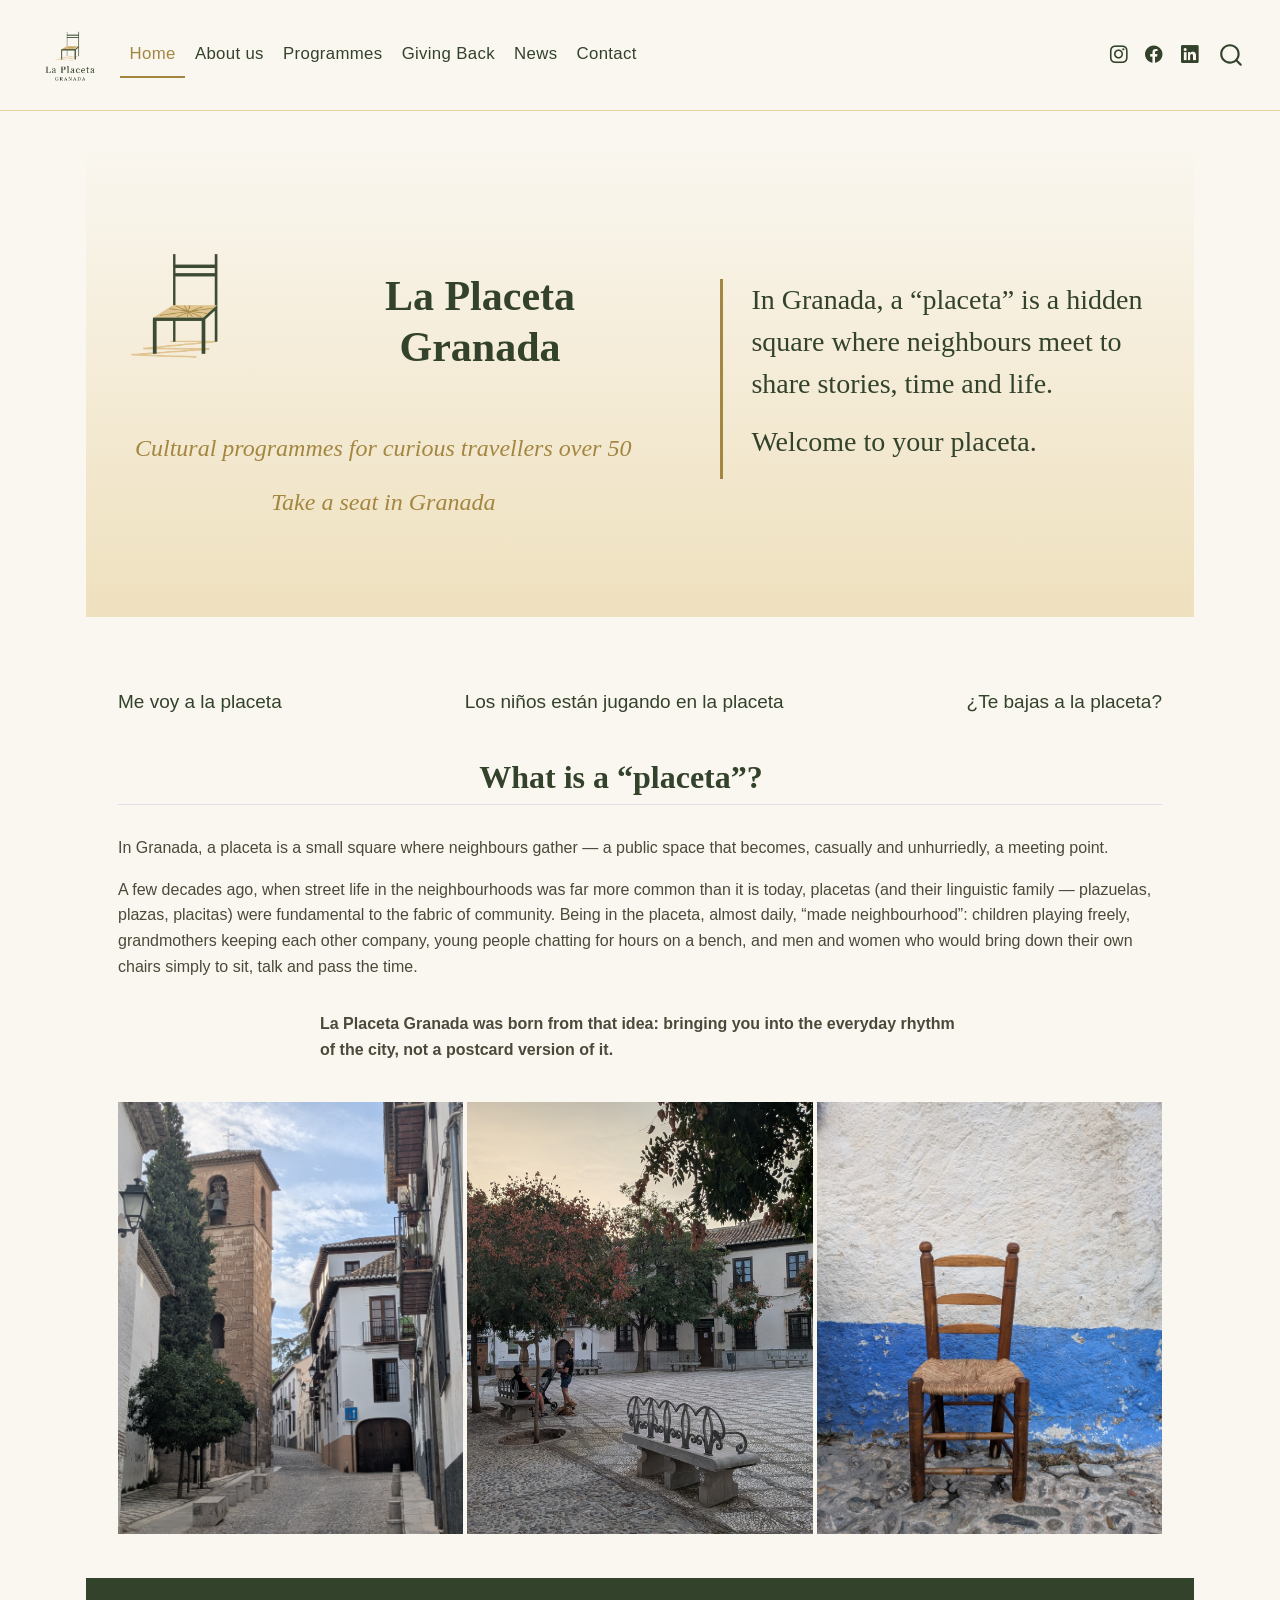
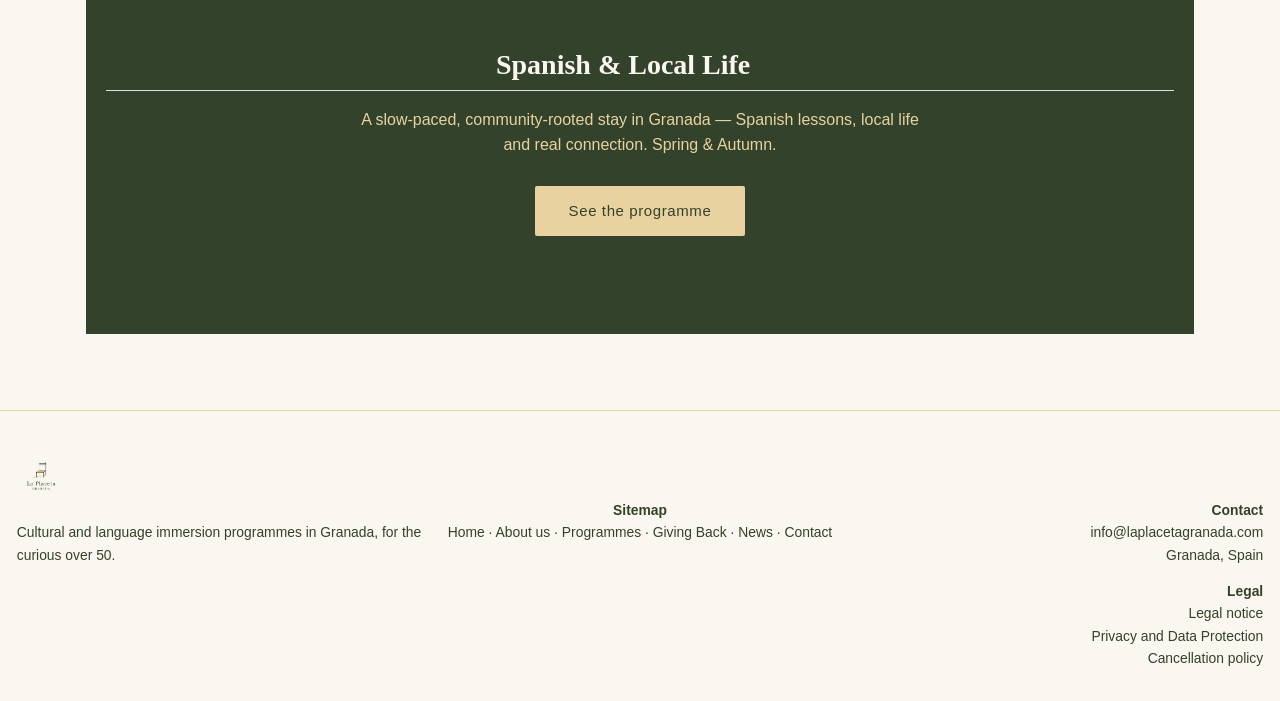
<file: docs/index.html>
<!DOCTYPE html>
<html xmlns="http://www.w3.org/1999/xhtml" lang="en" xml:lang="en"><head>

<meta charset="utf-8">
<meta name="generator" content="quarto-1.10.19">

<meta name="viewport" content="width=device-width, initial-scale=1.0, user-scalable=yes">


<title>Home – La Placeta Granada</title>
<style>
/* Default styles provided by pandoc.
** See https://pandoc.org/MANUAL.html#variables-for-html for config info.
*/
span.smallcaps{font-variant: small-caps;}
div.columns{display: flex; gap: 1.5em;}
div.column{flex: auto;}
@media screen {
div.columns{gap: min(4vw, 1.5em);}
div.column{overflow-x: auto;}
}
div.hanging-indent{margin-left: 1.5em; text-indent: -1.5em;}
ul.task-list{list-style: none;}
ul.task-list li input[type="checkbox"] {
  width: 0.8em;
  margin: 0 0.8em 0.2em -1em; /* quarto-specific, see https://github.com/quarto-dev/quarto-cli/issues/4556 */ 
  vertical-align: middle;
}
</style>


<script src="site_libs/quarto-nav/quarto-nav.js"></script>
<script src="site_libs/clipboard/clipboard.min.js"></script>
<script src="site_libs/quarto-search/autocomplete.umd.js"></script>
<script src="site_libs/quarto-search/fuse.min.js"></script>
<script src="site_libs/quarto-search/quarto-search.js"></script>
<meta name="quarto:offset" content="./">
<script src="site_libs/quarto-html/quarto.js" type="module"></script>
<script src="site_libs/quarto-html/tabsets/tabsets.js" type="module"></script>
<script src="site_libs/quarto-html/popper.min.js"></script>
<script src="site_libs/quarto-html/tippy.umd.min.js"></script>
<script src="site_libs/quarto-html/anchor.min.js"></script>
<link href="site_libs/quarto-html/tippy.css" rel="stylesheet">
<link href="site_libs/quarto-html/quarto-syntax-highlighting-bf27225e3a48a9273f3daa8f8e829971.css" rel="stylesheet" id="quarto-text-highlighting-styles">
<script src="site_libs/bootstrap/bootstrap.min.js"></script>
<link href="site_libs/bootstrap/bootstrap-icons.css" rel="stylesheet">
<link href="site_libs/bootstrap/bootstrap-3b8a17e0075c7671458ac0bf03225e95.min.css" rel="stylesheet" append-hash="true" id="quarto-bootstrap" data-mode="light">
<script id="quarto-search-options" type="application/json">{
  "location": "navbar",
  "copy-button": false,
  "collapse-after": 3,
  "panel-placement": "end",
  "type": "overlay",
  "limit": 50,
  "keyboard-shortcut": [
    "f",
    "/",
    "s"
  ],
  "show-item-context": false,
  "language": {
    "search-no-results-text": "No results",
    "search-matching-documents-text": "matching documents",
    "search-copy-link-title": "Copy link to search",
    "search-hide-matches-text": "Hide additional matches",
    "search-more-match-text": "more match in this document",
    "search-more-matches-text": "more matches in this document",
    "search-clear-button-title": "Clear",
    "search-text-placeholder": "",
    "search-detached-cancel-button-title": "Cancel",
    "search-submit-button-title": "Submit",
    "search-label": "Search"
  }
}</script>


<link rel="stylesheet" href="theme/custom.css">
<link rel="stylesheet" href="theme/news.css">
<link rel="stylesheet" href="theme/legal.css">
</head>

<body class="nav-fixed fullcontent quarto-light">

<div id="quarto-search-results"></div>
  <header id="quarto-header" class="headroom fixed-top">
    <nav class="navbar navbar-expand-lg " data-bs-theme="dark">
      <div class="navbar-container container-fluid">
      <div class="navbar-brand-container mx-auto">
    <a href="./index.html" class="navbar-brand navbar-brand-logo">
    <img src="./images/brand/logo.png" alt="La Placeta Granada" class="navbar-logo light-content">
    <img src="./images/brand/logo.png" alt="La Placeta Granada" class="navbar-logo dark-content">
    </a>
  </div>
            <div id="quarto-search" class="" title="Search"></div>
          <button class="navbar-toggler" type="button" data-bs-toggle="collapse" data-bs-target="#navbarCollapse" aria-controls="navbarCollapse" role="menu" aria-expanded="false" aria-label="Toggle navigation" onclick="if (window.quartoToggleHeadroom) { window.quartoToggleHeadroom(); }">
  <span class="navbar-toggler-icon"></span>
</button>
          <div class="collapse navbar-collapse" id="navbarCollapse">
            <ul class="navbar-nav navbar-nav-scroll me-auto">
  <li class="nav-item">
    <a class="nav-link active" href="./index.html" aria-current="page"> 
<span class="menu-text">Home</span></a>
  </li>  
  <li class="nav-item">
    <a class="nav-link" href="./about-us.html"> 
<span class="menu-text">About us</span></a>
  </li>  
  <li class="nav-item">
    <a class="nav-link" href="./programmes.html"> 
<span class="menu-text">Programmes</span></a>
  </li>  
  <li class="nav-item">
    <a class="nav-link" href="./giving-back.html"> 
<span class="menu-text">Giving Back</span></a>
  </li>  
  <li class="nav-item">
    <a class="nav-link" href="./news.html"> 
<span class="menu-text">News</span></a>
  </li>  
  <li class="nav-item">
    <a class="nav-link" href="./contact.html"> 
<span class="menu-text">Contact</span></a>
  </li>  
</ul>
            <ul class="navbar-nav navbar-nav-scroll ms-auto">
  <li class="nav-item compact">
    <a class="nav-link" href="https://instagram.com/laplacetagranada"> <i class="bi bi-instagram" role="img" aria-label="Instagram">
</i> 
<span class="menu-text"></span></a>
  </li>  
  <li class="nav-item compact">
    <a class="nav-link" href="https://www.facebook.com/share/19Ra23UsVJ/"> <i class="bi bi-facebook" role="img" aria-label="Facebook">
</i> 
<span class="menu-text"></span></a>
  </li>  
  <li class="nav-item compact">
    <a class="nav-link" href="https://www.linkedin.com/company/la-placeta-granada/"> <i class="bi bi-linkedin" role="img" aria-label="LinkedIn">
</i> 
<span class="menu-text"></span></a>
  </li>  
</ul>
          </div> <!-- /navcollapse -->
            <div class="quarto-navbar-tools">
</div>
      </div> <!-- /container-fluid -->
    </nav>
</header>
<!-- content -->
<div id="quarto-content" class="quarto-container page-columns page-rows-contents page-layout-article page-navbar">
<!-- sidebar -->
<!-- margin-sidebar -->
    
<!-- main -->
<main class="content" id="quarto-document-content">

<header id="title-block-header" class="quarto-title-block default">
<div class="quarto-title">
<h1 class="title">Home</h1>
</div>



<div class="quarto-title-meta">

    
  
    
  </div>
  


</header>


<div class="hero">
<div class="hero-left">
<div class="hero-left-top">
<p><img src="images/brand/isologo-transparent.png" class="iso img-fluid"></p>
<section id="la-placeta-granada" class="level1">
<h1>La Placeta Granada</h1>
</section>
</div>
<div class="slogan">
<p>Cultural programmes for curious travellers over 50</p>
<p>Take a seat in Granada</p>
</div>
</div>
<div class="hero-right">
<p>In Granada, a “placeta” is a hidden square where neighbours meet to share stories, time and life.</p>
<p>Welcome to your placeta.</p>
</div>
</div>
<div class="quotes-block">
<div class="quotes">
<p><span>Me voy a la placeta</span> <span>Los niños están jugando en la placeta</span> <span>¿Te bajas a la placeta?</span></p>
</div>
<section id="what-is-a-placeta" class="level2 placeta-explain">
<h2 class="anchored" data-anchor-id="what-is-a-placeta">What is a “placeta”?</h2>
<p>In Granada, a placeta is a small square where neighbours gather — a public space that becomes, casually and unhurriedly, a meeting point.</p>
<p>A few decades ago, when street life in the neighbourhoods was far more common than it is today, placetas (and their linguistic family — plazuelas, plazas, placitas) were fundamental to the fabric of community. Being in the placeta, almost daily, “made neighbourhood”: children playing freely, grandmothers keeping each other company, young people chatting for hours on a bench, and men and women who would bring down their own chairs simply to sit, talk and pass the time.</p>
<div class="lead-quote">
<p>La Placeta Granada was born from that idea: bringing you into the everyday rhythm of the city, not a postcard version of it.</p>
</div>
</section>
<div class="photo-strip">
<div class="quarto-figure quarto-figure-center">
<figure class="figure">
<p><img src="images/photography/Albaicín.jpg" class="img-fluid figure-img"></p>
<figcaption>Albaicín neighbourhood, Granada</figcaption>
</figure>
</div>
<div class="quarto-figure quarto-figure-center">
<figure class="figure">
<p><img src="images/photography/placeta barrio.jpg" class="img-fluid figure-img"></p>
<figcaption>A neighbourhood placeta in Granada</figcaption>
</figure>
</div>
<div class="quarto-figure quarto-figure-center">
<figure class="figure">
<p><img src="images/photography/silla de enea.jpg" class="img-fluid figure-img"></p>
<figcaption>Traditional silla de enea chair</figcaption>
</figure>
</div>
</div>
</div>
<section id="spanish-local-life" class="level2 programme-teaser">
<h2 class="anchored" data-anchor-id="spanish-local-life">Spanish &amp; Local Life</h2>
<p>A slow-paced, community-rooted stay in Granada — Spanish lessons, local life and real connection. Spring &amp; Autumn.</p>
<p><a href="./programmes.html" class="btn">See the programme</a></p>
</section>



</main> <!-- /main -->
<script id="quarto-html-after-body" type="application/javascript">
  window.document.addEventListener("DOMContentLoaded", function (event) {
    const icon = "";
    const anchorJS = new window.AnchorJS();
    anchorJS.options = {
      placement: 'right',
      icon: icon
    };
    anchorJS.add('.anchored');
    const isCodeAnnotation = (el) => {
      for (const clz of el.classList) {
        if (clz.startsWith('code-annotation-')) {                     
          return true;
        }
      }
      return false;
    }
    const onCopySuccess = function(e) {
      // button target
      const button = e.trigger;
      // don't keep focus
      button.blur();
      // flash "checked"
      button.classList.add('code-copy-button-checked');
      var currentTitle = button.getAttribute("title");
      button.setAttribute("title", "Copied!");
      let tooltip;
      if (window.bootstrap) {
        button.setAttribute("data-bs-toggle", "tooltip");
        button.setAttribute("data-bs-placement", "left");
        button.setAttribute("data-bs-title", "Copied!");
        tooltip = new bootstrap.Tooltip(button, 
          { trigger: "manual", 
            customClass: "code-copy-button-tooltip",
            offset: [0, -8]});
        tooltip.show();    
      }
      setTimeout(function() {
        if (tooltip) {
          tooltip.hide();
          button.removeAttribute("data-bs-title");
          button.removeAttribute("data-bs-toggle");
          button.removeAttribute("data-bs-placement");
        }
        button.setAttribute("title", currentTitle);
        button.classList.remove('code-copy-button-checked');
      }, 1000);
      // clear code selection
      e.clearSelection();
    }
    const getTextToCopy = function(trigger) {
      const outerScaffold = trigger.parentElement.cloneNode(true);
      const codeEl = outerScaffold.querySelector('code');
      for (const childEl of codeEl.children) {
        if (isCodeAnnotation(childEl)) {
          childEl.remove();
        }
      }
      return codeEl.innerText;
    }
    const clipboard = new window.ClipboardJS('.code-copy-button:not([data-in-quarto-modal])', {
      text: getTextToCopy
    });
    clipboard.on('success', onCopySuccess);
    if (window.document.getElementById('quarto-embedded-source-code-modal')) {
      const clipboardModal = new window.ClipboardJS('.code-copy-button[data-in-quarto-modal]', {
        text: getTextToCopy,
        container: window.document.getElementById('quarto-embedded-source-code-modal')
      });
      clipboardModal.on('success', onCopySuccess);
    }
      var localhostRegex = new RegExp(/^(?:http|https):\/\/localhost\:?[0-9]*\//);
      var mailtoRegex = new RegExp(/^mailto:/);
        var filterRegex = new RegExp("https:\/\/laplacetagranada\.com");
      var isInternal = (href) => {
          return filterRegex.test(href) || localhostRegex.test(href) || mailtoRegex.test(href);
      }
      // Inspect non-navigation links and adorn them if external
     var links = window.document.querySelectorAll('a[href]:not(.nav-link):not(.navbar-brand):not(.toc-action):not(.sidebar-link):not(.sidebar-item-toggle):not(.pagination-link):not(.no-external):not([aria-hidden]):not(.dropdown-item):not(.quarto-navigation-tool):not(.about-link)');
      for (var i=0; i<links.length; i++) {
        const link = links[i];
        if (!isInternal(link.href)) {
          // undo the damage that might have been done by quarto-nav.js in the case of
          // links that we want to consider external
          if (link.dataset.originalHref !== undefined) {
            link.href = link.dataset.originalHref;
          }
        }
      }
    function tippyHover(el, contentFn, onTriggerFn, onUntriggerFn) {
      const config = {
        allowHTML: true,
        maxWidth: 500,
        delay: 100,
        arrow: false,
        appendTo: function(el) {
            return el.parentElement;
        },
        interactive: true,
        interactiveBorder: 10,
        theme: 'quarto',
        placement: 'bottom-start',
      };
      if (contentFn) {
        config.content = contentFn;
      }
      if (onTriggerFn) {
        config.onTrigger = onTriggerFn;
      }
      if (onUntriggerFn) {
        config.onUntrigger = onUntriggerFn;
      }
      window.tippy(el, config); 
    }
    const noterefs = window.document.querySelectorAll('a[role="doc-noteref"]');
    for (var i=0; i<noterefs.length; i++) {
      const ref = noterefs[i];
      tippyHover(ref, function() {
        // use id or data attribute instead here
        let href = ref.getAttribute('data-footnote-href') || ref.getAttribute('href');
        try { href = new URL(href).hash; } catch {}
        const id = href.replace(/^#\/?/, "");
        const note = window.document.getElementById(id);
        if (note) {
          return note.innerHTML;
        } else {
          return "";
        }
      });
    }
    const xrefs = window.document.querySelectorAll('a.quarto-xref');
    const processXRef = (id, note) => {
      // Strip column container classes
      const stripColumnClz = (el) => {
        el.classList.remove("page-full", "page-columns");
        if (el.children) {
          for (const child of el.children) {
            stripColumnClz(child);
          }
        }
      }
      stripColumnClz(note)
      if (id === null || id.startsWith('sec-')) {
        // Special case sections, only their first couple elements
        const container = document.createElement("div");
        if (note.children && note.children.length > 2) {
          container.appendChild(note.children[0].cloneNode(true));
          for (let i = 1; i < note.children.length; i++) {
            const child = note.children[i];
            if (child.tagName === "P" && child.innerText === "") {
              continue;
            } else {
              container.appendChild(child.cloneNode(true));
              break;
            }
          }
          if (window.Quarto?.typesetMath) {
            window.Quarto.typesetMath(container);
          }
          return container.innerHTML
        } else {
          if (window.Quarto?.typesetMath) {
            window.Quarto.typesetMath(note);
          }
          return note.innerHTML;
        }
      } else {
        // Remove any anchor links if they are present
        const anchorLink = note.querySelector('a.anchorjs-link');
        if (anchorLink) {
          anchorLink.remove();
        }
        if (window.Quarto?.typesetMath) {
          window.Quarto.typesetMath(note);
        }
        if (note.classList.contains("callout")) {
          return note.outerHTML;
        } else {
          return note.innerHTML;
        }
      }
    }
    for (var i=0; i<xrefs.length; i++) {
      const xref = xrefs[i];
      tippyHover(xref, undefined, function(instance) {
        instance.disable();
        let url = xref.getAttribute('href');
        let hash = undefined; 
        if (url.startsWith('#')) {
          hash = url;
        } else {
          try { hash = new URL(url).hash; } catch {}
        }
        if (hash) {
          const id = hash.replace(/^#\/?/, "");
          const note = window.document.getElementById(id);
          if (note !== null) {
            try {
              const html = processXRef(id, note.cloneNode(true));
              instance.setContent(html);
            } finally {
              instance.enable();
              instance.show();
            }
          } else {
            // See if we can fetch this
            fetch(url.split('#')[0])
            .then(res => res.text())
            .then(html => {
              const parser = new DOMParser();
              const htmlDoc = parser.parseFromString(html, "text/html");
              const note = htmlDoc.getElementById(id);
              if (note !== null) {
                const html = processXRef(id, note);
                instance.setContent(html);
              } 
            }).finally(() => {
              instance.enable();
              instance.show();
            });
          }
        } else {
          // See if we can fetch a full url (with no hash to target)
          // This is a special case and we should probably do some content thinning / targeting
          fetch(url)
          .then(res => res.text())
          .then(html => {
            const parser = new DOMParser();
            const htmlDoc = parser.parseFromString(html, "text/html");
            const note = htmlDoc.querySelector('main.content');
            if (note !== null) {
              // This should only happen for chapter cross references
              // (since there is no id in the URL)
              // remove the first header
              if (note.children.length > 0 && note.children[0].tagName === "HEADER") {
                note.children[0].remove();
              }
              const html = processXRef(null, note);
              instance.setContent(html);
            } 
          }).finally(() => {
            instance.enable();
            instance.show();
          });
        }
      }, function(instance) {
      });
    }
        let selectedAnnoteEl;
        const selectorForAnnotation = ( cell, annotation) => {
          let cellAttr = 'data-code-cell="' + cell + '"';
          let lineAttr = 'data-code-annotation="' +  annotation + '"';
          const selector = 'span[' + cellAttr + '][' + lineAttr + ']';
          return selector;
        }
        const selectCodeLines = (annoteEl) => {
          const doc = window.document;
          const targetCell = annoteEl.getAttribute("data-target-cell");
          const targetAnnotation = annoteEl.getAttribute("data-target-annotation");
          const annoteSpan = window.document.querySelector(selectorForAnnotation(targetCell, targetAnnotation));
          const lines = annoteSpan.getAttribute("data-code-lines").split(",");
          const lineIds = lines.map((line) => {
            return targetCell + "-" + line;
          })
          let top = null;
          let height = null;
          let parent = null;
          if (lineIds.length > 0) {
              //compute the position of the single el (top and bottom and make a div)
              const el = window.document.getElementById(lineIds[0]);
              top = el.offsetTop;
              height = el.offsetHeight;
              parent = el.parentElement.parentElement;
            if (lineIds.length > 1) {
              const lastEl = window.document.getElementById(lineIds[lineIds.length - 1]);
              const bottom = lastEl.offsetTop + lastEl.offsetHeight;
              height = bottom - top;
            }
            if (top !== null && height !== null && parent !== null) {
              // cook up a div (if necessary) and position it 
              let div = window.document.getElementById("code-annotation-line-highlight");
              if (div === null) {
                div = window.document.createElement("div");
                div.setAttribute("id", "code-annotation-line-highlight");
                div.style.position = 'absolute';
                parent.appendChild(div);
              }
              div.style.top = top - 2 + "px";
              div.style.height = height + 4 + "px";
              div.style.left = 0;
              let gutterDiv = window.document.getElementById("code-annotation-line-highlight-gutter");
              if (gutterDiv === null) {
                gutterDiv = window.document.createElement("div");
                gutterDiv.setAttribute("id", "code-annotation-line-highlight-gutter");
                gutterDiv.style.position = 'absolute';
                const codeCell = window.document.getElementById(targetCell);
                const gutter = codeCell.querySelector('.code-annotation-gutter');
                gutter.appendChild(gutterDiv);
              }
              gutterDiv.style.top = top - 2 + "px";
              gutterDiv.style.height = height + 4 + "px";
            }
            selectedAnnoteEl = annoteEl;
          }
        };
        const unselectCodeLines = () => {
          const elementsIds = ["code-annotation-line-highlight", "code-annotation-line-highlight-gutter"];
          elementsIds.forEach((elId) => {
            const div = window.document.getElementById(elId);
            if (div) {
              div.remove();
            }
          });
          selectedAnnoteEl = undefined;
        };
          // Handle positioning of the toggle
      window.addEventListener(
        "resize",
        throttle(() => {
          elRect = undefined;
          if (selectedAnnoteEl) {
            selectCodeLines(selectedAnnoteEl);
          }
        }, 10)
      );
      function throttle(fn, ms) {
      let throttle = false;
      let timer;
        return (...args) => {
          if(!throttle) { // first call gets through
              fn.apply(this, args);
              throttle = true;
          } else { // all the others get throttled
              if(timer) clearTimeout(timer); // cancel #2
              timer = setTimeout(() => {
                fn.apply(this, args);
                timer = throttle = false;
              }, ms);
          }
        };
      }
        // Attach click handler to the DT
        const annoteDls = window.document.querySelectorAll('dt[data-target-cell]');
        for (const annoteDlNode of annoteDls) {
          annoteDlNode.addEventListener('click', (event) => {
            const clickedEl = event.target;
            if (clickedEl !== selectedAnnoteEl) {
              unselectCodeLines();
              const activeEl = window.document.querySelector('dt[data-target-cell].code-annotation-active');
              if (activeEl) {
                activeEl.classList.remove('code-annotation-active');
              }
              selectCodeLines(clickedEl);
              clickedEl.classList.add('code-annotation-active');
            } else {
              // Unselect the line
              unselectCodeLines();
              clickedEl.classList.remove('code-annotation-active');
            }
          });
        }
    const findCites = (el) => {
      const parentEl = el.parentElement;
      if (parentEl) {
        const cites = parentEl.dataset.cites;
        if (cites) {
          return {
            el,
            cites: cites.split(' ')
          };
        } else {
          return findCites(el.parentElement)
        }
      } else {
        return undefined;
      }
    };
    var bibliorefs = window.document.querySelectorAll('a[role="doc-biblioref"]');
    for (var i=0; i<bibliorefs.length; i++) {
      const ref = bibliorefs[i];
      const citeInfo = findCites(ref);
      if (citeInfo) {
        tippyHover(citeInfo.el, function() {
          var popup = window.document.createElement('div');
          citeInfo.cites.forEach(function(cite) {
            var citeDiv = window.document.createElement('div');
            citeDiv.classList.add('hanging-indent');
            citeDiv.classList.add('csl-entry');
            var biblioDiv = window.document.getElementById('ref-' + cite);
            if (biblioDiv) {
              citeDiv.innerHTML = biblioDiv.innerHTML;
            }
            popup.appendChild(citeDiv);
          });
          return popup.innerHTML;
        });
      }
    }
  });
  </script>
</div> <!-- /content -->
<footer class="footer">
  <div class="nav-footer">
    <div class="nav-footer-left">
<p><img src="./images/brand/logo.png" height="48"><br>
Cultural and language immersion programmes in Granada, for the curious over 50.</p>
</div>   
    <div class="nav-footer-center">
<p><strong>Sitemap</strong><br>
<a href="./index.html">Home</a> · <a href="./about-us.html">About us</a> · <a href="./programmes.html">Programmes</a> · <a href="./giving-back.html">Giving Back</a> · <a href="./news.html">News</a> · <a href="./contact.html">Contact</a></p>
</div>
    <div class="nav-footer-right">
<p><strong>Contact</strong><br>
<a href="mailto:info@laplacetagranada.com">info@laplacetagranada.com</a><br>
Granada, Spain</p>
<p><strong>Legal</strong><br>
<a href="./legal-notice.html">Legal notice</a><br>
<a href="./privacy.html">Privacy and Data Protection</a><br>
<a href="./cancellation-policy.html">Cancellation policy</a></p>
</div>
  </div>
</footer>




</body></html>
</file>
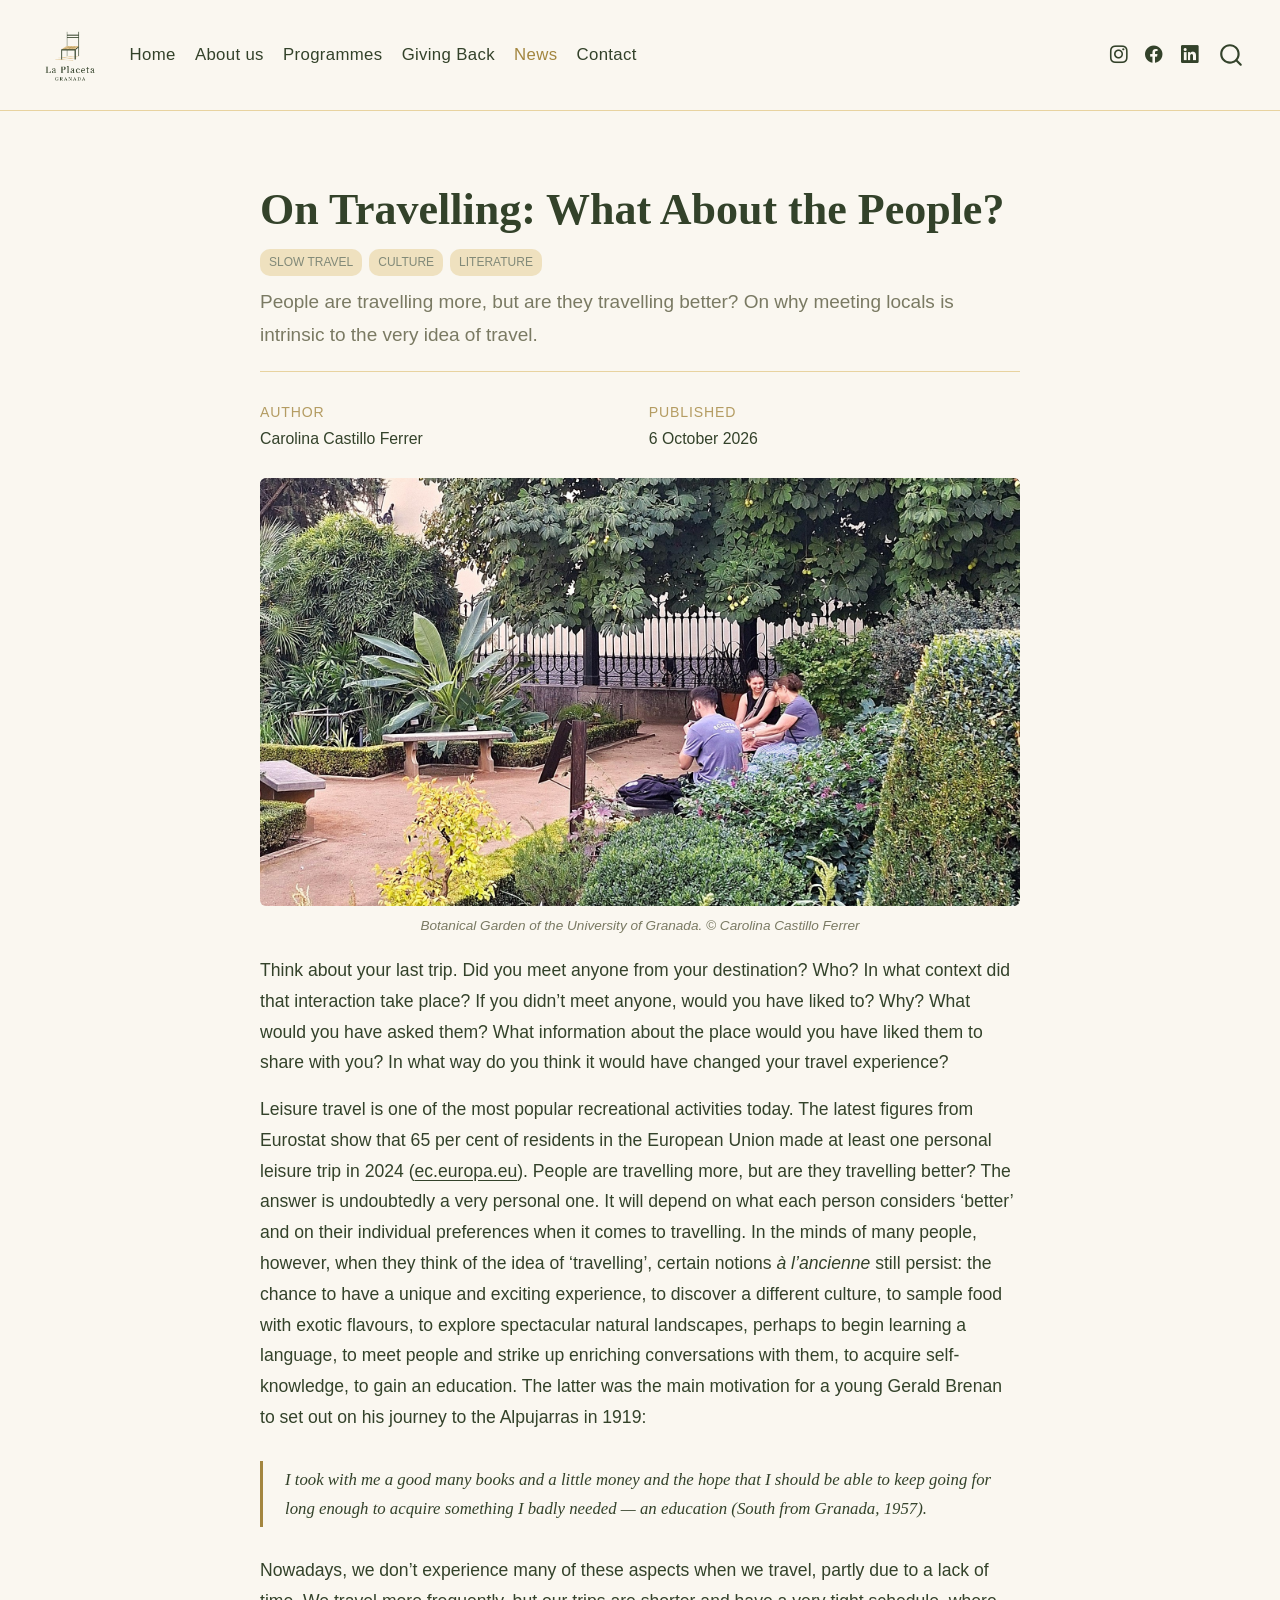
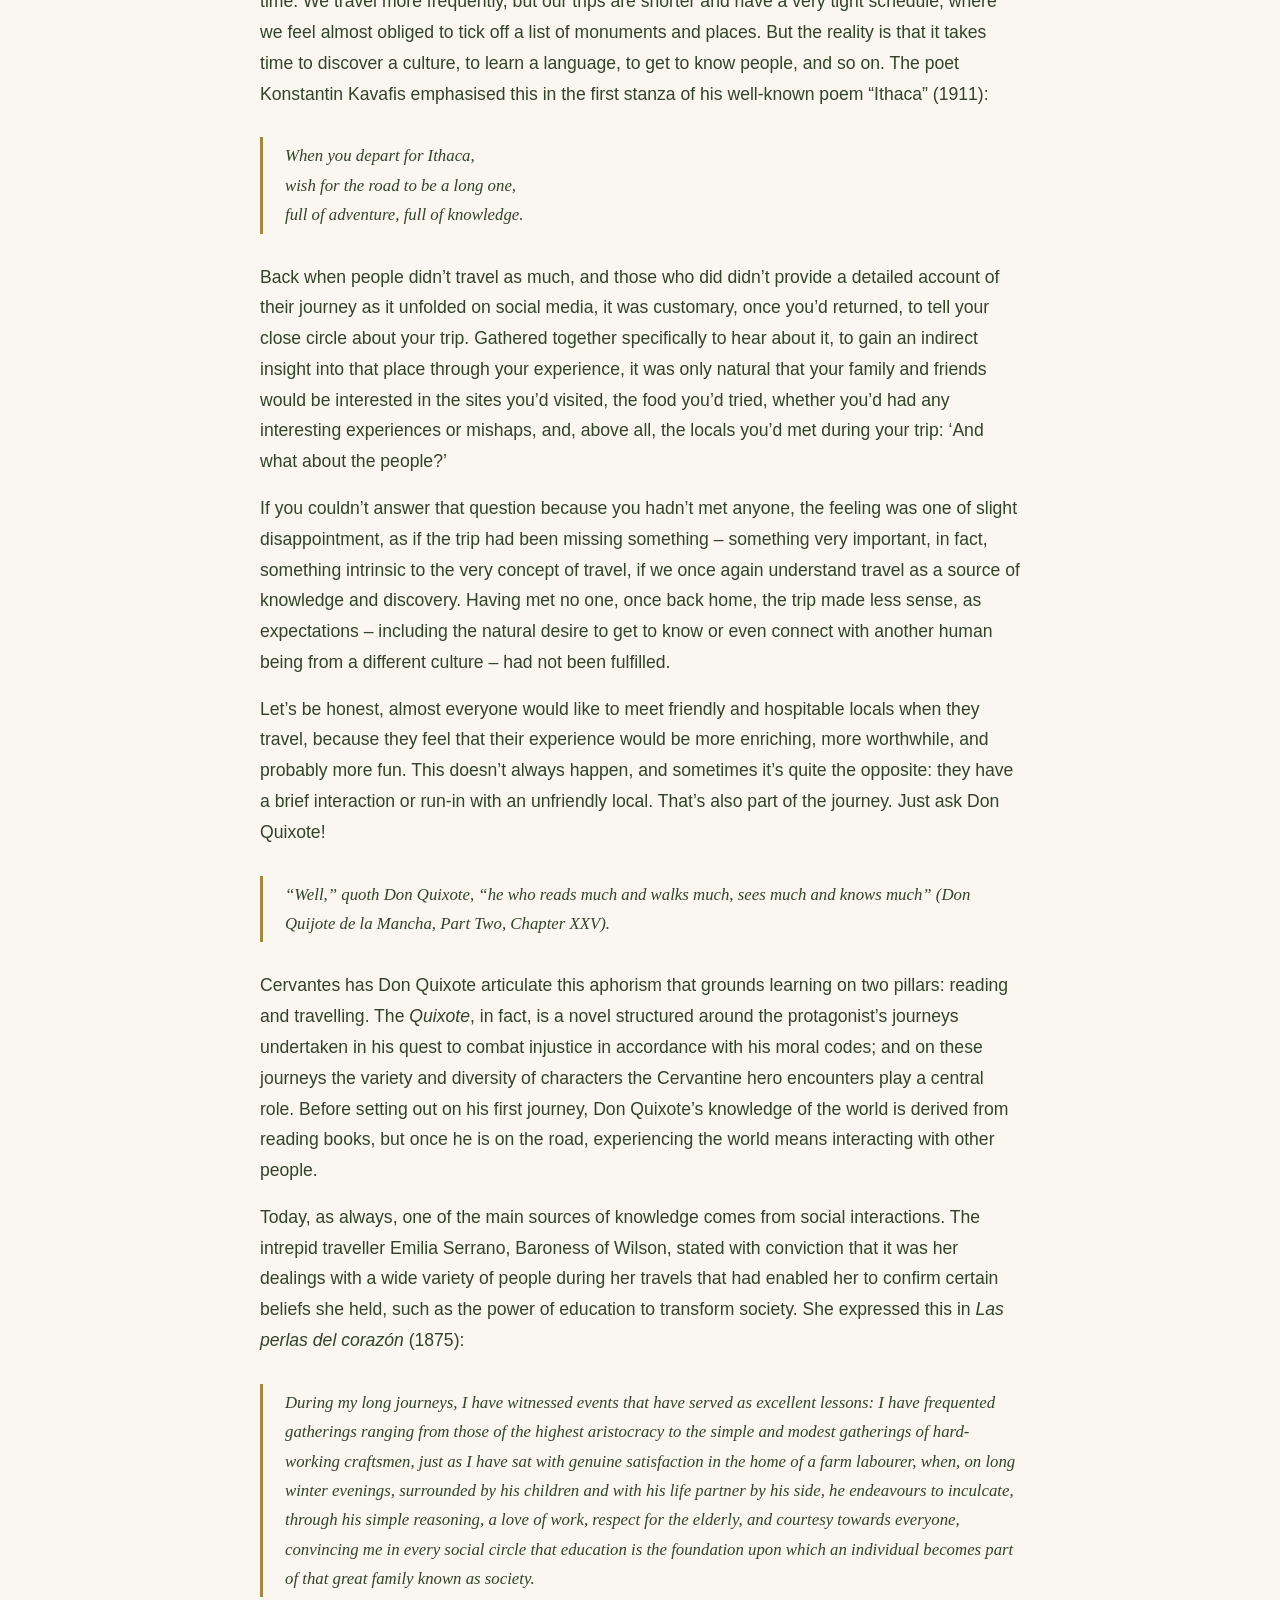
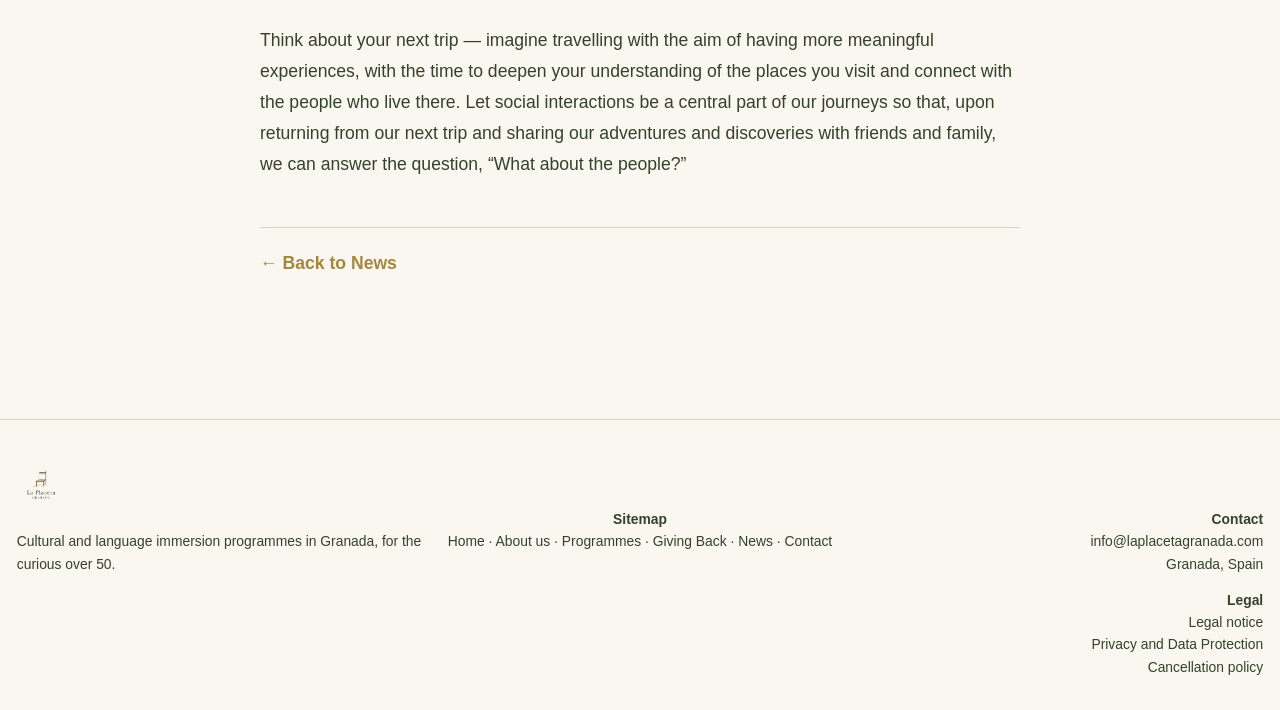
<file: docs/posts/2026-10-06-what-about-the-people/index.html>
<!DOCTYPE html>
<html xmlns="http://www.w3.org/1999/xhtml" lang="en" xml:lang="en"><head>

<meta charset="utf-8">
<meta name="generator" content="quarto-1.10.19">

<meta name="viewport" content="width=device-width, initial-scale=1.0, user-scalable=yes">

<meta name="author" content="Carolina Castillo Ferrer">
<meta name="dcterms.date" content="2026-10-06">
<meta name="description" content="People are travelling more, but are they travelling better? On why meeting locals is intrinsic to the very idea of travel.">

<title>On Travelling: What About the People? – La Placeta Granada</title>
<style>
/* Default styles provided by pandoc.
** See https://pandoc.org/MANUAL.html#variables-for-html for config info.
*/
span.smallcaps{font-variant: small-caps;}
div.columns{display: flex; gap: 1.5em;}
div.column{flex: auto;}
@media screen {
div.columns{gap: min(4vw, 1.5em);}
div.column{overflow-x: auto;}
}
div.hanging-indent{margin-left: 1.5em; text-indent: -1.5em;}
ul.task-list{list-style: none;}
ul.task-list li input[type="checkbox"] {
  width: 0.8em;
  margin: 0 0.8em 0.2em -1em; /* quarto-specific, see https://github.com/quarto-dev/quarto-cli/issues/4556 */ 
  vertical-align: middle;
}
</style>


<script src="../../site_libs/quarto-nav/quarto-nav.js"></script>
<script src="../../site_libs/clipboard/clipboard.min.js"></script>
<script src="../../site_libs/quarto-search/autocomplete.umd.js"></script>
<script src="../../site_libs/quarto-search/fuse.min.js"></script>
<script src="../../site_libs/quarto-search/quarto-search.js"></script>
<meta name="quarto:offset" content="../../">
<script src="../../site_libs/quarto-html/quarto.js" type="module"></script>
<script src="../../site_libs/quarto-html/tabsets/tabsets.js" type="module"></script>
<script src="../../site_libs/quarto-html/popper.min.js"></script>
<script src="../../site_libs/quarto-html/tippy.umd.min.js"></script>
<script src="../../site_libs/quarto-html/anchor.min.js"></script>
<link href="../../site_libs/quarto-html/tippy.css" rel="stylesheet">
<link href="../../site_libs/quarto-html/quarto-syntax-highlighting-bf27225e3a48a9273f3daa8f8e829971.css" rel="stylesheet" id="quarto-text-highlighting-styles">
<script src="../../site_libs/bootstrap/bootstrap.min.js"></script>
<link href="../../site_libs/bootstrap/bootstrap-icons.css" rel="stylesheet">
<link href="../../site_libs/bootstrap/bootstrap-3b8a17e0075c7671458ac0bf03225e95.min.css" rel="stylesheet" append-hash="true" id="quarto-bootstrap" data-mode="light">
<script id="quarto-search-options" type="application/json">{
  "location": "navbar",
  "copy-button": false,
  "collapse-after": 3,
  "panel-placement": "end",
  "type": "overlay",
  "limit": 50,
  "keyboard-shortcut": [
    "f",
    "/",
    "s"
  ],
  "show-item-context": false,
  "language": {
    "search-no-results-text": "No results",
    "search-matching-documents-text": "matching documents",
    "search-copy-link-title": "Copy link to search",
    "search-hide-matches-text": "Hide additional matches",
    "search-more-match-text": "more match in this document",
    "search-more-matches-text": "more matches in this document",
    "search-clear-button-title": "Clear",
    "search-text-placeholder": "",
    "search-detached-cancel-button-title": "Cancel",
    "search-submit-button-title": "Submit",
    "search-label": "Search"
  }
}</script>


<link rel="stylesheet" href="../../theme/custom.css">
<link rel="stylesheet" href="../../theme/news.css">
<link rel="stylesheet" href="../../theme/legal.css">
</head>

<body class="nav-fixed blog-post fullcontent quarto-light">

<div id="quarto-search-results"></div>
  <header id="quarto-header" class="headroom fixed-top">
    <nav class="navbar navbar-expand-lg " data-bs-theme="dark">
      <div class="navbar-container container-fluid">
      <div class="navbar-brand-container mx-auto">
    <a href="../../index.html" class="navbar-brand navbar-brand-logo">
    <img src="../../images/brand/logo.png" alt="La Placeta Granada" class="navbar-logo light-content">
    <img src="../../images/brand/logo.png" alt="La Placeta Granada" class="navbar-logo dark-content">
    </a>
  </div>
            <div id="quarto-search" class="" title="Search"></div>
          <button class="navbar-toggler" type="button" data-bs-toggle="collapse" data-bs-target="#navbarCollapse" aria-controls="navbarCollapse" role="menu" aria-expanded="false" aria-label="Toggle navigation" onclick="if (window.quartoToggleHeadroom) { window.quartoToggleHeadroom(); }">
  <span class="navbar-toggler-icon"></span>
</button>
          <div class="collapse navbar-collapse" id="navbarCollapse">
            <ul class="navbar-nav navbar-nav-scroll me-auto">
  <li class="nav-item">
    <a class="nav-link" href="../../index.html"> 
<span class="menu-text">Home</span></a>
  </li>  
  <li class="nav-item">
    <a class="nav-link" href="../../about-us.html"> 
<span class="menu-text">About us</span></a>
  </li>  
  <li class="nav-item">
    <a class="nav-link" href="../../programmes.html"> 
<span class="menu-text">Programmes</span></a>
  </li>  
  <li class="nav-item">
    <a class="nav-link" href="../../giving-back.html"> 
<span class="menu-text">Giving Back</span></a>
  </li>  
  <li class="nav-item">
    <a class="nav-link" href="../../news.html"> 
<span class="menu-text">News</span></a>
  </li>  
  <li class="nav-item">
    <a class="nav-link" href="../../contact.html"> 
<span class="menu-text">Contact</span></a>
  </li>  
</ul>
            <ul class="navbar-nav navbar-nav-scroll ms-auto">
  <li class="nav-item compact">
    <a class="nav-link" href="https://instagram.com/laplacetagranada"> <i class="bi bi-instagram" role="img" aria-label="Instagram">
</i> 
<span class="menu-text"></span></a>
  </li>  
  <li class="nav-item compact">
    <a class="nav-link" href="https://www.facebook.com/share/19Ra23UsVJ/"> <i class="bi bi-facebook" role="img" aria-label="Facebook">
</i> 
<span class="menu-text"></span></a>
  </li>  
  <li class="nav-item compact">
    <a class="nav-link" href="https://www.linkedin.com/company/la-placeta-granada/"> <i class="bi bi-linkedin" role="img" aria-label="LinkedIn">
</i> 
<span class="menu-text"></span></a>
  </li>  
</ul>
          </div> <!-- /navcollapse -->
            <div class="quarto-navbar-tools">
</div>
      </div> <!-- /container-fluid -->
    </nav>
</header>
<!-- content -->
<div id="quarto-content" class="quarto-container page-columns page-rows-contents page-layout-article page-navbar">
<!-- sidebar -->
<!-- margin-sidebar -->
    
<!-- main -->
<main class="content" id="quarto-document-content">

<header id="title-block-header" class="quarto-title-block default">
<div class="quarto-title">
<h1 class="title">On Travelling: What About the People?</h1>
  <div class="quarto-categories">
    <div class="quarto-category">Slow travel</div>
    <div class="quarto-category">Culture</div>
    <div class="quarto-category">Literature</div>
  </div>
  </div>

<div>
  <div class="description">
    People are travelling more, but are they travelling better? On why meeting locals is intrinsic to the very idea of travel.
  </div>
</div>


<div class="quarto-title-meta">

    <div>
    <div class="quarto-title-meta-heading">Author</div>
    <div class="quarto-title-meta-contents">
             <p>Carolina Castillo Ferrer </p>
          </div>
  </div>
    
    <div>
    <div class="quarto-title-meta-heading">Published</div>
    <div class="quarto-title-meta-contents">
      <p class="date">6 October 2026</p>
    </div>
  </div>
  
    
  </div>
  


</header>


<div class="quarto-figure quarto-figure-center">
<figure class="figure">
<p><img src="cover.jpg" class="post-cover img-fluid figure-img"></p>
<figcaption>Botanical Garden of the University of Granada. © Carolina Castillo Ferrer</figcaption>
</figure>
</div>
<p>Think about your last trip. Did you meet anyone from your destination? Who? In what context did that interaction take place? If you didn’t meet anyone, would you have liked to? Why? What would you have asked them? What information about the place would you have liked them to share with you? In what way do you think it would have changed your travel experience?</p>
<p>Leisure travel is one of the most popular recreational activities today. The latest figures from Eurostat show that 65 per cent of residents in the European Union made at least one personal leisure trip in 2024 (<a href="https://ec.europa.eu">ec.europa.eu</a>). People are travelling more, but are they travelling better? The answer is undoubtedly a very personal one. It will depend on what each person considers ‘better’ and on their individual preferences when it comes to travelling. In the minds of many people, however, when they think of the idea of ‘travelling’, certain notions <em>à l’ancienne</em> still persist: the chance to have a unique and exciting experience, to discover a different culture, to sample food with exotic flavours, to explore spectacular natural landscapes, perhaps to begin learning a language, to meet people and strike up enriching conversations with them, to acquire self-knowledge, to gain an education. The latter was the main motivation for a young Gerald Brenan to set out on his journey to the Alpujarras in 1919:</p>
<blockquote class="blockquote">
<p>I took with me a good many books and a little money and the hope that I should be able to keep going for long enough to acquire something I badly needed — an education (<em>South from Granada</em>, 1957).</p>
</blockquote>
<p>Nowadays, we don’t experience many of these aspects when we travel, partly due to a lack of time. We travel more frequently, but our trips are shorter and have a very tight schedule, where we feel almost obliged to tick off a list of monuments and places. But the reality is that it takes time to discover a culture, to learn a language, to get to know people, and so on. The poet Konstantin Kavafis emphasised this in the first stanza of his well-known poem “Ithaca” (1911):</p>
<blockquote class="blockquote">
<p>When you depart for Ithaca,<br>
wish for the road to be a long one,<br>
full of adventure, full of knowledge.</p>
</blockquote>
<p>Back when people didn’t travel as much, and those who did didn’t provide a detailed account of their journey as it unfolded on social media, it was customary, once you’d returned, to tell your close circle about your trip. Gathered together specifically to hear about it, to gain an indirect insight into that place through your experience, it was only natural that your family and friends would be interested in the sites you’d visited, the food you’d tried, whether you’d had any interesting experiences or mishaps, and, above all, the locals you’d met during your trip: ‘And what about the people?’</p>
<p>If you couldn’t answer that question because you hadn’t met anyone, the feeling was one of slight disappointment, as if the trip had been missing something – something very important, in fact, something intrinsic to the very concept of travel, if we once again understand travel as a source of knowledge and discovery. Having met no one, once back home, the trip made less sense, as expectations – including the natural desire to get to know or even connect with another human being from a different culture – had not been fulfilled.</p>
<p>Let’s be honest, almost everyone would like to meet friendly and hospitable locals when they travel, because they feel that their experience would be more enriching, more worthwhile, and probably more fun. This doesn’t always happen, and sometimes it’s quite the opposite: they have a brief interaction or run-in with an unfriendly local. That’s also part of the journey. Just ask Don Quixote!</p>
<blockquote class="blockquote">
<p>“Well,” quoth Don Quixote, “he who reads much and walks much, sees much and knows much” (<em>Don Quijote de la Mancha</em>, Part Two, Chapter XXV).</p>
</blockquote>
<p>Cervantes has Don Quixote articulate this aphorism that grounds learning on two pillars: reading and travelling. The <em>Quixote</em>, in fact, is a novel structured around the protagonist’s journeys undertaken in his quest to combat injustice in accordance with his moral codes; and on these journeys the variety and diversity of characters the Cervantine hero encounters play a central role. Before setting out on his first journey, Don Quixote’s knowledge of the world is derived from reading books, but once he is on the road, experiencing the world means interacting with other people.</p>
<p>Today, as always, one of the main sources of knowledge comes from social interactions. The intrepid traveller Emilia Serrano, Baroness of Wilson, stated with conviction that it was her dealings with a wide variety of people during her travels that had enabled her to confirm certain beliefs she held, such as the power of education to transform society. She expressed this in <em>Las perlas del corazón</em> (1875):</p>
<blockquote class="blockquote">
<p>During my long journeys, I have witnessed events that have served as excellent lessons: I have frequented gatherings ranging from those of the highest aristocracy to the simple and modest gatherings of hard-working craftsmen, just as I have sat with genuine satisfaction in the home of a farm labourer, when, on long winter evenings, surrounded by his children and with his life partner by his side, he endeavours to inculcate, through his simple reasoning, a love of work, respect for the elderly, and courtesy towards everyone, convincing me in every social circle that education is the foundation upon which an individual becomes part of that great family known as society.</p>
</blockquote>
<p>Think about your next trip — imagine travelling with the aim of having more meaningful experiences, with the time to deepen your understanding of the places you visit and connect with the people who live there. Let social interactions be a central part of our journeys so that, upon returning from our next trip and sharing our adventures and discoveries with friends and family, we can answer the question, “What about the people?”</p>
<div class="post-back">
<p><a href="../../news.html">← Back to News</a></p>
</div>



</main> <!-- /main -->
<script id="quarto-html-after-body" type="application/javascript">
  window.document.addEventListener("DOMContentLoaded", function (event) {
    const icon = "";
    const anchorJS = new window.AnchorJS();
    anchorJS.options = {
      placement: 'right',
      icon: icon
    };
    anchorJS.add('.anchored');
    const isCodeAnnotation = (el) => {
      for (const clz of el.classList) {
        if (clz.startsWith('code-annotation-')) {                     
          return true;
        }
      }
      return false;
    }
    const onCopySuccess = function(e) {
      // button target
      const button = e.trigger;
      // don't keep focus
      button.blur();
      // flash "checked"
      button.classList.add('code-copy-button-checked');
      var currentTitle = button.getAttribute("title");
      button.setAttribute("title", "Copied!");
      let tooltip;
      if (window.bootstrap) {
        button.setAttribute("data-bs-toggle", "tooltip");
        button.setAttribute("data-bs-placement", "left");
        button.setAttribute("data-bs-title", "Copied!");
        tooltip = new bootstrap.Tooltip(button, 
          { trigger: "manual", 
            customClass: "code-copy-button-tooltip",
            offset: [0, -8]});
        tooltip.show();    
      }
      setTimeout(function() {
        if (tooltip) {
          tooltip.hide();
          button.removeAttribute("data-bs-title");
          button.removeAttribute("data-bs-toggle");
          button.removeAttribute("data-bs-placement");
        }
        button.setAttribute("title", currentTitle);
        button.classList.remove('code-copy-button-checked');
      }, 1000);
      // clear code selection
      e.clearSelection();
    }
    const getTextToCopy = function(trigger) {
      const outerScaffold = trigger.parentElement.cloneNode(true);
      const codeEl = outerScaffold.querySelector('code');
      for (const childEl of codeEl.children) {
        if (isCodeAnnotation(childEl)) {
          childEl.remove();
        }
      }
      return codeEl.innerText;
    }
    const clipboard = new window.ClipboardJS('.code-copy-button:not([data-in-quarto-modal])', {
      text: getTextToCopy
    });
    clipboard.on('success', onCopySuccess);
    if (window.document.getElementById('quarto-embedded-source-code-modal')) {
      const clipboardModal = new window.ClipboardJS('.code-copy-button[data-in-quarto-modal]', {
        text: getTextToCopy,
        container: window.document.getElementById('quarto-embedded-source-code-modal')
      });
      clipboardModal.on('success', onCopySuccess);
    }
      var localhostRegex = new RegExp(/^(?:http|https):\/\/localhost\:?[0-9]*\//);
      var mailtoRegex = new RegExp(/^mailto:/);
        var filterRegex = new RegExp("https:\/\/laplacetagranada\.com");
      var isInternal = (href) => {
          return filterRegex.test(href) || localhostRegex.test(href) || mailtoRegex.test(href);
      }
      // Inspect non-navigation links and adorn them if external
     var links = window.document.querySelectorAll('a[href]:not(.nav-link):not(.navbar-brand):not(.toc-action):not(.sidebar-link):not(.sidebar-item-toggle):not(.pagination-link):not(.no-external):not([aria-hidden]):not(.dropdown-item):not(.quarto-navigation-tool):not(.about-link)');
      for (var i=0; i<links.length; i++) {
        const link = links[i];
        if (!isInternal(link.href)) {
          // undo the damage that might have been done by quarto-nav.js in the case of
          // links that we want to consider external
          if (link.dataset.originalHref !== undefined) {
            link.href = link.dataset.originalHref;
          }
        }
      }
    function tippyHover(el, contentFn, onTriggerFn, onUntriggerFn) {
      const config = {
        allowHTML: true,
        maxWidth: 500,
        delay: 100,
        arrow: false,
        appendTo: function(el) {
            return el.parentElement;
        },
        interactive: true,
        interactiveBorder: 10,
        theme: 'quarto',
        placement: 'bottom-start',
      };
      if (contentFn) {
        config.content = contentFn;
      }
      if (onTriggerFn) {
        config.onTrigger = onTriggerFn;
      }
      if (onUntriggerFn) {
        config.onUntrigger = onUntriggerFn;
      }
      window.tippy(el, config); 
    }
    const noterefs = window.document.querySelectorAll('a[role="doc-noteref"]');
    for (var i=0; i<noterefs.length; i++) {
      const ref = noterefs[i];
      tippyHover(ref, function() {
        // use id or data attribute instead here
        let href = ref.getAttribute('data-footnote-href') || ref.getAttribute('href');
        try { href = new URL(href).hash; } catch {}
        const id = href.replace(/^#\/?/, "");
        const note = window.document.getElementById(id);
        if (note) {
          return note.innerHTML;
        } else {
          return "";
        }
      });
    }
    const xrefs = window.document.querySelectorAll('a.quarto-xref');
    const processXRef = (id, note) => {
      // Strip column container classes
      const stripColumnClz = (el) => {
        el.classList.remove("page-full", "page-columns");
        if (el.children) {
          for (const child of el.children) {
            stripColumnClz(child);
          }
        }
      }
      stripColumnClz(note)
      if (id === null || id.startsWith('sec-')) {
        // Special case sections, only their first couple elements
        const container = document.createElement("div");
        if (note.children && note.children.length > 2) {
          container.appendChild(note.children[0].cloneNode(true));
          for (let i = 1; i < note.children.length; i++) {
            const child = note.children[i];
            if (child.tagName === "P" && child.innerText === "") {
              continue;
            } else {
              container.appendChild(child.cloneNode(true));
              break;
            }
          }
          if (window.Quarto?.typesetMath) {
            window.Quarto.typesetMath(container);
          }
          return container.innerHTML
        } else {
          if (window.Quarto?.typesetMath) {
            window.Quarto.typesetMath(note);
          }
          return note.innerHTML;
        }
      } else {
        // Remove any anchor links if they are present
        const anchorLink = note.querySelector('a.anchorjs-link');
        if (anchorLink) {
          anchorLink.remove();
        }
        if (window.Quarto?.typesetMath) {
          window.Quarto.typesetMath(note);
        }
        if (note.classList.contains("callout")) {
          return note.outerHTML;
        } else {
          return note.innerHTML;
        }
      }
    }
    for (var i=0; i<xrefs.length; i++) {
      const xref = xrefs[i];
      tippyHover(xref, undefined, function(instance) {
        instance.disable();
        let url = xref.getAttribute('href');
        let hash = undefined; 
        if (url.startsWith('#')) {
          hash = url;
        } else {
          try { hash = new URL(url).hash; } catch {}
        }
        if (hash) {
          const id = hash.replace(/^#\/?/, "");
          const note = window.document.getElementById(id);
          if (note !== null) {
            try {
              const html = processXRef(id, note.cloneNode(true));
              instance.setContent(html);
            } finally {
              instance.enable();
              instance.show();
            }
          } else {
            // See if we can fetch this
            fetch(url.split('#')[0])
            .then(res => res.text())
            .then(html => {
              const parser = new DOMParser();
              const htmlDoc = parser.parseFromString(html, "text/html");
              const note = htmlDoc.getElementById(id);
              if (note !== null) {
                const html = processXRef(id, note);
                instance.setContent(html);
              } 
            }).finally(() => {
              instance.enable();
              instance.show();
            });
          }
        } else {
          // See if we can fetch a full url (with no hash to target)
          // This is a special case and we should probably do some content thinning / targeting
          fetch(url)
          .then(res => res.text())
          .then(html => {
            const parser = new DOMParser();
            const htmlDoc = parser.parseFromString(html, "text/html");
            const note = htmlDoc.querySelector('main.content');
            if (note !== null) {
              // This should only happen for chapter cross references
              // (since there is no id in the URL)
              // remove the first header
              if (note.children.length > 0 && note.children[0].tagName === "HEADER") {
                note.children[0].remove();
              }
              const html = processXRef(null, note);
              instance.setContent(html);
            } 
          }).finally(() => {
            instance.enable();
            instance.show();
          });
        }
      }, function(instance) {
      });
    }
        let selectedAnnoteEl;
        const selectorForAnnotation = ( cell, annotation) => {
          let cellAttr = 'data-code-cell="' + cell + '"';
          let lineAttr = 'data-code-annotation="' +  annotation + '"';
          const selector = 'span[' + cellAttr + '][' + lineAttr + ']';
          return selector;
        }
        const selectCodeLines = (annoteEl) => {
          const doc = window.document;
          const targetCell = annoteEl.getAttribute("data-target-cell");
          const targetAnnotation = annoteEl.getAttribute("data-target-annotation");
          const annoteSpan = window.document.querySelector(selectorForAnnotation(targetCell, targetAnnotation));
          const lines = annoteSpan.getAttribute("data-code-lines").split(",");
          const lineIds = lines.map((line) => {
            return targetCell + "-" + line;
          })
          let top = null;
          let height = null;
          let parent = null;
          if (lineIds.length > 0) {
              //compute the position of the single el (top and bottom and make a div)
              const el = window.document.getElementById(lineIds[0]);
              top = el.offsetTop;
              height = el.offsetHeight;
              parent = el.parentElement.parentElement;
            if (lineIds.length > 1) {
              const lastEl = window.document.getElementById(lineIds[lineIds.length - 1]);
              const bottom = lastEl.offsetTop + lastEl.offsetHeight;
              height = bottom - top;
            }
            if (top !== null && height !== null && parent !== null) {
              // cook up a div (if necessary) and position it 
              let div = window.document.getElementById("code-annotation-line-highlight");
              if (div === null) {
                div = window.document.createElement("div");
                div.setAttribute("id", "code-annotation-line-highlight");
                div.style.position = 'absolute';
                parent.appendChild(div);
              }
              div.style.top = top - 2 + "px";
              div.style.height = height + 4 + "px";
              div.style.left = 0;
              let gutterDiv = window.document.getElementById("code-annotation-line-highlight-gutter");
              if (gutterDiv === null) {
                gutterDiv = window.document.createElement("div");
                gutterDiv.setAttribute("id", "code-annotation-line-highlight-gutter");
                gutterDiv.style.position = 'absolute';
                const codeCell = window.document.getElementById(targetCell);
                const gutter = codeCell.querySelector('.code-annotation-gutter');
                gutter.appendChild(gutterDiv);
              }
              gutterDiv.style.top = top - 2 + "px";
              gutterDiv.style.height = height + 4 + "px";
            }
            selectedAnnoteEl = annoteEl;
          }
        };
        const unselectCodeLines = () => {
          const elementsIds = ["code-annotation-line-highlight", "code-annotation-line-highlight-gutter"];
          elementsIds.forEach((elId) => {
            const div = window.document.getElementById(elId);
            if (div) {
              div.remove();
            }
          });
          selectedAnnoteEl = undefined;
        };
          // Handle positioning of the toggle
      window.addEventListener(
        "resize",
        throttle(() => {
          elRect = undefined;
          if (selectedAnnoteEl) {
            selectCodeLines(selectedAnnoteEl);
          }
        }, 10)
      );
      function throttle(fn, ms) {
      let throttle = false;
      let timer;
        return (...args) => {
          if(!throttle) { // first call gets through
              fn.apply(this, args);
              throttle = true;
          } else { // all the others get throttled
              if(timer) clearTimeout(timer); // cancel #2
              timer = setTimeout(() => {
                fn.apply(this, args);
                timer = throttle = false;
              }, ms);
          }
        };
      }
        // Attach click handler to the DT
        const annoteDls = window.document.querySelectorAll('dt[data-target-cell]');
        for (const annoteDlNode of annoteDls) {
          annoteDlNode.addEventListener('click', (event) => {
            const clickedEl = event.target;
            if (clickedEl !== selectedAnnoteEl) {
              unselectCodeLines();
              const activeEl = window.document.querySelector('dt[data-target-cell].code-annotation-active');
              if (activeEl) {
                activeEl.classList.remove('code-annotation-active');
              }
              selectCodeLines(clickedEl);
              clickedEl.classList.add('code-annotation-active');
            } else {
              // Unselect the line
              unselectCodeLines();
              clickedEl.classList.remove('code-annotation-active');
            }
          });
        }
    const findCites = (el) => {
      const parentEl = el.parentElement;
      if (parentEl) {
        const cites = parentEl.dataset.cites;
        if (cites) {
          return {
            el,
            cites: cites.split(' ')
          };
        } else {
          return findCites(el.parentElement)
        }
      } else {
        return undefined;
      }
    };
    var bibliorefs = window.document.querySelectorAll('a[role="doc-biblioref"]');
    for (var i=0; i<bibliorefs.length; i++) {
      const ref = bibliorefs[i];
      const citeInfo = findCites(ref);
      if (citeInfo) {
        tippyHover(citeInfo.el, function() {
          var popup = window.document.createElement('div');
          citeInfo.cites.forEach(function(cite) {
            var citeDiv = window.document.createElement('div');
            citeDiv.classList.add('hanging-indent');
            citeDiv.classList.add('csl-entry');
            var biblioDiv = window.document.getElementById('ref-' + cite);
            if (biblioDiv) {
              citeDiv.innerHTML = biblioDiv.innerHTML;
            }
            popup.appendChild(citeDiv);
          });
          return popup.innerHTML;
        });
      }
    }
  });
  </script>
</div> <!-- /content -->
<footer class="footer">
  <div class="nav-footer">
    <div class="nav-footer-left">
<p><img src="../../images/brand/logo.png" height="48"><br>
Cultural and language immersion programmes in Granada, for the curious over 50.</p>
</div>   
    <div class="nav-footer-center">
<p><strong>Sitemap</strong><br>
<a href="../../index.html">Home</a> · <a href="../../about-us.html">About us</a> · <a href="../../programmes.html">Programmes</a> · <a href="../../giving-back.html">Giving Back</a> · <a href="../../news.html">News</a> · <a href="../../contact.html">Contact</a></p>
</div>
    <div class="nav-footer-right">
<p><strong>Contact</strong><br>
<a href="mailto:info@laplacetagranada.com">info@laplacetagranada.com</a><br>
Granada, Spain</p>
<p><strong>Legal</strong><br>
<a href="../../legal-notice.html">Legal notice</a><br>
<a href="../../privacy.html">Privacy and Data Protection</a><br>
<a href="../../cancellation-policy.html">Cancellation policy</a></p>
</div>
  </div>
</footer>




</body></html>
</file>
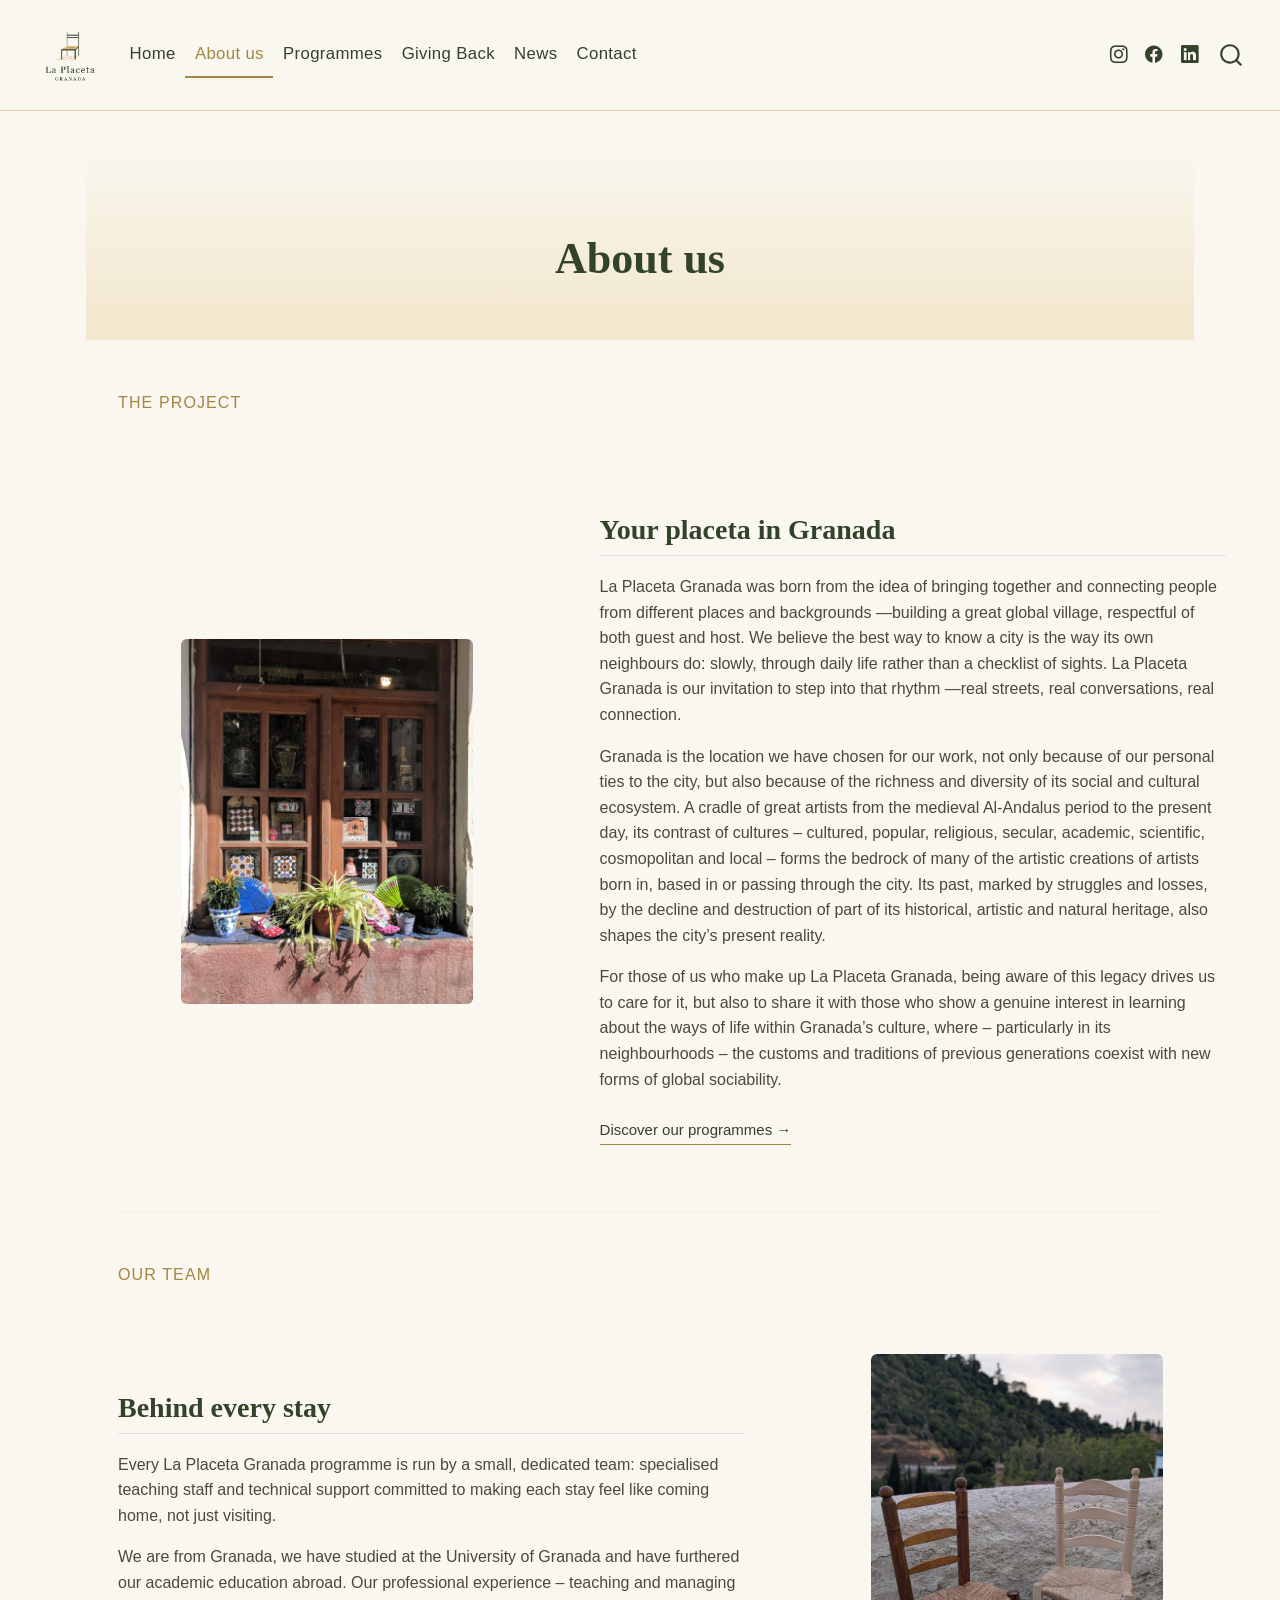
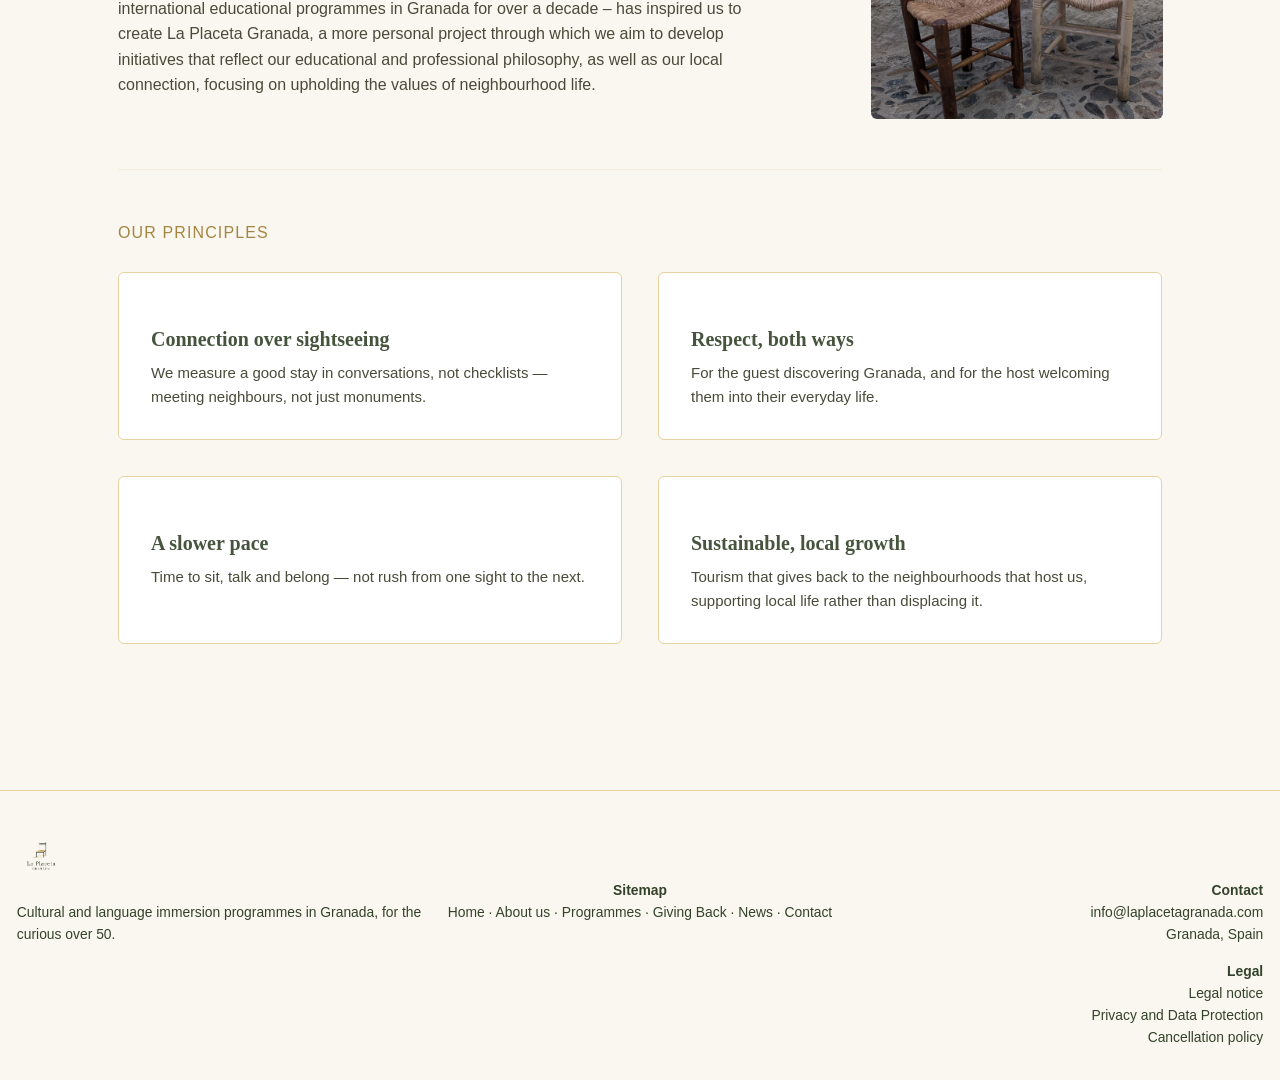
<file: docs/about-us.html>
<!DOCTYPE html>
<html xmlns="http://www.w3.org/1999/xhtml" lang="en" xml:lang="en"><head>

<meta charset="utf-8">
<meta name="generator" content="quarto-1.10.19">

<meta name="viewport" content="width=device-width, initial-scale=1.0, user-scalable=yes">


<title>About us – La Placeta Granada</title>
<style>
/* Default styles provided by pandoc.
** See https://pandoc.org/MANUAL.html#variables-for-html for config info.
*/
span.smallcaps{font-variant: small-caps;}
div.columns{display: flex; gap: 1.5em;}
div.column{flex: auto;}
@media screen {
div.columns{gap: min(4vw, 1.5em);}
div.column{overflow-x: auto;}
}
div.hanging-indent{margin-left: 1.5em; text-indent: -1.5em;}
ul.task-list{list-style: none;}
ul.task-list li input[type="checkbox"] {
  width: 0.8em;
  margin: 0 0.8em 0.2em -1em; /* quarto-specific, see https://github.com/quarto-dev/quarto-cli/issues/4556 */ 
  vertical-align: middle;
}
</style>


<script src="site_libs/quarto-nav/quarto-nav.js"></script>
<script src="site_libs/clipboard/clipboard.min.js"></script>
<script src="site_libs/quarto-search/autocomplete.umd.js"></script>
<script src="site_libs/quarto-search/fuse.min.js"></script>
<script src="site_libs/quarto-search/quarto-search.js"></script>
<meta name="quarto:offset" content="./">
<script src="site_libs/quarto-html/quarto.js" type="module"></script>
<script src="site_libs/quarto-html/tabsets/tabsets.js" type="module"></script>
<script src="site_libs/quarto-html/popper.min.js"></script>
<script src="site_libs/quarto-html/tippy.umd.min.js"></script>
<script src="site_libs/quarto-html/anchor.min.js"></script>
<link href="site_libs/quarto-html/tippy.css" rel="stylesheet">
<link href="site_libs/quarto-html/quarto-syntax-highlighting-bf27225e3a48a9273f3daa8f8e829971.css" rel="stylesheet" id="quarto-text-highlighting-styles">
<script src="site_libs/bootstrap/bootstrap.min.js"></script>
<link href="site_libs/bootstrap/bootstrap-icons.css" rel="stylesheet">
<link href="site_libs/bootstrap/bootstrap-3b8a17e0075c7671458ac0bf03225e95.min.css" rel="stylesheet" append-hash="true" id="quarto-bootstrap" data-mode="light">
<script id="quarto-search-options" type="application/json">{
  "location": "navbar",
  "copy-button": false,
  "collapse-after": 3,
  "panel-placement": "end",
  "type": "overlay",
  "limit": 50,
  "keyboard-shortcut": [
    "f",
    "/",
    "s"
  ],
  "show-item-context": false,
  "language": {
    "search-no-results-text": "No results",
    "search-matching-documents-text": "matching documents",
    "search-copy-link-title": "Copy link to search",
    "search-hide-matches-text": "Hide additional matches",
    "search-more-match-text": "more match in this document",
    "search-more-matches-text": "more matches in this document",
    "search-clear-button-title": "Clear",
    "search-text-placeholder": "",
    "search-detached-cancel-button-title": "Cancel",
    "search-submit-button-title": "Submit",
    "search-label": "Search"
  }
}</script>


<link rel="stylesheet" href="theme/custom.css">
<link rel="stylesheet" href="theme/news.css">
<link rel="stylesheet" href="theme/legal.css">
</head>

<body class="nav-fixed fullcontent quarto-light">

<div id="quarto-search-results"></div>
  <header id="quarto-header" class="headroom fixed-top">
    <nav class="navbar navbar-expand-lg " data-bs-theme="dark">
      <div class="navbar-container container-fluid">
      <div class="navbar-brand-container mx-auto">
    <a href="./index.html" class="navbar-brand navbar-brand-logo">
    <img src="./images/brand/logo.png" alt="La Placeta Granada" class="navbar-logo light-content">
    <img src="./images/brand/logo.png" alt="La Placeta Granada" class="navbar-logo dark-content">
    </a>
  </div>
            <div id="quarto-search" class="" title="Search"></div>
          <button class="navbar-toggler" type="button" data-bs-toggle="collapse" data-bs-target="#navbarCollapse" aria-controls="navbarCollapse" role="menu" aria-expanded="false" aria-label="Toggle navigation" onclick="if (window.quartoToggleHeadroom) { window.quartoToggleHeadroom(); }">
  <span class="navbar-toggler-icon"></span>
</button>
          <div class="collapse navbar-collapse" id="navbarCollapse">
            <ul class="navbar-nav navbar-nav-scroll me-auto">
  <li class="nav-item">
    <a class="nav-link" href="./index.html"> 
<span class="menu-text">Home</span></a>
  </li>  
  <li class="nav-item">
    <a class="nav-link active" href="./about-us.html" aria-current="page"> 
<span class="menu-text">About us</span></a>
  </li>  
  <li class="nav-item">
    <a class="nav-link" href="./programmes.html"> 
<span class="menu-text">Programmes</span></a>
  </li>  
  <li class="nav-item">
    <a class="nav-link" href="./giving-back.html"> 
<span class="menu-text">Giving Back</span></a>
  </li>  
  <li class="nav-item">
    <a class="nav-link" href="./news.html"> 
<span class="menu-text">News</span></a>
  </li>  
  <li class="nav-item">
    <a class="nav-link" href="./contact.html"> 
<span class="menu-text">Contact</span></a>
  </li>  
</ul>
            <ul class="navbar-nav navbar-nav-scroll ms-auto">
  <li class="nav-item compact">
    <a class="nav-link" href="https://instagram.com/laplacetagranada"> <i class="bi bi-instagram" role="img" aria-label="Instagram">
</i> 
<span class="menu-text"></span></a>
  </li>  
  <li class="nav-item compact">
    <a class="nav-link" href="https://www.facebook.com/share/19Ra23UsVJ/"> <i class="bi bi-facebook" role="img" aria-label="Facebook">
</i> 
<span class="menu-text"></span></a>
  </li>  
  <li class="nav-item compact">
    <a class="nav-link" href="https://www.linkedin.com/company/la-placeta-granada/"> <i class="bi bi-linkedin" role="img" aria-label="LinkedIn">
</i> 
<span class="menu-text"></span></a>
  </li>  
</ul>
          </div> <!-- /navcollapse -->
            <div class="quarto-navbar-tools">
</div>
      </div> <!-- /container-fluid -->
    </nav>
</header>
<!-- content -->
<div id="quarto-content" class="quarto-container page-columns page-rows-contents page-layout-article page-navbar">
<!-- sidebar -->
<!-- margin-sidebar -->
    
<!-- main -->
<main class="content" id="quarto-document-content">

<header id="title-block-header" class="quarto-title-block default">
<div class="quarto-title">
<h1 class="title">About us</h1>
</div>



<div class="quarto-title-meta">

    
  
    
  </div>
  


</header>


<section id="about-us" class="level1 page-banner">
<h1>About us</h1>
</section>
<div class="section-heading">
<p>The project</p>
</div>
<div class="block wide-text">
<div class="block-image tall">
<div class="quarto-figure quarto-figure-center">
<figure class="figure">
<p><img src="images/photography/the_project.jpg" class="img-fluid figure-img"></p>
<figcaption>Albaicín and neighbourhood life in Granada</figcaption>
</figure>
</div>
</div>
<section id="your-placeta-in-granada" class="level2 block-text">
<h2 class="anchored" data-anchor-id="your-placeta-in-granada">Your placeta in Granada</h2>
<p>La Placeta Granada was born from the idea of bringing together and connecting people from different places and backgrounds —building a great global village, respectful of both guest and host. We believe the best way to know a city is the way its own neighbours do: slowly, through daily life rather than a checklist of sights. La Placeta Granada is our invitation to step into that rhythm —real streets, real conversations, real connection.</p>
<p>Granada is the location we have chosen for our work, not only because of our personal ties to the city, but also because of the richness and diversity of its social and cultural ecosystem. A cradle of great artists from the medieval Al-Andalus period to the present day, its contrast of cultures – cultured, popular, religious, secular, academic, scientific, cosmopolitan and local – forms the bedrock of many of the artistic creations of artists born in, based in or passing through the city. Its past, marked by struggles and losses, by the decline and destruction of part of its historical, artistic and natural heritage, also shapes the city’s present reality.</p>
<p>For those of us who make up La Placeta Granada, being aware of this legacy drives us to care for it, but also to share it with those who show a genuine interest in learning about the ways of life within Granada’s culture, where – particularly in its neighbourhoods – the customs and traditions of previous generations coexist with new forms of global sociability.</p>
<p><a href="./programmes.html" class="cta-link">Discover our programmes →</a></p>
</section>
</div>
<hr class="divider">
<div class="section-heading">
<p>Our team</p>
</div>
<div class="block reverse wide-text">
<div class="block-image tall">
<div class="quarto-figure quarto-figure-center">
<figure class="figure">
<p><img src="images/photography/about_our team.jpg" class="img-fluid figure-img"></p>
<figcaption>La Placeta Granada team at work</figcaption>
</figure>
</div>
</div>
<section id="behind-every-stay" class="level2 block-text">
<h2 class="anchored" data-anchor-id="behind-every-stay">Behind every stay</h2>
<p>Every La Placeta Granada programme is run by a small, dedicated team: specialised teaching staff and technical support committed to making each stay feel like coming home, not just visiting.</p>
<p>We are from Granada, we have studied at the University of Granada and have furthered our academic education abroad. Our professional experience – teaching and managing international educational programmes in Granada for over a decade – has inspired us to create La Placeta Granada, a more personal project through which we aim to develop initiatives that reflect our educational and professional philosophy, as well as our local connection, focusing on upholding the values of neighbourhood life.</p>
</section>
</div>
<hr class="divider">
<div class="section-heading">
<p>Our principles</p>
</div>
<div class="principles">
<section id="connection-over-sightseeing" class="level3 principle-card">
<h3 class="anchored" data-anchor-id="connection-over-sightseeing">Connection over sightseeing</h3>
<p>We measure a good stay in conversations, not checklists — meeting neighbours, not just monuments.</p>
</section>
<section id="respect-both-ways" class="level3 principle-card">
<h3 class="anchored" data-anchor-id="respect-both-ways">Respect, both ways</h3>
<p>For the guest discovering Granada, and for the host welcoming them into their everyday life.</p>
</section>
<section id="a-slower-pace" class="level3 principle-card">
<h3 class="anchored" data-anchor-id="a-slower-pace">A slower pace</h3>
<p>Time to sit, talk and belong — not rush from one sight to the next.</p>
</section>
<section id="sustainable-local-growth" class="level3 principle-card">
<h3 class="anchored" data-anchor-id="sustainable-local-growth">Sustainable, local growth</h3>
<p>Tourism that gives back to the neighbourhoods that host us, supporting local life rather than displacing it.</p>
</section>
</div>



</main> <!-- /main -->
<script id="quarto-html-after-body" type="application/javascript">
  window.document.addEventListener("DOMContentLoaded", function (event) {
    const icon = "";
    const anchorJS = new window.AnchorJS();
    anchorJS.options = {
      placement: 'right',
      icon: icon
    };
    anchorJS.add('.anchored');
    const isCodeAnnotation = (el) => {
      for (const clz of el.classList) {
        if (clz.startsWith('code-annotation-')) {                     
          return true;
        }
      }
      return false;
    }
    const onCopySuccess = function(e) {
      // button target
      const button = e.trigger;
      // don't keep focus
      button.blur();
      // flash "checked"
      button.classList.add('code-copy-button-checked');
      var currentTitle = button.getAttribute("title");
      button.setAttribute("title", "Copied!");
      let tooltip;
      if (window.bootstrap) {
        button.setAttribute("data-bs-toggle", "tooltip");
        button.setAttribute("data-bs-placement", "left");
        button.setAttribute("data-bs-title", "Copied!");
        tooltip = new bootstrap.Tooltip(button, 
          { trigger: "manual", 
            customClass: "code-copy-button-tooltip",
            offset: [0, -8]});
        tooltip.show();    
      }
      setTimeout(function() {
        if (tooltip) {
          tooltip.hide();
          button.removeAttribute("data-bs-title");
          button.removeAttribute("data-bs-toggle");
          button.removeAttribute("data-bs-placement");
        }
        button.setAttribute("title", currentTitle);
        button.classList.remove('code-copy-button-checked');
      }, 1000);
      // clear code selection
      e.clearSelection();
    }
    const getTextToCopy = function(trigger) {
      const outerScaffold = trigger.parentElement.cloneNode(true);
      const codeEl = outerScaffold.querySelector('code');
      for (const childEl of codeEl.children) {
        if (isCodeAnnotation(childEl)) {
          childEl.remove();
        }
      }
      return codeEl.innerText;
    }
    const clipboard = new window.ClipboardJS('.code-copy-button:not([data-in-quarto-modal])', {
      text: getTextToCopy
    });
    clipboard.on('success', onCopySuccess);
    if (window.document.getElementById('quarto-embedded-source-code-modal')) {
      const clipboardModal = new window.ClipboardJS('.code-copy-button[data-in-quarto-modal]', {
        text: getTextToCopy,
        container: window.document.getElementById('quarto-embedded-source-code-modal')
      });
      clipboardModal.on('success', onCopySuccess);
    }
      var localhostRegex = new RegExp(/^(?:http|https):\/\/localhost\:?[0-9]*\//);
      var mailtoRegex = new RegExp(/^mailto:/);
        var filterRegex = new RegExp("https:\/\/laplacetagranada\.com");
      var isInternal = (href) => {
          return filterRegex.test(href) || localhostRegex.test(href) || mailtoRegex.test(href);
      }
      // Inspect non-navigation links and adorn them if external
     var links = window.document.querySelectorAll('a[href]:not(.nav-link):not(.navbar-brand):not(.toc-action):not(.sidebar-link):not(.sidebar-item-toggle):not(.pagination-link):not(.no-external):not([aria-hidden]):not(.dropdown-item):not(.quarto-navigation-tool):not(.about-link)');
      for (var i=0; i<links.length; i++) {
        const link = links[i];
        if (!isInternal(link.href)) {
          // undo the damage that might have been done by quarto-nav.js in the case of
          // links that we want to consider external
          if (link.dataset.originalHref !== undefined) {
            link.href = link.dataset.originalHref;
          }
        }
      }
    function tippyHover(el, contentFn, onTriggerFn, onUntriggerFn) {
      const config = {
        allowHTML: true,
        maxWidth: 500,
        delay: 100,
        arrow: false,
        appendTo: function(el) {
            return el.parentElement;
        },
        interactive: true,
        interactiveBorder: 10,
        theme: 'quarto',
        placement: 'bottom-start',
      };
      if (contentFn) {
        config.content = contentFn;
      }
      if (onTriggerFn) {
        config.onTrigger = onTriggerFn;
      }
      if (onUntriggerFn) {
        config.onUntrigger = onUntriggerFn;
      }
      window.tippy(el, config); 
    }
    const noterefs = window.document.querySelectorAll('a[role="doc-noteref"]');
    for (var i=0; i<noterefs.length; i++) {
      const ref = noterefs[i];
      tippyHover(ref, function() {
        // use id or data attribute instead here
        let href = ref.getAttribute('data-footnote-href') || ref.getAttribute('href');
        try { href = new URL(href).hash; } catch {}
        const id = href.replace(/^#\/?/, "");
        const note = window.document.getElementById(id);
        if (note) {
          return note.innerHTML;
        } else {
          return "";
        }
      });
    }
    const xrefs = window.document.querySelectorAll('a.quarto-xref');
    const processXRef = (id, note) => {
      // Strip column container classes
      const stripColumnClz = (el) => {
        el.classList.remove("page-full", "page-columns");
        if (el.children) {
          for (const child of el.children) {
            stripColumnClz(child);
          }
        }
      }
      stripColumnClz(note)
      if (id === null || id.startsWith('sec-')) {
        // Special case sections, only their first couple elements
        const container = document.createElement("div");
        if (note.children && note.children.length > 2) {
          container.appendChild(note.children[0].cloneNode(true));
          for (let i = 1; i < note.children.length; i++) {
            const child = note.children[i];
            if (child.tagName === "P" && child.innerText === "") {
              continue;
            } else {
              container.appendChild(child.cloneNode(true));
              break;
            }
          }
          if (window.Quarto?.typesetMath) {
            window.Quarto.typesetMath(container);
          }
          return container.innerHTML
        } else {
          if (window.Quarto?.typesetMath) {
            window.Quarto.typesetMath(note);
          }
          return note.innerHTML;
        }
      } else {
        // Remove any anchor links if they are present
        const anchorLink = note.querySelector('a.anchorjs-link');
        if (anchorLink) {
          anchorLink.remove();
        }
        if (window.Quarto?.typesetMath) {
          window.Quarto.typesetMath(note);
        }
        if (note.classList.contains("callout")) {
          return note.outerHTML;
        } else {
          return note.innerHTML;
        }
      }
    }
    for (var i=0; i<xrefs.length; i++) {
      const xref = xrefs[i];
      tippyHover(xref, undefined, function(instance) {
        instance.disable();
        let url = xref.getAttribute('href');
        let hash = undefined; 
        if (url.startsWith('#')) {
          hash = url;
        } else {
          try { hash = new URL(url).hash; } catch {}
        }
        if (hash) {
          const id = hash.replace(/^#\/?/, "");
          const note = window.document.getElementById(id);
          if (note !== null) {
            try {
              const html = processXRef(id, note.cloneNode(true));
              instance.setContent(html);
            } finally {
              instance.enable();
              instance.show();
            }
          } else {
            // See if we can fetch this
            fetch(url.split('#')[0])
            .then(res => res.text())
            .then(html => {
              const parser = new DOMParser();
              const htmlDoc = parser.parseFromString(html, "text/html");
              const note = htmlDoc.getElementById(id);
              if (note !== null) {
                const html = processXRef(id, note);
                instance.setContent(html);
              } 
            }).finally(() => {
              instance.enable();
              instance.show();
            });
          }
        } else {
          // See if we can fetch a full url (with no hash to target)
          // This is a special case and we should probably do some content thinning / targeting
          fetch(url)
          .then(res => res.text())
          .then(html => {
            const parser = new DOMParser();
            const htmlDoc = parser.parseFromString(html, "text/html");
            const note = htmlDoc.querySelector('main.content');
            if (note !== null) {
              // This should only happen for chapter cross references
              // (since there is no id in the URL)
              // remove the first header
              if (note.children.length > 0 && note.children[0].tagName === "HEADER") {
                note.children[0].remove();
              }
              const html = processXRef(null, note);
              instance.setContent(html);
            } 
          }).finally(() => {
            instance.enable();
            instance.show();
          });
        }
      }, function(instance) {
      });
    }
        let selectedAnnoteEl;
        const selectorForAnnotation = ( cell, annotation) => {
          let cellAttr = 'data-code-cell="' + cell + '"';
          let lineAttr = 'data-code-annotation="' +  annotation + '"';
          const selector = 'span[' + cellAttr + '][' + lineAttr + ']';
          return selector;
        }
        const selectCodeLines = (annoteEl) => {
          const doc = window.document;
          const targetCell = annoteEl.getAttribute("data-target-cell");
          const targetAnnotation = annoteEl.getAttribute("data-target-annotation");
          const annoteSpan = window.document.querySelector(selectorForAnnotation(targetCell, targetAnnotation));
          const lines = annoteSpan.getAttribute("data-code-lines").split(",");
          const lineIds = lines.map((line) => {
            return targetCell + "-" + line;
          })
          let top = null;
          let height = null;
          let parent = null;
          if (lineIds.length > 0) {
              //compute the position of the single el (top and bottom and make a div)
              const el = window.document.getElementById(lineIds[0]);
              top = el.offsetTop;
              height = el.offsetHeight;
              parent = el.parentElement.parentElement;
            if (lineIds.length > 1) {
              const lastEl = window.document.getElementById(lineIds[lineIds.length - 1]);
              const bottom = lastEl.offsetTop + lastEl.offsetHeight;
              height = bottom - top;
            }
            if (top !== null && height !== null && parent !== null) {
              // cook up a div (if necessary) and position it 
              let div = window.document.getElementById("code-annotation-line-highlight");
              if (div === null) {
                div = window.document.createElement("div");
                div.setAttribute("id", "code-annotation-line-highlight");
                div.style.position = 'absolute';
                parent.appendChild(div);
              }
              div.style.top = top - 2 + "px";
              div.style.height = height + 4 + "px";
              div.style.left = 0;
              let gutterDiv = window.document.getElementById("code-annotation-line-highlight-gutter");
              if (gutterDiv === null) {
                gutterDiv = window.document.createElement("div");
                gutterDiv.setAttribute("id", "code-annotation-line-highlight-gutter");
                gutterDiv.style.position = 'absolute';
                const codeCell = window.document.getElementById(targetCell);
                const gutter = codeCell.querySelector('.code-annotation-gutter');
                gutter.appendChild(gutterDiv);
              }
              gutterDiv.style.top = top - 2 + "px";
              gutterDiv.style.height = height + 4 + "px";
            }
            selectedAnnoteEl = annoteEl;
          }
        };
        const unselectCodeLines = () => {
          const elementsIds = ["code-annotation-line-highlight", "code-annotation-line-highlight-gutter"];
          elementsIds.forEach((elId) => {
            const div = window.document.getElementById(elId);
            if (div) {
              div.remove();
            }
          });
          selectedAnnoteEl = undefined;
        };
          // Handle positioning of the toggle
      window.addEventListener(
        "resize",
        throttle(() => {
          elRect = undefined;
          if (selectedAnnoteEl) {
            selectCodeLines(selectedAnnoteEl);
          }
        }, 10)
      );
      function throttle(fn, ms) {
      let throttle = false;
      let timer;
        return (...args) => {
          if(!throttle) { // first call gets through
              fn.apply(this, args);
              throttle = true;
          } else { // all the others get throttled
              if(timer) clearTimeout(timer); // cancel #2
              timer = setTimeout(() => {
                fn.apply(this, args);
                timer = throttle = false;
              }, ms);
          }
        };
      }
        // Attach click handler to the DT
        const annoteDls = window.document.querySelectorAll('dt[data-target-cell]');
        for (const annoteDlNode of annoteDls) {
          annoteDlNode.addEventListener('click', (event) => {
            const clickedEl = event.target;
            if (clickedEl !== selectedAnnoteEl) {
              unselectCodeLines();
              const activeEl = window.document.querySelector('dt[data-target-cell].code-annotation-active');
              if (activeEl) {
                activeEl.classList.remove('code-annotation-active');
              }
              selectCodeLines(clickedEl);
              clickedEl.classList.add('code-annotation-active');
            } else {
              // Unselect the line
              unselectCodeLines();
              clickedEl.classList.remove('code-annotation-active');
            }
          });
        }
    const findCites = (el) => {
      const parentEl = el.parentElement;
      if (parentEl) {
        const cites = parentEl.dataset.cites;
        if (cites) {
          return {
            el,
            cites: cites.split(' ')
          };
        } else {
          return findCites(el.parentElement)
        }
      } else {
        return undefined;
      }
    };
    var bibliorefs = window.document.querySelectorAll('a[role="doc-biblioref"]');
    for (var i=0; i<bibliorefs.length; i++) {
      const ref = bibliorefs[i];
      const citeInfo = findCites(ref);
      if (citeInfo) {
        tippyHover(citeInfo.el, function() {
          var popup = window.document.createElement('div');
          citeInfo.cites.forEach(function(cite) {
            var citeDiv = window.document.createElement('div');
            citeDiv.classList.add('hanging-indent');
            citeDiv.classList.add('csl-entry');
            var biblioDiv = window.document.getElementById('ref-' + cite);
            if (biblioDiv) {
              citeDiv.innerHTML = biblioDiv.innerHTML;
            }
            popup.appendChild(citeDiv);
          });
          return popup.innerHTML;
        });
      }
    }
  });
  </script>
</div> <!-- /content -->
<footer class="footer">
  <div class="nav-footer">
    <div class="nav-footer-left">
<p><img src="./images/brand/logo.png" height="48"><br>
Cultural and language immersion programmes in Granada, for the curious over 50.</p>
</div>   
    <div class="nav-footer-center">
<p><strong>Sitemap</strong><br>
<a href="./index.html">Home</a> · <a href="./about-us.html">About us</a> · <a href="./programmes.html">Programmes</a> · <a href="./giving-back.html">Giving Back</a> · <a href="./news.html">News</a> · <a href="./contact.html">Contact</a></p>
</div>
    <div class="nav-footer-right">
<p><strong>Contact</strong><br>
<a href="mailto:info@laplacetagranada.com">info@laplacetagranada.com</a><br>
Granada, Spain</p>
<p><strong>Legal</strong><br>
<a href="./legal-notice.html">Legal notice</a><br>
<a href="./privacy.html">Privacy and Data Protection</a><br>
<a href="./cancellation-policy.html">Cancellation policy</a></p>
</div>
  </div>
</footer>




</body></html>
</file>
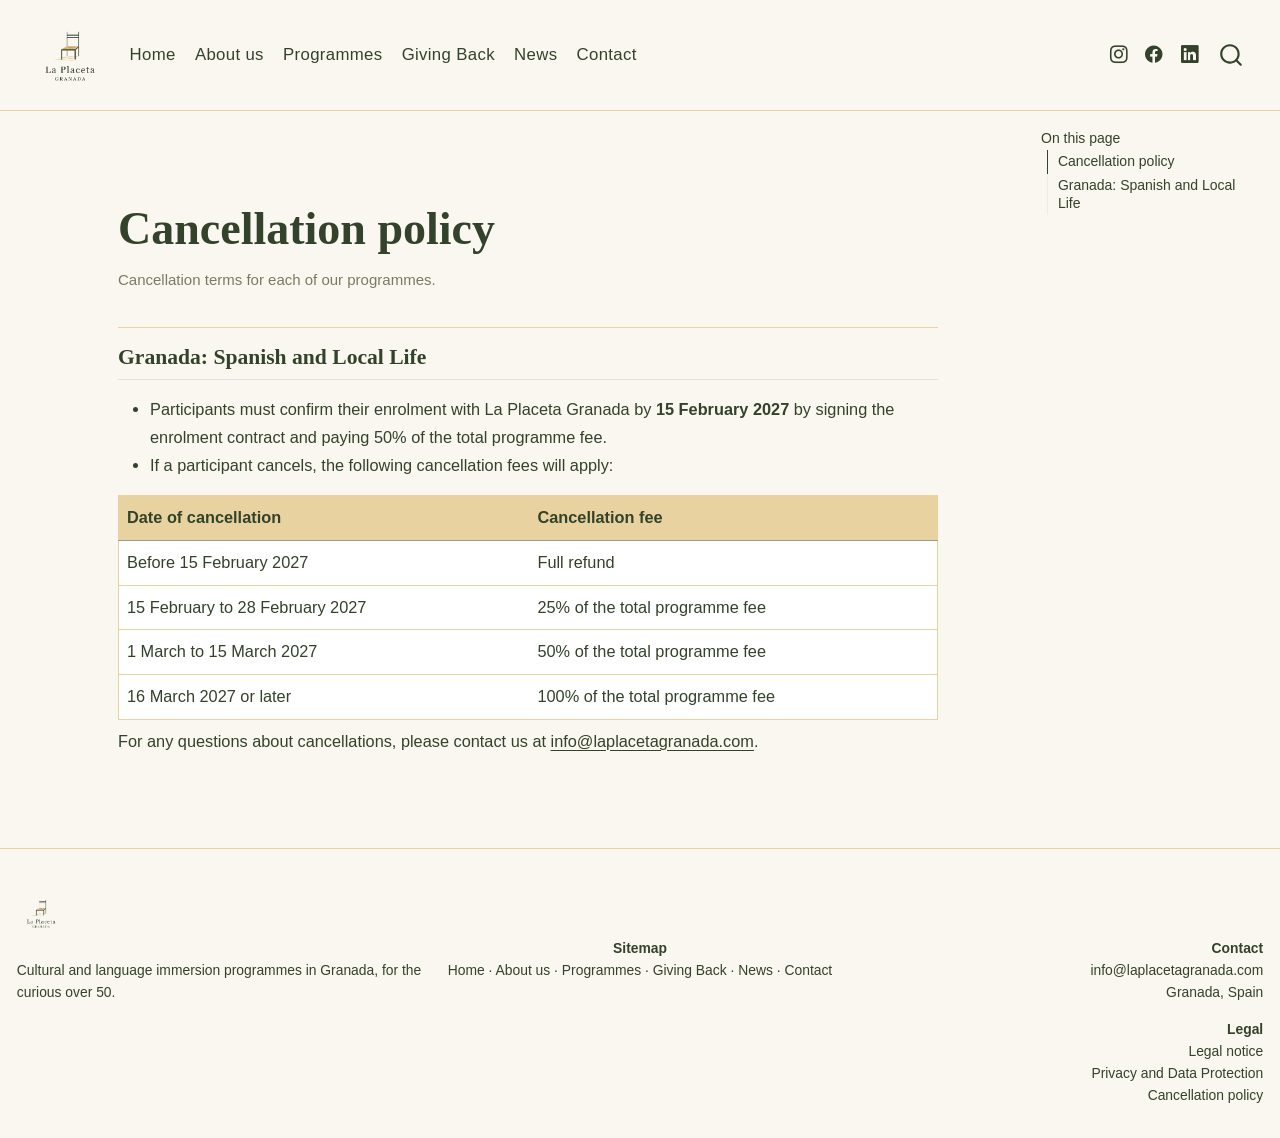
<file: docs/cancellation-policy.html>
<!DOCTYPE html>
<html xmlns="http://www.w3.org/1999/xhtml" lang="en" xml:lang="en"><head>

<meta charset="utf-8">
<meta name="generator" content="quarto-1.10.19">

<meta name="viewport" content="width=device-width, initial-scale=1.0, user-scalable=yes">


<title>Cancellation policy – La Placeta Granada</title>
<style>
/* Default styles provided by pandoc.
** See https://pandoc.org/MANUAL.html#variables-for-html for config info.
*/
span.smallcaps{font-variant: small-caps;}
div.columns{display: flex; gap: 1.5em;}
div.column{flex: auto;}
@media screen {
div.columns{gap: min(4vw, 1.5em);}
div.column{overflow-x: auto;}
}
div.hanging-indent{margin-left: 1.5em; text-indent: -1.5em;}
ul.task-list{list-style: none;}
ul.task-list li input[type="checkbox"] {
  width: 0.8em;
  margin: 0 0.8em 0.2em -1em; /* quarto-specific, see https://github.com/quarto-dev/quarto-cli/issues/4556 */ 
  vertical-align: middle;
}
</style>


<script src="site_libs/quarto-nav/quarto-nav.js"></script>
<script src="site_libs/clipboard/clipboard.min.js"></script>
<script src="site_libs/quarto-search/autocomplete.umd.js"></script>
<script src="site_libs/quarto-search/fuse.min.js"></script>
<script src="site_libs/quarto-search/quarto-search.js"></script>
<meta name="quarto:offset" content="./">
<script src="site_libs/quarto-html/quarto.js" type="module"></script>
<script src="site_libs/quarto-html/tabsets/tabsets.js" type="module"></script>
<script src="site_libs/quarto-html/popper.min.js"></script>
<script src="site_libs/quarto-html/tippy.umd.min.js"></script>
<script src="site_libs/quarto-html/anchor.min.js"></script>
<link href="site_libs/quarto-html/tippy.css" rel="stylesheet">
<link href="site_libs/quarto-html/quarto-syntax-highlighting-bf27225e3a48a9273f3daa8f8e829971.css" rel="stylesheet" id="quarto-text-highlighting-styles">
<script src="site_libs/bootstrap/bootstrap.min.js"></script>
<link href="site_libs/bootstrap/bootstrap-icons.css" rel="stylesheet">
<link href="site_libs/bootstrap/bootstrap-3b8a17e0075c7671458ac0bf03225e95.min.css" rel="stylesheet" append-hash="true" id="quarto-bootstrap" data-mode="light">
<script id="quarto-search-options" type="application/json">{
  "location": "navbar",
  "copy-button": false,
  "collapse-after": 3,
  "panel-placement": "end",
  "type": "overlay",
  "limit": 50,
  "keyboard-shortcut": [
    "f",
    "/",
    "s"
  ],
  "show-item-context": false,
  "language": {
    "search-no-results-text": "No results",
    "search-matching-documents-text": "matching documents",
    "search-copy-link-title": "Copy link to search",
    "search-hide-matches-text": "Hide additional matches",
    "search-more-match-text": "more match in this document",
    "search-more-matches-text": "more matches in this document",
    "search-clear-button-title": "Clear",
    "search-text-placeholder": "",
    "search-detached-cancel-button-title": "Cancel",
    "search-submit-button-title": "Submit",
    "search-label": "Search"
  }
}</script>


<link rel="stylesheet" href="theme/custom.css">
<link rel="stylesheet" href="theme/news.css">
<link rel="stylesheet" href="theme/legal.css">
</head>

<body class="nav-fixed legal-page quarto-light">

<div id="quarto-search-results"></div>
  <header id="quarto-header" class="headroom fixed-top">
    <nav class="navbar navbar-expand-lg " data-bs-theme="dark">
      <div class="navbar-container container-fluid">
      <div class="navbar-brand-container mx-auto">
    <a href="./index.html" class="navbar-brand navbar-brand-logo">
    <img src="./images/brand/logo.png" alt="La Placeta Granada" class="navbar-logo light-content">
    <img src="./images/brand/logo.png" alt="La Placeta Granada" class="navbar-logo dark-content">
    </a>
  </div>
            <div id="quarto-search" class="" title="Search"></div>
          <button class="navbar-toggler" type="button" data-bs-toggle="collapse" data-bs-target="#navbarCollapse" aria-controls="navbarCollapse" role="menu" aria-expanded="false" aria-label="Toggle navigation" onclick="if (window.quartoToggleHeadroom) { window.quartoToggleHeadroom(); }">
  <span class="navbar-toggler-icon"></span>
</button>
          <div class="collapse navbar-collapse" id="navbarCollapse">
            <ul class="navbar-nav navbar-nav-scroll me-auto">
  <li class="nav-item">
    <a class="nav-link" href="./index.html"> 
<span class="menu-text">Home</span></a>
  </li>  
  <li class="nav-item">
    <a class="nav-link" href="./about-us.html"> 
<span class="menu-text">About us</span></a>
  </li>  
  <li class="nav-item">
    <a class="nav-link" href="./programmes.html"> 
<span class="menu-text">Programmes</span></a>
  </li>  
  <li class="nav-item">
    <a class="nav-link" href="./giving-back.html"> 
<span class="menu-text">Giving Back</span></a>
  </li>  
  <li class="nav-item">
    <a class="nav-link" href="./news.html"> 
<span class="menu-text">News</span></a>
  </li>  
  <li class="nav-item">
    <a class="nav-link" href="./contact.html"> 
<span class="menu-text">Contact</span></a>
  </li>  
</ul>
            <ul class="navbar-nav navbar-nav-scroll ms-auto">
  <li class="nav-item compact">
    <a class="nav-link" href="https://instagram.com/laplacetagranada"> <i class="bi bi-instagram" role="img" aria-label="Instagram">
</i> 
<span class="menu-text"></span></a>
  </li>  
  <li class="nav-item compact">
    <a class="nav-link" href="https://www.facebook.com/share/19Ra23UsVJ/"> <i class="bi bi-facebook" role="img" aria-label="Facebook">
</i> 
<span class="menu-text"></span></a>
  </li>  
  <li class="nav-item compact">
    <a class="nav-link" href="https://www.linkedin.com/company/la-placeta-granada/"> <i class="bi bi-linkedin" role="img" aria-label="LinkedIn">
</i> 
<span class="menu-text"></span></a>
  </li>  
</ul>
          </div> <!-- /navcollapse -->
            <div class="quarto-navbar-tools">
</div>
      </div> <!-- /container-fluid -->
    </nav>
</header>
<!-- content -->
<div id="quarto-content" class="quarto-container page-columns page-rows-contents page-layout-article page-navbar">
<!-- sidebar -->
<!-- margin-sidebar -->
    <div id="quarto-margin-sidebar" class="sidebar margin-sidebar">
        <nav id="TOC" role="doc-toc" class="toc-active">
    <h2 id="toc-title">On this page</h2>
   
  <ul>
  <li><a href="#cancellation-policy" id="toc-cancellation-policy" class="nav-link active" data-scroll-target="#cancellation-policy">Cancellation policy</a></li>
  <li><a href="#sle" id="toc-sle" class="nav-link" data-scroll-target="#sle">Granada: Spanish and Local Life</a></li>
  </ul>
</nav>
    </div>
<!-- main -->
<main class="content" id="quarto-document-content">

<header id="title-block-header" class="quarto-title-block default">
<div class="quarto-title">
<h1 class="title">Cancellation policy</h1>
</div>



<div class="quarto-title-meta">

    
  
    
  </div>
  


</header>


<section id="cancellation-policy" class="level1 news-header">
<h1>Cancellation policy</h1>
<p>Cancellation terms for each of our programmes.</p>
</section>
<section id="sle" class="level2">
<h2 class="anchored" data-anchor-id="sle">Granada: Spanish and Local Life</h2>
<ul>
<li>Participants must confirm their enrolment with La Placeta Granada by <strong>15 February 2027</strong> by signing the enrolment contract and paying 50% of the total programme fee.</li>
<li>If a participant cancels, the following cancellation fees will apply:</li>
</ul>
<table class="caption-top table">
<thead>
<tr class="header">
<th>Date of cancellation</th>
<th>Cancellation fee</th>
</tr>
</thead>
<tbody>
<tr class="odd">
<td>Before 15 February 2027</td>
<td>Full refund</td>
</tr>
<tr class="even">
<td>15 February to 28 February 2027</td>
<td>25% of the total programme fee</td>
</tr>
<tr class="odd">
<td>1 March to 15 March 2027</td>
<td>50% of the total programme fee</td>
</tr>
<tr class="even">
<td>16 March 2027 or later</td>
<td>100% of the total programme fee</td>
</tr>
</tbody>
</table>
<p>For any questions about cancellations, please contact us at <a href="mailto:info@laplacetagranada.com">info@laplacetagranada.com</a>.</p>


</section>

</main> <!-- /main -->
<script id="quarto-html-after-body" type="application/javascript">
  window.document.addEventListener("DOMContentLoaded", function (event) {
    const icon = "";
    const anchorJS = new window.AnchorJS();
    anchorJS.options = {
      placement: 'right',
      icon: icon
    };
    anchorJS.add('.anchored');
    const isCodeAnnotation = (el) => {
      for (const clz of el.classList) {
        if (clz.startsWith('code-annotation-')) {                     
          return true;
        }
      }
      return false;
    }
    const onCopySuccess = function(e) {
      // button target
      const button = e.trigger;
      // don't keep focus
      button.blur();
      // flash "checked"
      button.classList.add('code-copy-button-checked');
      var currentTitle = button.getAttribute("title");
      button.setAttribute("title", "Copied!");
      let tooltip;
      if (window.bootstrap) {
        button.setAttribute("data-bs-toggle", "tooltip");
        button.setAttribute("data-bs-placement", "left");
        button.setAttribute("data-bs-title", "Copied!");
        tooltip = new bootstrap.Tooltip(button, 
          { trigger: "manual", 
            customClass: "code-copy-button-tooltip",
            offset: [0, -8]});
        tooltip.show();    
      }
      setTimeout(function() {
        if (tooltip) {
          tooltip.hide();
          button.removeAttribute("data-bs-title");
          button.removeAttribute("data-bs-toggle");
          button.removeAttribute("data-bs-placement");
        }
        button.setAttribute("title", currentTitle);
        button.classList.remove('code-copy-button-checked');
      }, 1000);
      // clear code selection
      e.clearSelection();
    }
    const getTextToCopy = function(trigger) {
      const outerScaffold = trigger.parentElement.cloneNode(true);
      const codeEl = outerScaffold.querySelector('code');
      for (const childEl of codeEl.children) {
        if (isCodeAnnotation(childEl)) {
          childEl.remove();
        }
      }
      return codeEl.innerText;
    }
    const clipboard = new window.ClipboardJS('.code-copy-button:not([data-in-quarto-modal])', {
      text: getTextToCopy
    });
    clipboard.on('success', onCopySuccess);
    if (window.document.getElementById('quarto-embedded-source-code-modal')) {
      const clipboardModal = new window.ClipboardJS('.code-copy-button[data-in-quarto-modal]', {
        text: getTextToCopy,
        container: window.document.getElementById('quarto-embedded-source-code-modal')
      });
      clipboardModal.on('success', onCopySuccess);
    }
      var localhostRegex = new RegExp(/^(?:http|https):\/\/localhost\:?[0-9]*\//);
      var mailtoRegex = new RegExp(/^mailto:/);
        var filterRegex = new RegExp("https:\/\/laplacetagranada\.com");
      var isInternal = (href) => {
          return filterRegex.test(href) || localhostRegex.test(href) || mailtoRegex.test(href);
      }
      // Inspect non-navigation links and adorn them if external
     var links = window.document.querySelectorAll('a[href]:not(.nav-link):not(.navbar-brand):not(.toc-action):not(.sidebar-link):not(.sidebar-item-toggle):not(.pagination-link):not(.no-external):not([aria-hidden]):not(.dropdown-item):not(.quarto-navigation-tool):not(.about-link)');
      for (var i=0; i<links.length; i++) {
        const link = links[i];
        if (!isInternal(link.href)) {
          // undo the damage that might have been done by quarto-nav.js in the case of
          // links that we want to consider external
          if (link.dataset.originalHref !== undefined) {
            link.href = link.dataset.originalHref;
          }
        }
      }
    function tippyHover(el, contentFn, onTriggerFn, onUntriggerFn) {
      const config = {
        allowHTML: true,
        maxWidth: 500,
        delay: 100,
        arrow: false,
        appendTo: function(el) {
            return el.parentElement;
        },
        interactive: true,
        interactiveBorder: 10,
        theme: 'quarto',
        placement: 'bottom-start',
      };
      if (contentFn) {
        config.content = contentFn;
      }
      if (onTriggerFn) {
        config.onTrigger = onTriggerFn;
      }
      if (onUntriggerFn) {
        config.onUntrigger = onUntriggerFn;
      }
      window.tippy(el, config); 
    }
    const noterefs = window.document.querySelectorAll('a[role="doc-noteref"]');
    for (var i=0; i<noterefs.length; i++) {
      const ref = noterefs[i];
      tippyHover(ref, function() {
        // use id or data attribute instead here
        let href = ref.getAttribute('data-footnote-href') || ref.getAttribute('href');
        try { href = new URL(href).hash; } catch {}
        const id = href.replace(/^#\/?/, "");
        const note = window.document.getElementById(id);
        if (note) {
          return note.innerHTML;
        } else {
          return "";
        }
      });
    }
    const xrefs = window.document.querySelectorAll('a.quarto-xref');
    const processXRef = (id, note) => {
      // Strip column container classes
      const stripColumnClz = (el) => {
        el.classList.remove("page-full", "page-columns");
        if (el.children) {
          for (const child of el.children) {
            stripColumnClz(child);
          }
        }
      }
      stripColumnClz(note)
      if (id === null || id.startsWith('sec-')) {
        // Special case sections, only their first couple elements
        const container = document.createElement("div");
        if (note.children && note.children.length > 2) {
          container.appendChild(note.children[0].cloneNode(true));
          for (let i = 1; i < note.children.length; i++) {
            const child = note.children[i];
            if (child.tagName === "P" && child.innerText === "") {
              continue;
            } else {
              container.appendChild(child.cloneNode(true));
              break;
            }
          }
          if (window.Quarto?.typesetMath) {
            window.Quarto.typesetMath(container);
          }
          return container.innerHTML
        } else {
          if (window.Quarto?.typesetMath) {
            window.Quarto.typesetMath(note);
          }
          return note.innerHTML;
        }
      } else {
        // Remove any anchor links if they are present
        const anchorLink = note.querySelector('a.anchorjs-link');
        if (anchorLink) {
          anchorLink.remove();
        }
        if (window.Quarto?.typesetMath) {
          window.Quarto.typesetMath(note);
        }
        if (note.classList.contains("callout")) {
          return note.outerHTML;
        } else {
          return note.innerHTML;
        }
      }
    }
    for (var i=0; i<xrefs.length; i++) {
      const xref = xrefs[i];
      tippyHover(xref, undefined, function(instance) {
        instance.disable();
        let url = xref.getAttribute('href');
        let hash = undefined; 
        if (url.startsWith('#')) {
          hash = url;
        } else {
          try { hash = new URL(url).hash; } catch {}
        }
        if (hash) {
          const id = hash.replace(/^#\/?/, "");
          const note = window.document.getElementById(id);
          if (note !== null) {
            try {
              const html = processXRef(id, note.cloneNode(true));
              instance.setContent(html);
            } finally {
              instance.enable();
              instance.show();
            }
          } else {
            // See if we can fetch this
            fetch(url.split('#')[0])
            .then(res => res.text())
            .then(html => {
              const parser = new DOMParser();
              const htmlDoc = parser.parseFromString(html, "text/html");
              const note = htmlDoc.getElementById(id);
              if (note !== null) {
                const html = processXRef(id, note);
                instance.setContent(html);
              } 
            }).finally(() => {
              instance.enable();
              instance.show();
            });
          }
        } else {
          // See if we can fetch a full url (with no hash to target)
          // This is a special case and we should probably do some content thinning / targeting
          fetch(url)
          .then(res => res.text())
          .then(html => {
            const parser = new DOMParser();
            const htmlDoc = parser.parseFromString(html, "text/html");
            const note = htmlDoc.querySelector('main.content');
            if (note !== null) {
              // This should only happen for chapter cross references
              // (since there is no id in the URL)
              // remove the first header
              if (note.children.length > 0 && note.children[0].tagName === "HEADER") {
                note.children[0].remove();
              }
              const html = processXRef(null, note);
              instance.setContent(html);
            } 
          }).finally(() => {
            instance.enable();
            instance.show();
          });
        }
      }, function(instance) {
      });
    }
        let selectedAnnoteEl;
        const selectorForAnnotation = ( cell, annotation) => {
          let cellAttr = 'data-code-cell="' + cell + '"';
          let lineAttr = 'data-code-annotation="' +  annotation + '"';
          const selector = 'span[' + cellAttr + '][' + lineAttr + ']';
          return selector;
        }
        const selectCodeLines = (annoteEl) => {
          const doc = window.document;
          const targetCell = annoteEl.getAttribute("data-target-cell");
          const targetAnnotation = annoteEl.getAttribute("data-target-annotation");
          const annoteSpan = window.document.querySelector(selectorForAnnotation(targetCell, targetAnnotation));
          const lines = annoteSpan.getAttribute("data-code-lines").split(",");
          const lineIds = lines.map((line) => {
            return targetCell + "-" + line;
          })
          let top = null;
          let height = null;
          let parent = null;
          if (lineIds.length > 0) {
              //compute the position of the single el (top and bottom and make a div)
              const el = window.document.getElementById(lineIds[0]);
              top = el.offsetTop;
              height = el.offsetHeight;
              parent = el.parentElement.parentElement;
            if (lineIds.length > 1) {
              const lastEl = window.document.getElementById(lineIds[lineIds.length - 1]);
              const bottom = lastEl.offsetTop + lastEl.offsetHeight;
              height = bottom - top;
            }
            if (top !== null && height !== null && parent !== null) {
              // cook up a div (if necessary) and position it 
              let div = window.document.getElementById("code-annotation-line-highlight");
              if (div === null) {
                div = window.document.createElement("div");
                div.setAttribute("id", "code-annotation-line-highlight");
                div.style.position = 'absolute';
                parent.appendChild(div);
              }
              div.style.top = top - 2 + "px";
              div.style.height = height + 4 + "px";
              div.style.left = 0;
              let gutterDiv = window.document.getElementById("code-annotation-line-highlight-gutter");
              if (gutterDiv === null) {
                gutterDiv = window.document.createElement("div");
                gutterDiv.setAttribute("id", "code-annotation-line-highlight-gutter");
                gutterDiv.style.position = 'absolute';
                const codeCell = window.document.getElementById(targetCell);
                const gutter = codeCell.querySelector('.code-annotation-gutter');
                gutter.appendChild(gutterDiv);
              }
              gutterDiv.style.top = top - 2 + "px";
              gutterDiv.style.height = height + 4 + "px";
            }
            selectedAnnoteEl = annoteEl;
          }
        };
        const unselectCodeLines = () => {
          const elementsIds = ["code-annotation-line-highlight", "code-annotation-line-highlight-gutter"];
          elementsIds.forEach((elId) => {
            const div = window.document.getElementById(elId);
            if (div) {
              div.remove();
            }
          });
          selectedAnnoteEl = undefined;
        };
          // Handle positioning of the toggle
      window.addEventListener(
        "resize",
        throttle(() => {
          elRect = undefined;
          if (selectedAnnoteEl) {
            selectCodeLines(selectedAnnoteEl);
          }
        }, 10)
      );
      function throttle(fn, ms) {
      let throttle = false;
      let timer;
        return (...args) => {
          if(!throttle) { // first call gets through
              fn.apply(this, args);
              throttle = true;
          } else { // all the others get throttled
              if(timer) clearTimeout(timer); // cancel #2
              timer = setTimeout(() => {
                fn.apply(this, args);
                timer = throttle = false;
              }, ms);
          }
        };
      }
        // Attach click handler to the DT
        const annoteDls = window.document.querySelectorAll('dt[data-target-cell]');
        for (const annoteDlNode of annoteDls) {
          annoteDlNode.addEventListener('click', (event) => {
            const clickedEl = event.target;
            if (clickedEl !== selectedAnnoteEl) {
              unselectCodeLines();
              const activeEl = window.document.querySelector('dt[data-target-cell].code-annotation-active');
              if (activeEl) {
                activeEl.classList.remove('code-annotation-active');
              }
              selectCodeLines(clickedEl);
              clickedEl.classList.add('code-annotation-active');
            } else {
              // Unselect the line
              unselectCodeLines();
              clickedEl.classList.remove('code-annotation-active');
            }
          });
        }
    const findCites = (el) => {
      const parentEl = el.parentElement;
      if (parentEl) {
        const cites = parentEl.dataset.cites;
        if (cites) {
          return {
            el,
            cites: cites.split(' ')
          };
        } else {
          return findCites(el.parentElement)
        }
      } else {
        return undefined;
      }
    };
    var bibliorefs = window.document.querySelectorAll('a[role="doc-biblioref"]');
    for (var i=0; i<bibliorefs.length; i++) {
      const ref = bibliorefs[i];
      const citeInfo = findCites(ref);
      if (citeInfo) {
        tippyHover(citeInfo.el, function() {
          var popup = window.document.createElement('div');
          citeInfo.cites.forEach(function(cite) {
            var citeDiv = window.document.createElement('div');
            citeDiv.classList.add('hanging-indent');
            citeDiv.classList.add('csl-entry');
            var biblioDiv = window.document.getElementById('ref-' + cite);
            if (biblioDiv) {
              citeDiv.innerHTML = biblioDiv.innerHTML;
            }
            popup.appendChild(citeDiv);
          });
          return popup.innerHTML;
        });
      }
    }
  });
  </script>
</div> <!-- /content -->
<footer class="footer">
  <div class="nav-footer">
    <div class="nav-footer-left">
<p><img src="./images/brand/logo.png" height="48"><br>
Cultural and language immersion programmes in Granada, for the curious over 50.</p>
</div>   
    <div class="nav-footer-center">
<p><strong>Sitemap</strong><br>
<a href="./index.html">Home</a> · <a href="./about-us.html">About us</a> · <a href="./programmes.html">Programmes</a> · <a href="./giving-back.html">Giving Back</a> · <a href="./news.html">News</a> · <a href="./contact.html">Contact</a></p>
</div>
    <div class="nav-footer-right">
<p><strong>Contact</strong><br>
<a href="mailto:info@laplacetagranada.com">info@laplacetagranada.com</a><br>
Granada, Spain</p>
<p><strong>Legal</strong><br>
<a href="./legal-notice.html">Legal notice</a><br>
<a href="./privacy.html">Privacy and Data Protection</a><br>
<a href="./cancellation-policy.html">Cancellation policy</a></p>
</div>
  </div>
</footer>




</body></html>
</file>
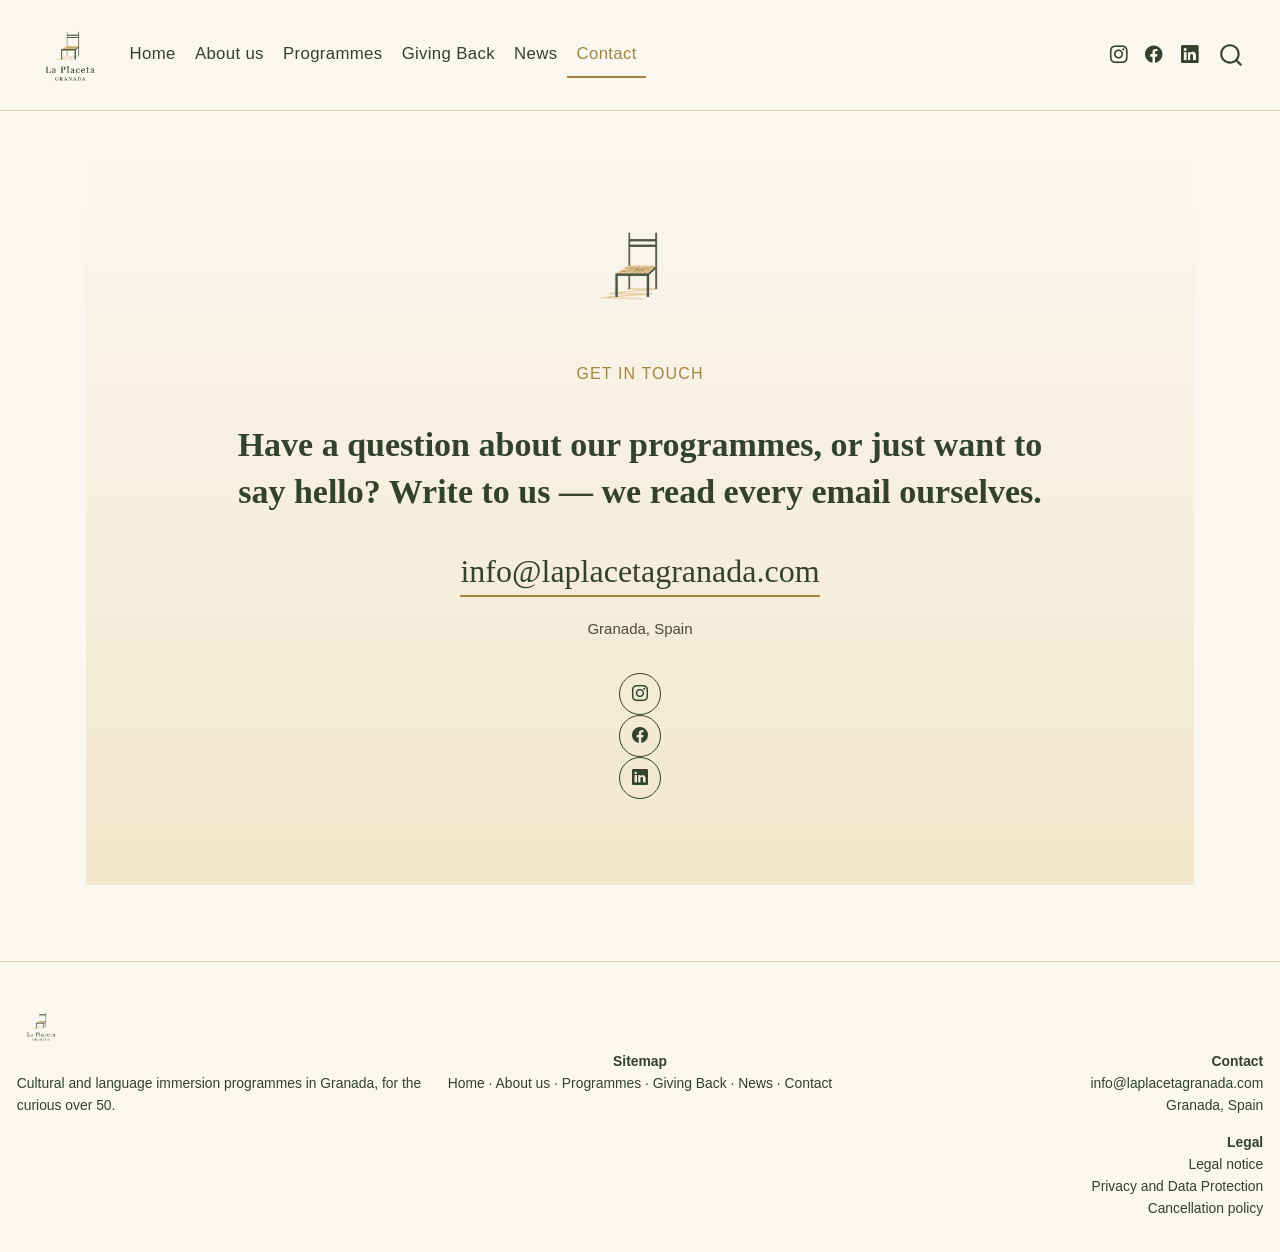
<file: docs/contact.html>
<!DOCTYPE html>
<html xmlns="http://www.w3.org/1999/xhtml" lang="en" xml:lang="en"><head>

<meta charset="utf-8">
<meta name="generator" content="quarto-1.10.19">

<meta name="viewport" content="width=device-width, initial-scale=1.0, user-scalable=yes">


<title>Contact – La Placeta Granada</title>
<style>
/* Default styles provided by pandoc.
** See https://pandoc.org/MANUAL.html#variables-for-html for config info.
*/
span.smallcaps{font-variant: small-caps;}
div.columns{display: flex; gap: 1.5em;}
div.column{flex: auto;}
@media screen {
div.columns{gap: min(4vw, 1.5em);}
div.column{overflow-x: auto;}
}
div.hanging-indent{margin-left: 1.5em; text-indent: -1.5em;}
ul.task-list{list-style: none;}
ul.task-list li input[type="checkbox"] {
  width: 0.8em;
  margin: 0 0.8em 0.2em -1em; /* quarto-specific, see https://github.com/quarto-dev/quarto-cli/issues/4556 */ 
  vertical-align: middle;
}
</style>


<script src="site_libs/quarto-nav/quarto-nav.js"></script>
<script src="site_libs/clipboard/clipboard.min.js"></script>
<script src="site_libs/quarto-search/autocomplete.umd.js"></script>
<script src="site_libs/quarto-search/fuse.min.js"></script>
<script src="site_libs/quarto-search/quarto-search.js"></script>
<meta name="quarto:offset" content="./">
<script src="site_libs/quarto-html/quarto.js" type="module"></script>
<script src="site_libs/quarto-html/tabsets/tabsets.js" type="module"></script>
<script src="site_libs/quarto-html/popper.min.js"></script>
<script src="site_libs/quarto-html/tippy.umd.min.js"></script>
<script src="site_libs/quarto-html/anchor.min.js"></script>
<link href="site_libs/quarto-html/tippy.css" rel="stylesheet">
<link href="site_libs/quarto-html/quarto-syntax-highlighting-bf27225e3a48a9273f3daa8f8e829971.css" rel="stylesheet" id="quarto-text-highlighting-styles">
<script src="site_libs/bootstrap/bootstrap.min.js"></script>
<link href="site_libs/bootstrap/bootstrap-icons.css" rel="stylesheet">
<link href="site_libs/bootstrap/bootstrap-3b8a17e0075c7671458ac0bf03225e95.min.css" rel="stylesheet" append-hash="true" id="quarto-bootstrap" data-mode="light">
<script id="quarto-search-options" type="application/json">{
  "location": "navbar",
  "copy-button": false,
  "collapse-after": 3,
  "panel-placement": "end",
  "type": "overlay",
  "limit": 50,
  "keyboard-shortcut": [
    "f",
    "/",
    "s"
  ],
  "show-item-context": false,
  "language": {
    "search-no-results-text": "No results",
    "search-matching-documents-text": "matching documents",
    "search-copy-link-title": "Copy link to search",
    "search-hide-matches-text": "Hide additional matches",
    "search-more-match-text": "more match in this document",
    "search-more-matches-text": "more matches in this document",
    "search-clear-button-title": "Clear",
    "search-text-placeholder": "",
    "search-detached-cancel-button-title": "Cancel",
    "search-submit-button-title": "Submit",
    "search-label": "Search"
  }
}</script>


<link rel="stylesheet" href="theme/custom.css">
<link rel="stylesheet" href="theme/news.css">
<link rel="stylesheet" href="theme/legal.css">
</head>

<body class="nav-fixed fullcontent quarto-light">

<div id="quarto-search-results"></div>
  <header id="quarto-header" class="headroom fixed-top">
    <nav class="navbar navbar-expand-lg " data-bs-theme="dark">
      <div class="navbar-container container-fluid">
      <div class="navbar-brand-container mx-auto">
    <a href="./index.html" class="navbar-brand navbar-brand-logo">
    <img src="./images/brand/logo.png" alt="La Placeta Granada" class="navbar-logo light-content">
    <img src="./images/brand/logo.png" alt="La Placeta Granada" class="navbar-logo dark-content">
    </a>
  </div>
            <div id="quarto-search" class="" title="Search"></div>
          <button class="navbar-toggler" type="button" data-bs-toggle="collapse" data-bs-target="#navbarCollapse" aria-controls="navbarCollapse" role="menu" aria-expanded="false" aria-label="Toggle navigation" onclick="if (window.quartoToggleHeadroom) { window.quartoToggleHeadroom(); }">
  <span class="navbar-toggler-icon"></span>
</button>
          <div class="collapse navbar-collapse" id="navbarCollapse">
            <ul class="navbar-nav navbar-nav-scroll me-auto">
  <li class="nav-item">
    <a class="nav-link" href="./index.html"> 
<span class="menu-text">Home</span></a>
  </li>  
  <li class="nav-item">
    <a class="nav-link" href="./about-us.html"> 
<span class="menu-text">About us</span></a>
  </li>  
  <li class="nav-item">
    <a class="nav-link" href="./programmes.html"> 
<span class="menu-text">Programmes</span></a>
  </li>  
  <li class="nav-item">
    <a class="nav-link" href="./giving-back.html"> 
<span class="menu-text">Giving Back</span></a>
  </li>  
  <li class="nav-item">
    <a class="nav-link" href="./news.html"> 
<span class="menu-text">News</span></a>
  </li>  
  <li class="nav-item">
    <a class="nav-link active" href="./contact.html" aria-current="page"> 
<span class="menu-text">Contact</span></a>
  </li>  
</ul>
            <ul class="navbar-nav navbar-nav-scroll ms-auto">
  <li class="nav-item compact">
    <a class="nav-link" href="https://instagram.com/laplacetagranada"> <i class="bi bi-instagram" role="img" aria-label="Instagram">
</i> 
<span class="menu-text"></span></a>
  </li>  
  <li class="nav-item compact">
    <a class="nav-link" href="https://www.facebook.com/share/19Ra23UsVJ/"> <i class="bi bi-facebook" role="img" aria-label="Facebook">
</i> 
<span class="menu-text"></span></a>
  </li>  
  <li class="nav-item compact">
    <a class="nav-link" href="https://www.linkedin.com/company/la-placeta-granada/"> <i class="bi bi-linkedin" role="img" aria-label="LinkedIn">
</i> 
<span class="menu-text"></span></a>
  </li>  
</ul>
          </div> <!-- /navcollapse -->
            <div class="quarto-navbar-tools">
</div>
      </div> <!-- /container-fluid -->
    </nav>
</header>
<!-- content -->
<div id="quarto-content" class="quarto-container page-columns page-rows-contents page-layout-article page-navbar">
<!-- sidebar -->
<!-- margin-sidebar -->
    
<!-- main -->
<main class="content" id="quarto-document-content">

<header id="title-block-header" class="quarto-title-block default">
<div class="quarto-title">
<h1 class="title">Contact</h1>
</div>



<div class="quarto-title-meta">

    
  
    
  </div>
  


</header>


<div class="contact-hero">
<p><img src="images/brand/isologo-transparent.png" class="iso img-fluid"></p>
<div class="eyebrow">
<p>Get in touch</p>
</div>
<section id="have-a-question-about-our-programmes-or-just-want-to-say-hello-write-to-us-we-read-every-email-ourselves." class="level1">
<h1>Have a question about our programmes, or just want to say hello? Write to us — we read every email ourselves.</h1>
<p><a href="mailto:info@laplacetagranada.com" class="email-link">info@laplacetagranada.com</a></p>
<div class="contact-location">
<p>Granada, Spain</p>
</div>
<div class="social-row">
<p><a href="https://instagram.com/laplacetagranada" aria-label="Instagram"><i class="bi bi-instagram"></i></a> <a href="https://www.facebook.com/share/19Ra23UsVJ/" aria-label="Facebook"><i class="bi bi-facebook"></i></a> <a href="https://www.linkedin.com/company/la-placeta-granada/" aria-label="LinkedIn"><i class="bi bi-linkedin"></i></a></p>
</div>
</section>
</div>



</main> <!-- /main -->
<script id="quarto-html-after-body" type="application/javascript">
  window.document.addEventListener("DOMContentLoaded", function (event) {
    const icon = "";
    const anchorJS = new window.AnchorJS();
    anchorJS.options = {
      placement: 'right',
      icon: icon
    };
    anchorJS.add('.anchored');
    const isCodeAnnotation = (el) => {
      for (const clz of el.classList) {
        if (clz.startsWith('code-annotation-')) {                     
          return true;
        }
      }
      return false;
    }
    const onCopySuccess = function(e) {
      // button target
      const button = e.trigger;
      // don't keep focus
      button.blur();
      // flash "checked"
      button.classList.add('code-copy-button-checked');
      var currentTitle = button.getAttribute("title");
      button.setAttribute("title", "Copied!");
      let tooltip;
      if (window.bootstrap) {
        button.setAttribute("data-bs-toggle", "tooltip");
        button.setAttribute("data-bs-placement", "left");
        button.setAttribute("data-bs-title", "Copied!");
        tooltip = new bootstrap.Tooltip(button, 
          { trigger: "manual", 
            customClass: "code-copy-button-tooltip",
            offset: [0, -8]});
        tooltip.show();    
      }
      setTimeout(function() {
        if (tooltip) {
          tooltip.hide();
          button.removeAttribute("data-bs-title");
          button.removeAttribute("data-bs-toggle");
          button.removeAttribute("data-bs-placement");
        }
        button.setAttribute("title", currentTitle);
        button.classList.remove('code-copy-button-checked');
      }, 1000);
      // clear code selection
      e.clearSelection();
    }
    const getTextToCopy = function(trigger) {
      const outerScaffold = trigger.parentElement.cloneNode(true);
      const codeEl = outerScaffold.querySelector('code');
      for (const childEl of codeEl.children) {
        if (isCodeAnnotation(childEl)) {
          childEl.remove();
        }
      }
      return codeEl.innerText;
    }
    const clipboard = new window.ClipboardJS('.code-copy-button:not([data-in-quarto-modal])', {
      text: getTextToCopy
    });
    clipboard.on('success', onCopySuccess);
    if (window.document.getElementById('quarto-embedded-source-code-modal')) {
      const clipboardModal = new window.ClipboardJS('.code-copy-button[data-in-quarto-modal]', {
        text: getTextToCopy,
        container: window.document.getElementById('quarto-embedded-source-code-modal')
      });
      clipboardModal.on('success', onCopySuccess);
    }
      var localhostRegex = new RegExp(/^(?:http|https):\/\/localhost\:?[0-9]*\//);
      var mailtoRegex = new RegExp(/^mailto:/);
        var filterRegex = new RegExp("https:\/\/laplacetagranada\.com");
      var isInternal = (href) => {
          return filterRegex.test(href) || localhostRegex.test(href) || mailtoRegex.test(href);
      }
      // Inspect non-navigation links and adorn them if external
     var links = window.document.querySelectorAll('a[href]:not(.nav-link):not(.navbar-brand):not(.toc-action):not(.sidebar-link):not(.sidebar-item-toggle):not(.pagination-link):not(.no-external):not([aria-hidden]):not(.dropdown-item):not(.quarto-navigation-tool):not(.about-link)');
      for (var i=0; i<links.length; i++) {
        const link = links[i];
        if (!isInternal(link.href)) {
          // undo the damage that might have been done by quarto-nav.js in the case of
          // links that we want to consider external
          if (link.dataset.originalHref !== undefined) {
            link.href = link.dataset.originalHref;
          }
        }
      }
    function tippyHover(el, contentFn, onTriggerFn, onUntriggerFn) {
      const config = {
        allowHTML: true,
        maxWidth: 500,
        delay: 100,
        arrow: false,
        appendTo: function(el) {
            return el.parentElement;
        },
        interactive: true,
        interactiveBorder: 10,
        theme: 'quarto',
        placement: 'bottom-start',
      };
      if (contentFn) {
        config.content = contentFn;
      }
      if (onTriggerFn) {
        config.onTrigger = onTriggerFn;
      }
      if (onUntriggerFn) {
        config.onUntrigger = onUntriggerFn;
      }
      window.tippy(el, config); 
    }
    const noterefs = window.document.querySelectorAll('a[role="doc-noteref"]');
    for (var i=0; i<noterefs.length; i++) {
      const ref = noterefs[i];
      tippyHover(ref, function() {
        // use id or data attribute instead here
        let href = ref.getAttribute('data-footnote-href') || ref.getAttribute('href');
        try { href = new URL(href).hash; } catch {}
        const id = href.replace(/^#\/?/, "");
        const note = window.document.getElementById(id);
        if (note) {
          return note.innerHTML;
        } else {
          return "";
        }
      });
    }
    const xrefs = window.document.querySelectorAll('a.quarto-xref');
    const processXRef = (id, note) => {
      // Strip column container classes
      const stripColumnClz = (el) => {
        el.classList.remove("page-full", "page-columns");
        if (el.children) {
          for (const child of el.children) {
            stripColumnClz(child);
          }
        }
      }
      stripColumnClz(note)
      if (id === null || id.startsWith('sec-')) {
        // Special case sections, only their first couple elements
        const container = document.createElement("div");
        if (note.children && note.children.length > 2) {
          container.appendChild(note.children[0].cloneNode(true));
          for (let i = 1; i < note.children.length; i++) {
            const child = note.children[i];
            if (child.tagName === "P" && child.innerText === "") {
              continue;
            } else {
              container.appendChild(child.cloneNode(true));
              break;
            }
          }
          if (window.Quarto?.typesetMath) {
            window.Quarto.typesetMath(container);
          }
          return container.innerHTML
        } else {
          if (window.Quarto?.typesetMath) {
            window.Quarto.typesetMath(note);
          }
          return note.innerHTML;
        }
      } else {
        // Remove any anchor links if they are present
        const anchorLink = note.querySelector('a.anchorjs-link');
        if (anchorLink) {
          anchorLink.remove();
        }
        if (window.Quarto?.typesetMath) {
          window.Quarto.typesetMath(note);
        }
        if (note.classList.contains("callout")) {
          return note.outerHTML;
        } else {
          return note.innerHTML;
        }
      }
    }
    for (var i=0; i<xrefs.length; i++) {
      const xref = xrefs[i];
      tippyHover(xref, undefined, function(instance) {
        instance.disable();
        let url = xref.getAttribute('href');
        let hash = undefined; 
        if (url.startsWith('#')) {
          hash = url;
        } else {
          try { hash = new URL(url).hash; } catch {}
        }
        if (hash) {
          const id = hash.replace(/^#\/?/, "");
          const note = window.document.getElementById(id);
          if (note !== null) {
            try {
              const html = processXRef(id, note.cloneNode(true));
              instance.setContent(html);
            } finally {
              instance.enable();
              instance.show();
            }
          } else {
            // See if we can fetch this
            fetch(url.split('#')[0])
            .then(res => res.text())
            .then(html => {
              const parser = new DOMParser();
              const htmlDoc = parser.parseFromString(html, "text/html");
              const note = htmlDoc.getElementById(id);
              if (note !== null) {
                const html = processXRef(id, note);
                instance.setContent(html);
              } 
            }).finally(() => {
              instance.enable();
              instance.show();
            });
          }
        } else {
          // See if we can fetch a full url (with no hash to target)
          // This is a special case and we should probably do some content thinning / targeting
          fetch(url)
          .then(res => res.text())
          .then(html => {
            const parser = new DOMParser();
            const htmlDoc = parser.parseFromString(html, "text/html");
            const note = htmlDoc.querySelector('main.content');
            if (note !== null) {
              // This should only happen for chapter cross references
              // (since there is no id in the URL)
              // remove the first header
              if (note.children.length > 0 && note.children[0].tagName === "HEADER") {
                note.children[0].remove();
              }
              const html = processXRef(null, note);
              instance.setContent(html);
            } 
          }).finally(() => {
            instance.enable();
            instance.show();
          });
        }
      }, function(instance) {
      });
    }
        let selectedAnnoteEl;
        const selectorForAnnotation = ( cell, annotation) => {
          let cellAttr = 'data-code-cell="' + cell + '"';
          let lineAttr = 'data-code-annotation="' +  annotation + '"';
          const selector = 'span[' + cellAttr + '][' + lineAttr + ']';
          return selector;
        }
        const selectCodeLines = (annoteEl) => {
          const doc = window.document;
          const targetCell = annoteEl.getAttribute("data-target-cell");
          const targetAnnotation = annoteEl.getAttribute("data-target-annotation");
          const annoteSpan = window.document.querySelector(selectorForAnnotation(targetCell, targetAnnotation));
          const lines = annoteSpan.getAttribute("data-code-lines").split(",");
          const lineIds = lines.map((line) => {
            return targetCell + "-" + line;
          })
          let top = null;
          let height = null;
          let parent = null;
          if (lineIds.length > 0) {
              //compute the position of the single el (top and bottom and make a div)
              const el = window.document.getElementById(lineIds[0]);
              top = el.offsetTop;
              height = el.offsetHeight;
              parent = el.parentElement.parentElement;
            if (lineIds.length > 1) {
              const lastEl = window.document.getElementById(lineIds[lineIds.length - 1]);
              const bottom = lastEl.offsetTop + lastEl.offsetHeight;
              height = bottom - top;
            }
            if (top !== null && height !== null && parent !== null) {
              // cook up a div (if necessary) and position it 
              let div = window.document.getElementById("code-annotation-line-highlight");
              if (div === null) {
                div = window.document.createElement("div");
                div.setAttribute("id", "code-annotation-line-highlight");
                div.style.position = 'absolute';
                parent.appendChild(div);
              }
              div.style.top = top - 2 + "px";
              div.style.height = height + 4 + "px";
              div.style.left = 0;
              let gutterDiv = window.document.getElementById("code-annotation-line-highlight-gutter");
              if (gutterDiv === null) {
                gutterDiv = window.document.createElement("div");
                gutterDiv.setAttribute("id", "code-annotation-line-highlight-gutter");
                gutterDiv.style.position = 'absolute';
                const codeCell = window.document.getElementById(targetCell);
                const gutter = codeCell.querySelector('.code-annotation-gutter');
                gutter.appendChild(gutterDiv);
              }
              gutterDiv.style.top = top - 2 + "px";
              gutterDiv.style.height = height + 4 + "px";
            }
            selectedAnnoteEl = annoteEl;
          }
        };
        const unselectCodeLines = () => {
          const elementsIds = ["code-annotation-line-highlight", "code-annotation-line-highlight-gutter"];
          elementsIds.forEach((elId) => {
            const div = window.document.getElementById(elId);
            if (div) {
              div.remove();
            }
          });
          selectedAnnoteEl = undefined;
        };
          // Handle positioning of the toggle
      window.addEventListener(
        "resize",
        throttle(() => {
          elRect = undefined;
          if (selectedAnnoteEl) {
            selectCodeLines(selectedAnnoteEl);
          }
        }, 10)
      );
      function throttle(fn, ms) {
      let throttle = false;
      let timer;
        return (...args) => {
          if(!throttle) { // first call gets through
              fn.apply(this, args);
              throttle = true;
          } else { // all the others get throttled
              if(timer) clearTimeout(timer); // cancel #2
              timer = setTimeout(() => {
                fn.apply(this, args);
                timer = throttle = false;
              }, ms);
          }
        };
      }
        // Attach click handler to the DT
        const annoteDls = window.document.querySelectorAll('dt[data-target-cell]');
        for (const annoteDlNode of annoteDls) {
          annoteDlNode.addEventListener('click', (event) => {
            const clickedEl = event.target;
            if (clickedEl !== selectedAnnoteEl) {
              unselectCodeLines();
              const activeEl = window.document.querySelector('dt[data-target-cell].code-annotation-active');
              if (activeEl) {
                activeEl.classList.remove('code-annotation-active');
              }
              selectCodeLines(clickedEl);
              clickedEl.classList.add('code-annotation-active');
            } else {
              // Unselect the line
              unselectCodeLines();
              clickedEl.classList.remove('code-annotation-active');
            }
          });
        }
    const findCites = (el) => {
      const parentEl = el.parentElement;
      if (parentEl) {
        const cites = parentEl.dataset.cites;
        if (cites) {
          return {
            el,
            cites: cites.split(' ')
          };
        } else {
          return findCites(el.parentElement)
        }
      } else {
        return undefined;
      }
    };
    var bibliorefs = window.document.querySelectorAll('a[role="doc-biblioref"]');
    for (var i=0; i<bibliorefs.length; i++) {
      const ref = bibliorefs[i];
      const citeInfo = findCites(ref);
      if (citeInfo) {
        tippyHover(citeInfo.el, function() {
          var popup = window.document.createElement('div');
          citeInfo.cites.forEach(function(cite) {
            var citeDiv = window.document.createElement('div');
            citeDiv.classList.add('hanging-indent');
            citeDiv.classList.add('csl-entry');
            var biblioDiv = window.document.getElementById('ref-' + cite);
            if (biblioDiv) {
              citeDiv.innerHTML = biblioDiv.innerHTML;
            }
            popup.appendChild(citeDiv);
          });
          return popup.innerHTML;
        });
      }
    }
  });
  </script>
</div> <!-- /content -->
<footer class="footer">
  <div class="nav-footer">
    <div class="nav-footer-left">
<p><img src="./images/brand/logo.png" height="48"><br>
Cultural and language immersion programmes in Granada, for the curious over 50.</p>
</div>   
    <div class="nav-footer-center">
<p><strong>Sitemap</strong><br>
<a href="./index.html">Home</a> · <a href="./about-us.html">About us</a> · <a href="./programmes.html">Programmes</a> · <a href="./giving-back.html">Giving Back</a> · <a href="./news.html">News</a> · <a href="./contact.html">Contact</a></p>
</div>
    <div class="nav-footer-right">
<p><strong>Contact</strong><br>
<a href="mailto:info@laplacetagranada.com">info@laplacetagranada.com</a><br>
Granada, Spain</p>
<p><strong>Legal</strong><br>
<a href="./legal-notice.html">Legal notice</a><br>
<a href="./privacy.html">Privacy and Data Protection</a><br>
<a href="./cancellation-policy.html">Cancellation policy</a></p>
</div>
  </div>
</footer>




</body></html>
</file>
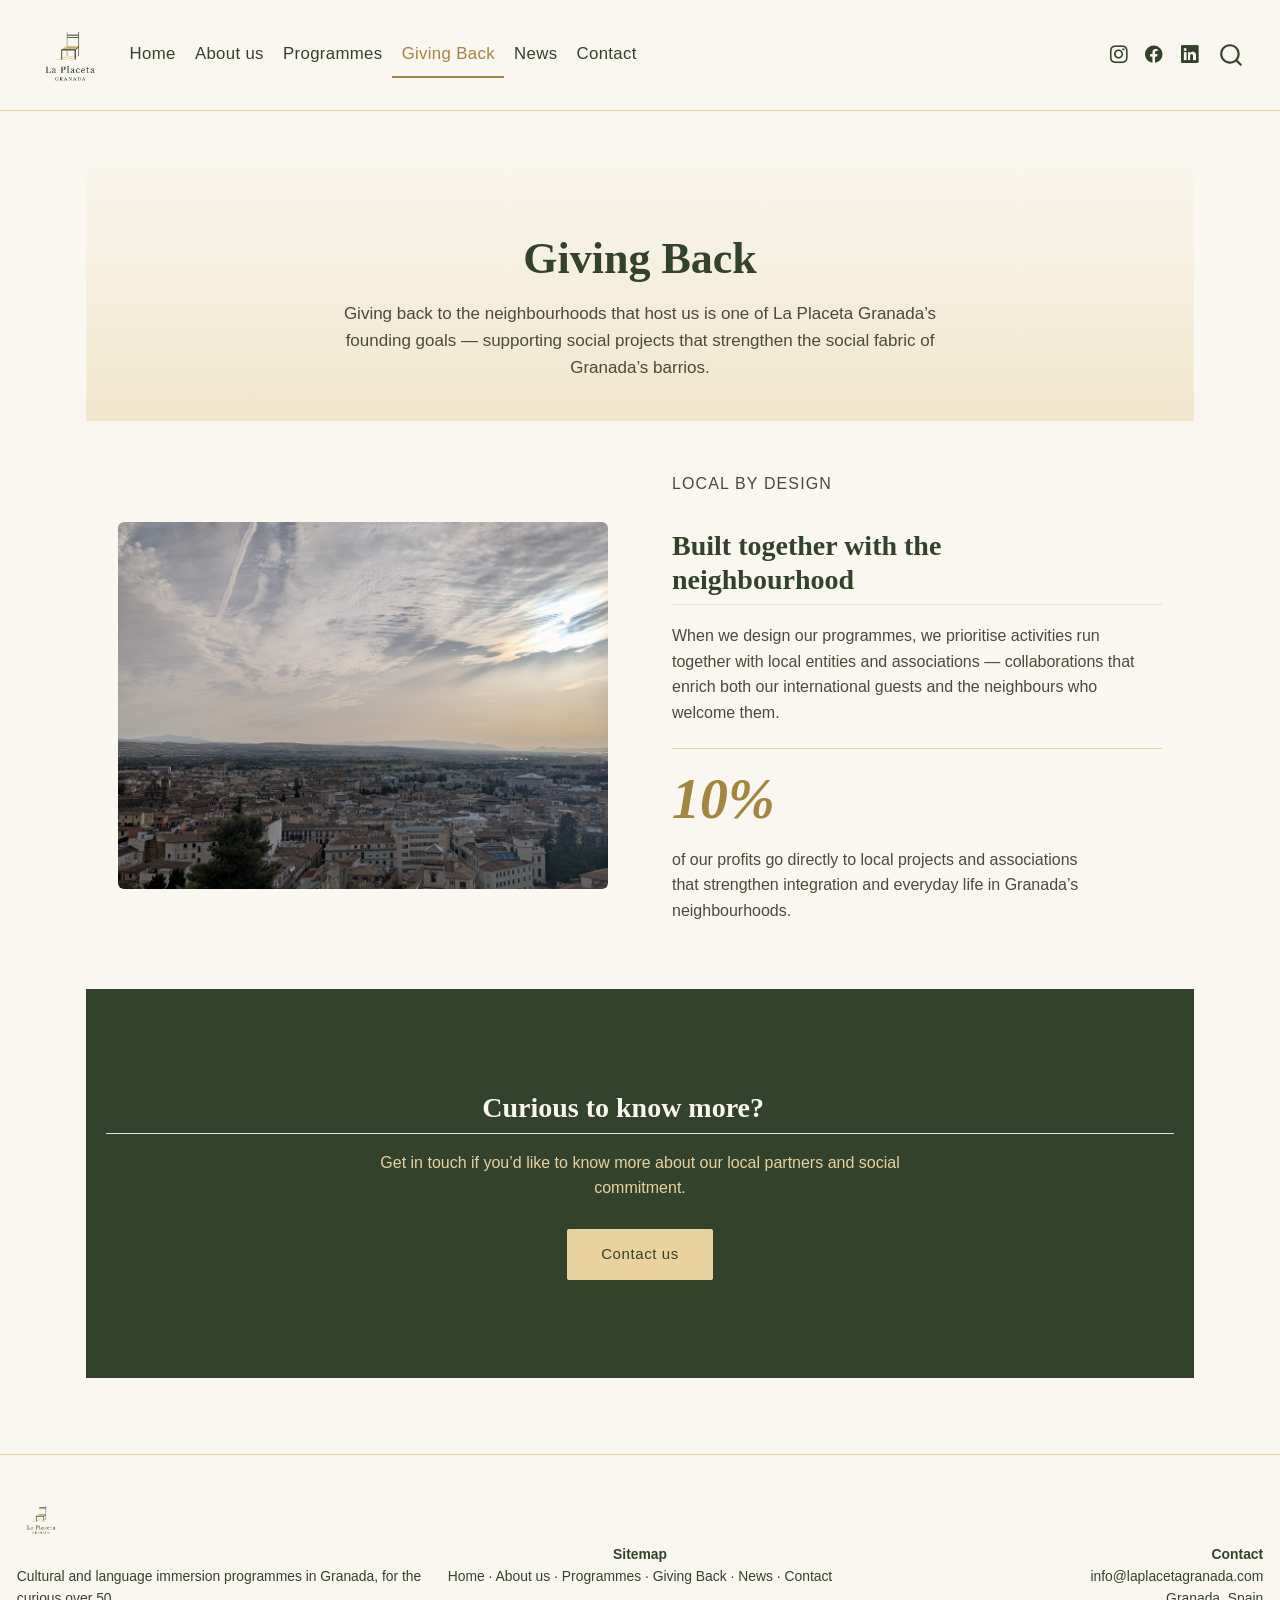
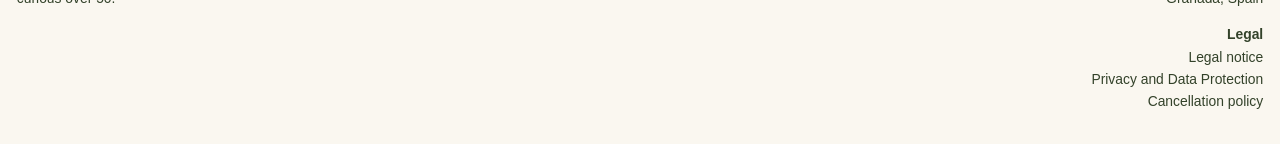
<file: docs/giving-back.html>
<!DOCTYPE html>
<html xmlns="http://www.w3.org/1999/xhtml" lang="en" xml:lang="en"><head>

<meta charset="utf-8">
<meta name="generator" content="quarto-1.10.19">

<meta name="viewport" content="width=device-width, initial-scale=1.0, user-scalable=yes">


<title>Giving Back – La Placeta Granada</title>
<style>
/* Default styles provided by pandoc.
** See https://pandoc.org/MANUAL.html#variables-for-html for config info.
*/
span.smallcaps{font-variant: small-caps;}
div.columns{display: flex; gap: 1.5em;}
div.column{flex: auto;}
@media screen {
div.columns{gap: min(4vw, 1.5em);}
div.column{overflow-x: auto;}
}
div.hanging-indent{margin-left: 1.5em; text-indent: -1.5em;}
ul.task-list{list-style: none;}
ul.task-list li input[type="checkbox"] {
  width: 0.8em;
  margin: 0 0.8em 0.2em -1em; /* quarto-specific, see https://github.com/quarto-dev/quarto-cli/issues/4556 */ 
  vertical-align: middle;
}
</style>


<script src="site_libs/quarto-nav/quarto-nav.js"></script>
<script src="site_libs/clipboard/clipboard.min.js"></script>
<script src="site_libs/quarto-search/autocomplete.umd.js"></script>
<script src="site_libs/quarto-search/fuse.min.js"></script>
<script src="site_libs/quarto-search/quarto-search.js"></script>
<meta name="quarto:offset" content="./">
<script src="site_libs/quarto-html/quarto.js" type="module"></script>
<script src="site_libs/quarto-html/tabsets/tabsets.js" type="module"></script>
<script src="site_libs/quarto-html/popper.min.js"></script>
<script src="site_libs/quarto-html/tippy.umd.min.js"></script>
<script src="site_libs/quarto-html/anchor.min.js"></script>
<link href="site_libs/quarto-html/tippy.css" rel="stylesheet">
<link href="site_libs/quarto-html/quarto-syntax-highlighting-bf27225e3a48a9273f3daa8f8e829971.css" rel="stylesheet" id="quarto-text-highlighting-styles">
<script src="site_libs/bootstrap/bootstrap.min.js"></script>
<link href="site_libs/bootstrap/bootstrap-icons.css" rel="stylesheet">
<link href="site_libs/bootstrap/bootstrap-3b8a17e0075c7671458ac0bf03225e95.min.css" rel="stylesheet" append-hash="true" id="quarto-bootstrap" data-mode="light">
<script id="quarto-search-options" type="application/json">{
  "location": "navbar",
  "copy-button": false,
  "collapse-after": 3,
  "panel-placement": "end",
  "type": "overlay",
  "limit": 50,
  "keyboard-shortcut": [
    "f",
    "/",
    "s"
  ],
  "show-item-context": false,
  "language": {
    "search-no-results-text": "No results",
    "search-matching-documents-text": "matching documents",
    "search-copy-link-title": "Copy link to search",
    "search-hide-matches-text": "Hide additional matches",
    "search-more-match-text": "more match in this document",
    "search-more-matches-text": "more matches in this document",
    "search-clear-button-title": "Clear",
    "search-text-placeholder": "",
    "search-detached-cancel-button-title": "Cancel",
    "search-submit-button-title": "Submit",
    "search-label": "Search"
  }
}</script>


<link rel="stylesheet" href="theme/custom.css">
<link rel="stylesheet" href="theme/news.css">
<link rel="stylesheet" href="theme/legal.css">
</head>

<body class="nav-fixed fullcontent quarto-light">

<div id="quarto-search-results"></div>
  <header id="quarto-header" class="headroom fixed-top">
    <nav class="navbar navbar-expand-lg " data-bs-theme="dark">
      <div class="navbar-container container-fluid">
      <div class="navbar-brand-container mx-auto">
    <a href="./index.html" class="navbar-brand navbar-brand-logo">
    <img src="./images/brand/logo.png" alt="La Placeta Granada" class="navbar-logo light-content">
    <img src="./images/brand/logo.png" alt="La Placeta Granada" class="navbar-logo dark-content">
    </a>
  </div>
            <div id="quarto-search" class="" title="Search"></div>
          <button class="navbar-toggler" type="button" data-bs-toggle="collapse" data-bs-target="#navbarCollapse" aria-controls="navbarCollapse" role="menu" aria-expanded="false" aria-label="Toggle navigation" onclick="if (window.quartoToggleHeadroom) { window.quartoToggleHeadroom(); }">
  <span class="navbar-toggler-icon"></span>
</button>
          <div class="collapse navbar-collapse" id="navbarCollapse">
            <ul class="navbar-nav navbar-nav-scroll me-auto">
  <li class="nav-item">
    <a class="nav-link" href="./index.html"> 
<span class="menu-text">Home</span></a>
  </li>  
  <li class="nav-item">
    <a class="nav-link" href="./about-us.html"> 
<span class="menu-text">About us</span></a>
  </li>  
  <li class="nav-item">
    <a class="nav-link" href="./programmes.html"> 
<span class="menu-text">Programmes</span></a>
  </li>  
  <li class="nav-item">
    <a class="nav-link active" href="./giving-back.html" aria-current="page"> 
<span class="menu-text">Giving Back</span></a>
  </li>  
  <li class="nav-item">
    <a class="nav-link" href="./news.html"> 
<span class="menu-text">News</span></a>
  </li>  
  <li class="nav-item">
    <a class="nav-link" href="./contact.html"> 
<span class="menu-text">Contact</span></a>
  </li>  
</ul>
            <ul class="navbar-nav navbar-nav-scroll ms-auto">
  <li class="nav-item compact">
    <a class="nav-link" href="https://instagram.com/laplacetagranada"> <i class="bi bi-instagram" role="img" aria-label="Instagram">
</i> 
<span class="menu-text"></span></a>
  </li>  
  <li class="nav-item compact">
    <a class="nav-link" href="https://www.facebook.com/share/19Ra23UsVJ/"> <i class="bi bi-facebook" role="img" aria-label="Facebook">
</i> 
<span class="menu-text"></span></a>
  </li>  
  <li class="nav-item compact">
    <a class="nav-link" href="https://www.linkedin.com/company/la-placeta-granada/"> <i class="bi bi-linkedin" role="img" aria-label="LinkedIn">
</i> 
<span class="menu-text"></span></a>
  </li>  
</ul>
          </div> <!-- /navcollapse -->
            <div class="quarto-navbar-tools">
</div>
      </div> <!-- /container-fluid -->
    </nav>
</header>
<!-- content -->
<div id="quarto-content" class="quarto-container page-columns page-rows-contents page-layout-article page-navbar">
<!-- sidebar -->
<!-- margin-sidebar -->
    
<!-- main -->
<main class="content" id="quarto-document-content">

<header id="title-block-header" class="quarto-title-block default">
<div class="quarto-title">
<h1 class="title">Giving Back</h1>
</div>



<div class="quarto-title-meta">

    
  
    
  </div>
  


</header>


<section id="giving-back" class="level1 page-banner">
<h1>Giving Back</h1>
<p>Giving back to the neighbourhoods that host us is one of La Placeta Granada’s founding goals — supporting social projects that strengthen the social fabric of Granada’s barrios.</p>
</section>
<div class="block">
<div class="block-image">
<div class="quarto-figure quarto-figure-center">
<figure class="figure">
<p><img src="images/photography/giving-back.jpg" class="img-fluid figure-img"></p>
<figcaption>Neighbourhood life in Granada</figcaption>
</figure>
</div>
</div>
<div class="block-text">
<div class="eyebrow">
<p>Local by design</p>
</div>
<section id="built-together-with-the-neighbourhood" class="level2">
<h2 class="anchored" data-anchor-id="built-together-with-the-neighbourhood">Built together with the neighbourhood</h2>
<p>When we design our programmes, we prioritise activities run together with local entities and associations — collaborations that enrich both our international guests and the neighbours who welcome them.</p>
<div class="stat-inline">
<div class="stat-number">
<p>10%</p>
</div>
<div class="stat-text">
<p>of our profits go directly to local projects and associations that strengthen integration and everyday life in Granada’s neighbourhoods.</p>
</div>
</div>
</section>
</div>
</div>
<section id="curious-to-know-more" class="level2 closing-cta">
<h2 class="anchored" data-anchor-id="curious-to-know-more">Curious to know more?</h2>
<p>Get in touch if you’d like to know more about our local partners and social commitment.</p>
<p><a href="./contact.html" class="btn">Contact us</a></p>
</section>



</main> <!-- /main -->
<script id="quarto-html-after-body" type="application/javascript">
  window.document.addEventListener("DOMContentLoaded", function (event) {
    const icon = "";
    const anchorJS = new window.AnchorJS();
    anchorJS.options = {
      placement: 'right',
      icon: icon
    };
    anchorJS.add('.anchored');
    const isCodeAnnotation = (el) => {
      for (const clz of el.classList) {
        if (clz.startsWith('code-annotation-')) {                     
          return true;
        }
      }
      return false;
    }
    const onCopySuccess = function(e) {
      // button target
      const button = e.trigger;
      // don't keep focus
      button.blur();
      // flash "checked"
      button.classList.add('code-copy-button-checked');
      var currentTitle = button.getAttribute("title");
      button.setAttribute("title", "Copied!");
      let tooltip;
      if (window.bootstrap) {
        button.setAttribute("data-bs-toggle", "tooltip");
        button.setAttribute("data-bs-placement", "left");
        button.setAttribute("data-bs-title", "Copied!");
        tooltip = new bootstrap.Tooltip(button, 
          { trigger: "manual", 
            customClass: "code-copy-button-tooltip",
            offset: [0, -8]});
        tooltip.show();    
      }
      setTimeout(function() {
        if (tooltip) {
          tooltip.hide();
          button.removeAttribute("data-bs-title");
          button.removeAttribute("data-bs-toggle");
          button.removeAttribute("data-bs-placement");
        }
        button.setAttribute("title", currentTitle);
        button.classList.remove('code-copy-button-checked');
      }, 1000);
      // clear code selection
      e.clearSelection();
    }
    const getTextToCopy = function(trigger) {
      const outerScaffold = trigger.parentElement.cloneNode(true);
      const codeEl = outerScaffold.querySelector('code');
      for (const childEl of codeEl.children) {
        if (isCodeAnnotation(childEl)) {
          childEl.remove();
        }
      }
      return codeEl.innerText;
    }
    const clipboard = new window.ClipboardJS('.code-copy-button:not([data-in-quarto-modal])', {
      text: getTextToCopy
    });
    clipboard.on('success', onCopySuccess);
    if (window.document.getElementById('quarto-embedded-source-code-modal')) {
      const clipboardModal = new window.ClipboardJS('.code-copy-button[data-in-quarto-modal]', {
        text: getTextToCopy,
        container: window.document.getElementById('quarto-embedded-source-code-modal')
      });
      clipboardModal.on('success', onCopySuccess);
    }
      var localhostRegex = new RegExp(/^(?:http|https):\/\/localhost\:?[0-9]*\//);
      var mailtoRegex = new RegExp(/^mailto:/);
        var filterRegex = new RegExp("https:\/\/laplacetagranada\.com");
      var isInternal = (href) => {
          return filterRegex.test(href) || localhostRegex.test(href) || mailtoRegex.test(href);
      }
      // Inspect non-navigation links and adorn them if external
     var links = window.document.querySelectorAll('a[href]:not(.nav-link):not(.navbar-brand):not(.toc-action):not(.sidebar-link):not(.sidebar-item-toggle):not(.pagination-link):not(.no-external):not([aria-hidden]):not(.dropdown-item):not(.quarto-navigation-tool):not(.about-link)');
      for (var i=0; i<links.length; i++) {
        const link = links[i];
        if (!isInternal(link.href)) {
          // undo the damage that might have been done by quarto-nav.js in the case of
          // links that we want to consider external
          if (link.dataset.originalHref !== undefined) {
            link.href = link.dataset.originalHref;
          }
        }
      }
    function tippyHover(el, contentFn, onTriggerFn, onUntriggerFn) {
      const config = {
        allowHTML: true,
        maxWidth: 500,
        delay: 100,
        arrow: false,
        appendTo: function(el) {
            return el.parentElement;
        },
        interactive: true,
        interactiveBorder: 10,
        theme: 'quarto',
        placement: 'bottom-start',
      };
      if (contentFn) {
        config.content = contentFn;
      }
      if (onTriggerFn) {
        config.onTrigger = onTriggerFn;
      }
      if (onUntriggerFn) {
        config.onUntrigger = onUntriggerFn;
      }
      window.tippy(el, config); 
    }
    const noterefs = window.document.querySelectorAll('a[role="doc-noteref"]');
    for (var i=0; i<noterefs.length; i++) {
      const ref = noterefs[i];
      tippyHover(ref, function() {
        // use id or data attribute instead here
        let href = ref.getAttribute('data-footnote-href') || ref.getAttribute('href');
        try { href = new URL(href).hash; } catch {}
        const id = href.replace(/^#\/?/, "");
        const note = window.document.getElementById(id);
        if (note) {
          return note.innerHTML;
        } else {
          return "";
        }
      });
    }
    const xrefs = window.document.querySelectorAll('a.quarto-xref');
    const processXRef = (id, note) => {
      // Strip column container classes
      const stripColumnClz = (el) => {
        el.classList.remove("page-full", "page-columns");
        if (el.children) {
          for (const child of el.children) {
            stripColumnClz(child);
          }
        }
      }
      stripColumnClz(note)
      if (id === null || id.startsWith('sec-')) {
        // Special case sections, only their first couple elements
        const container = document.createElement("div");
        if (note.children && note.children.length > 2) {
          container.appendChild(note.children[0].cloneNode(true));
          for (let i = 1; i < note.children.length; i++) {
            const child = note.children[i];
            if (child.tagName === "P" && child.innerText === "") {
              continue;
            } else {
              container.appendChild(child.cloneNode(true));
              break;
            }
          }
          if (window.Quarto?.typesetMath) {
            window.Quarto.typesetMath(container);
          }
          return container.innerHTML
        } else {
          if (window.Quarto?.typesetMath) {
            window.Quarto.typesetMath(note);
          }
          return note.innerHTML;
        }
      } else {
        // Remove any anchor links if they are present
        const anchorLink = note.querySelector('a.anchorjs-link');
        if (anchorLink) {
          anchorLink.remove();
        }
        if (window.Quarto?.typesetMath) {
          window.Quarto.typesetMath(note);
        }
        if (note.classList.contains("callout")) {
          return note.outerHTML;
        } else {
          return note.innerHTML;
        }
      }
    }
    for (var i=0; i<xrefs.length; i++) {
      const xref = xrefs[i];
      tippyHover(xref, undefined, function(instance) {
        instance.disable();
        let url = xref.getAttribute('href');
        let hash = undefined; 
        if (url.startsWith('#')) {
          hash = url;
        } else {
          try { hash = new URL(url).hash; } catch {}
        }
        if (hash) {
          const id = hash.replace(/^#\/?/, "");
          const note = window.document.getElementById(id);
          if (note !== null) {
            try {
              const html = processXRef(id, note.cloneNode(true));
              instance.setContent(html);
            } finally {
              instance.enable();
              instance.show();
            }
          } else {
            // See if we can fetch this
            fetch(url.split('#')[0])
            .then(res => res.text())
            .then(html => {
              const parser = new DOMParser();
              const htmlDoc = parser.parseFromString(html, "text/html");
              const note = htmlDoc.getElementById(id);
              if (note !== null) {
                const html = processXRef(id, note);
                instance.setContent(html);
              } 
            }).finally(() => {
              instance.enable();
              instance.show();
            });
          }
        } else {
          // See if we can fetch a full url (with no hash to target)
          // This is a special case and we should probably do some content thinning / targeting
          fetch(url)
          .then(res => res.text())
          .then(html => {
            const parser = new DOMParser();
            const htmlDoc = parser.parseFromString(html, "text/html");
            const note = htmlDoc.querySelector('main.content');
            if (note !== null) {
              // This should only happen for chapter cross references
              // (since there is no id in the URL)
              // remove the first header
              if (note.children.length > 0 && note.children[0].tagName === "HEADER") {
                note.children[0].remove();
              }
              const html = processXRef(null, note);
              instance.setContent(html);
            } 
          }).finally(() => {
            instance.enable();
            instance.show();
          });
        }
      }, function(instance) {
      });
    }
        let selectedAnnoteEl;
        const selectorForAnnotation = ( cell, annotation) => {
          let cellAttr = 'data-code-cell="' + cell + '"';
          let lineAttr = 'data-code-annotation="' +  annotation + '"';
          const selector = 'span[' + cellAttr + '][' + lineAttr + ']';
          return selector;
        }
        const selectCodeLines = (annoteEl) => {
          const doc = window.document;
          const targetCell = annoteEl.getAttribute("data-target-cell");
          const targetAnnotation = annoteEl.getAttribute("data-target-annotation");
          const annoteSpan = window.document.querySelector(selectorForAnnotation(targetCell, targetAnnotation));
          const lines = annoteSpan.getAttribute("data-code-lines").split(",");
          const lineIds = lines.map((line) => {
            return targetCell + "-" + line;
          })
          let top = null;
          let height = null;
          let parent = null;
          if (lineIds.length > 0) {
              //compute the position of the single el (top and bottom and make a div)
              const el = window.document.getElementById(lineIds[0]);
              top = el.offsetTop;
              height = el.offsetHeight;
              parent = el.parentElement.parentElement;
            if (lineIds.length > 1) {
              const lastEl = window.document.getElementById(lineIds[lineIds.length - 1]);
              const bottom = lastEl.offsetTop + lastEl.offsetHeight;
              height = bottom - top;
            }
            if (top !== null && height !== null && parent !== null) {
              // cook up a div (if necessary) and position it 
              let div = window.document.getElementById("code-annotation-line-highlight");
              if (div === null) {
                div = window.document.createElement("div");
                div.setAttribute("id", "code-annotation-line-highlight");
                div.style.position = 'absolute';
                parent.appendChild(div);
              }
              div.style.top = top - 2 + "px";
              div.style.height = height + 4 + "px";
              div.style.left = 0;
              let gutterDiv = window.document.getElementById("code-annotation-line-highlight-gutter");
              if (gutterDiv === null) {
                gutterDiv = window.document.createElement("div");
                gutterDiv.setAttribute("id", "code-annotation-line-highlight-gutter");
                gutterDiv.style.position = 'absolute';
                const codeCell = window.document.getElementById(targetCell);
                const gutter = codeCell.querySelector('.code-annotation-gutter');
                gutter.appendChild(gutterDiv);
              }
              gutterDiv.style.top = top - 2 + "px";
              gutterDiv.style.height = height + 4 + "px";
            }
            selectedAnnoteEl = annoteEl;
          }
        };
        const unselectCodeLines = () => {
          const elementsIds = ["code-annotation-line-highlight", "code-annotation-line-highlight-gutter"];
          elementsIds.forEach((elId) => {
            const div = window.document.getElementById(elId);
            if (div) {
              div.remove();
            }
          });
          selectedAnnoteEl = undefined;
        };
          // Handle positioning of the toggle
      window.addEventListener(
        "resize",
        throttle(() => {
          elRect = undefined;
          if (selectedAnnoteEl) {
            selectCodeLines(selectedAnnoteEl);
          }
        }, 10)
      );
      function throttle(fn, ms) {
      let throttle = false;
      let timer;
        return (...args) => {
          if(!throttle) { // first call gets through
              fn.apply(this, args);
              throttle = true;
          } else { // all the others get throttled
              if(timer) clearTimeout(timer); // cancel #2
              timer = setTimeout(() => {
                fn.apply(this, args);
                timer = throttle = false;
              }, ms);
          }
        };
      }
        // Attach click handler to the DT
        const annoteDls = window.document.querySelectorAll('dt[data-target-cell]');
        for (const annoteDlNode of annoteDls) {
          annoteDlNode.addEventListener('click', (event) => {
            const clickedEl = event.target;
            if (clickedEl !== selectedAnnoteEl) {
              unselectCodeLines();
              const activeEl = window.document.querySelector('dt[data-target-cell].code-annotation-active');
              if (activeEl) {
                activeEl.classList.remove('code-annotation-active');
              }
              selectCodeLines(clickedEl);
              clickedEl.classList.add('code-annotation-active');
            } else {
              // Unselect the line
              unselectCodeLines();
              clickedEl.classList.remove('code-annotation-active');
            }
          });
        }
    const findCites = (el) => {
      const parentEl = el.parentElement;
      if (parentEl) {
        const cites = parentEl.dataset.cites;
        if (cites) {
          return {
            el,
            cites: cites.split(' ')
          };
        } else {
          return findCites(el.parentElement)
        }
      } else {
        return undefined;
      }
    };
    var bibliorefs = window.document.querySelectorAll('a[role="doc-biblioref"]');
    for (var i=0; i<bibliorefs.length; i++) {
      const ref = bibliorefs[i];
      const citeInfo = findCites(ref);
      if (citeInfo) {
        tippyHover(citeInfo.el, function() {
          var popup = window.document.createElement('div');
          citeInfo.cites.forEach(function(cite) {
            var citeDiv = window.document.createElement('div');
            citeDiv.classList.add('hanging-indent');
            citeDiv.classList.add('csl-entry');
            var biblioDiv = window.document.getElementById('ref-' + cite);
            if (biblioDiv) {
              citeDiv.innerHTML = biblioDiv.innerHTML;
            }
            popup.appendChild(citeDiv);
          });
          return popup.innerHTML;
        });
      }
    }
  });
  </script>
</div> <!-- /content -->
<footer class="footer">
  <div class="nav-footer">
    <div class="nav-footer-left">
<p><img src="./images/brand/logo.png" height="48"><br>
Cultural and language immersion programmes in Granada, for the curious over 50.</p>
</div>   
    <div class="nav-footer-center">
<p><strong>Sitemap</strong><br>
<a href="./index.html">Home</a> · <a href="./about-us.html">About us</a> · <a href="./programmes.html">Programmes</a> · <a href="./giving-back.html">Giving Back</a> · <a href="./news.html">News</a> · <a href="./contact.html">Contact</a></p>
</div>
    <div class="nav-footer-right">
<p><strong>Contact</strong><br>
<a href="mailto:info@laplacetagranada.com">info@laplacetagranada.com</a><br>
Granada, Spain</p>
<p><strong>Legal</strong><br>
<a href="./legal-notice.html">Legal notice</a><br>
<a href="./privacy.html">Privacy and Data Protection</a><br>
<a href="./cancellation-policy.html">Cancellation policy</a></p>
</div>
  </div>
</footer>




</body></html>
</file>
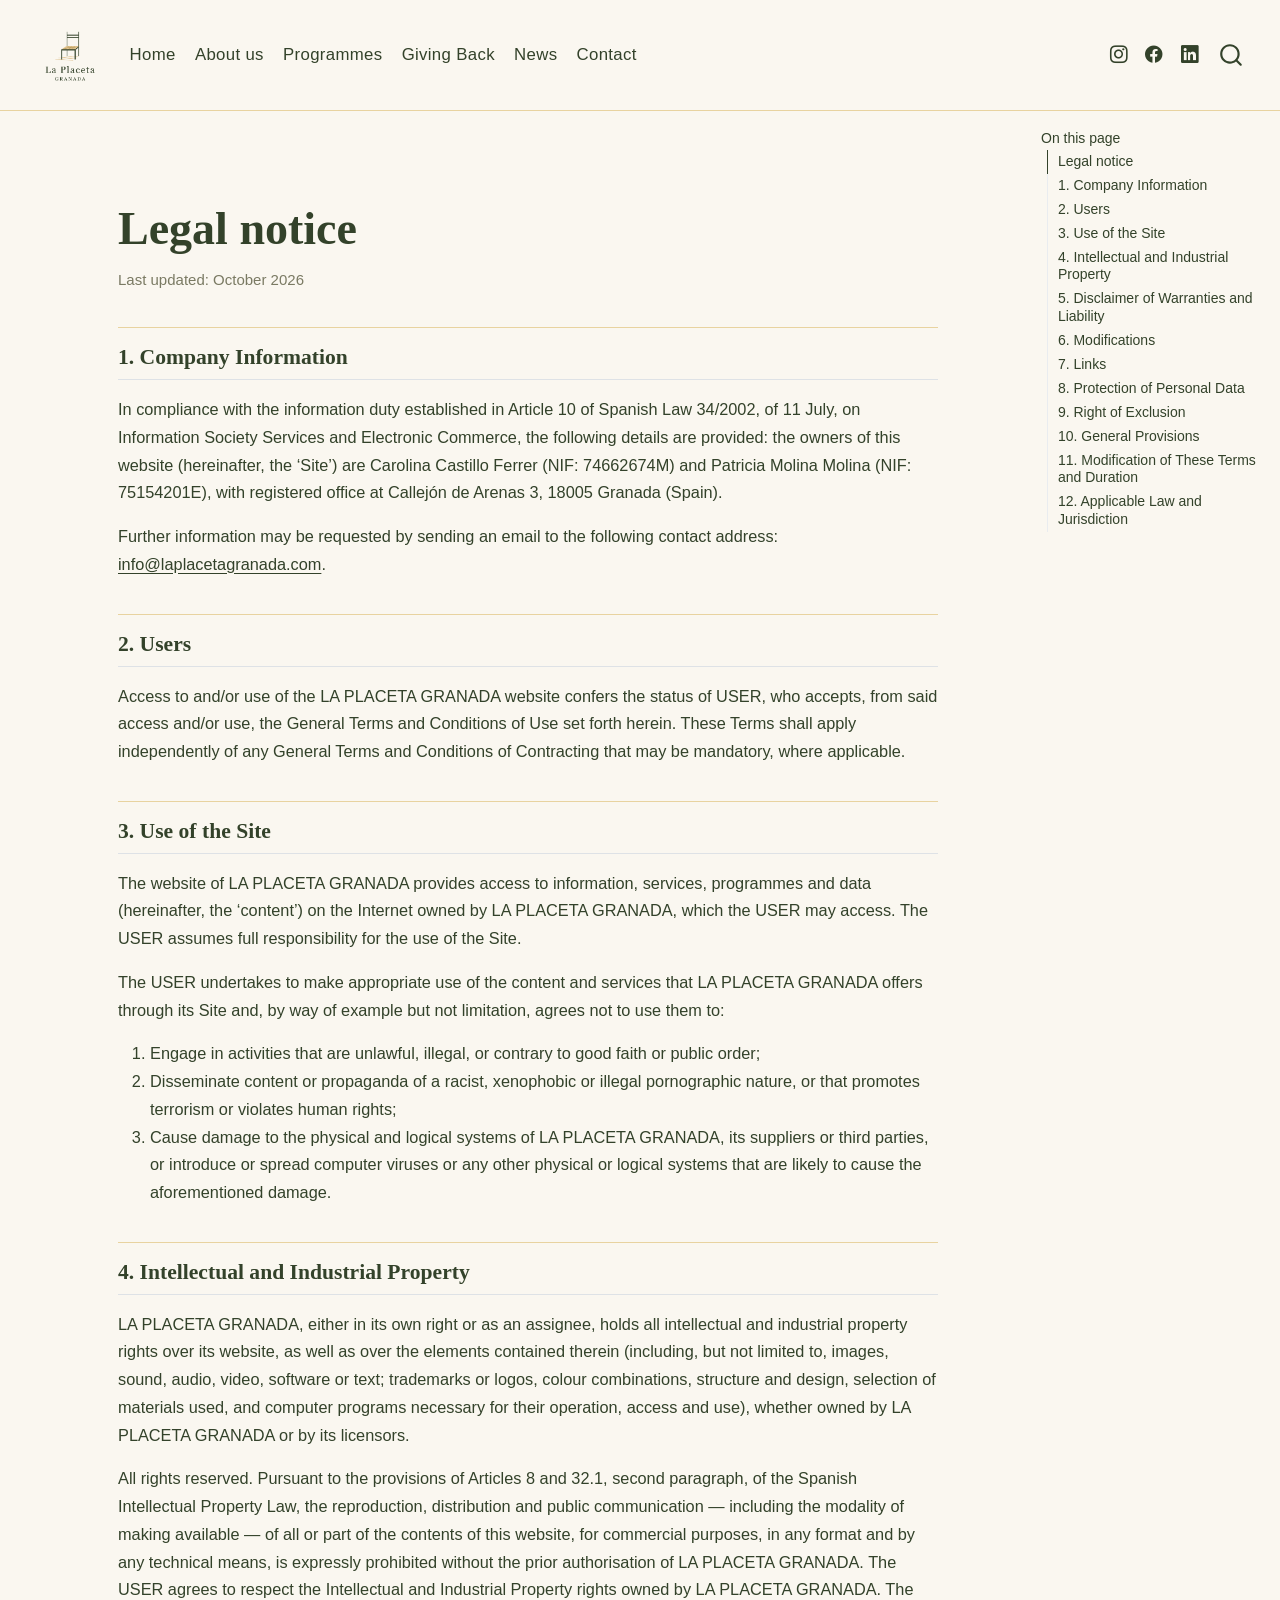
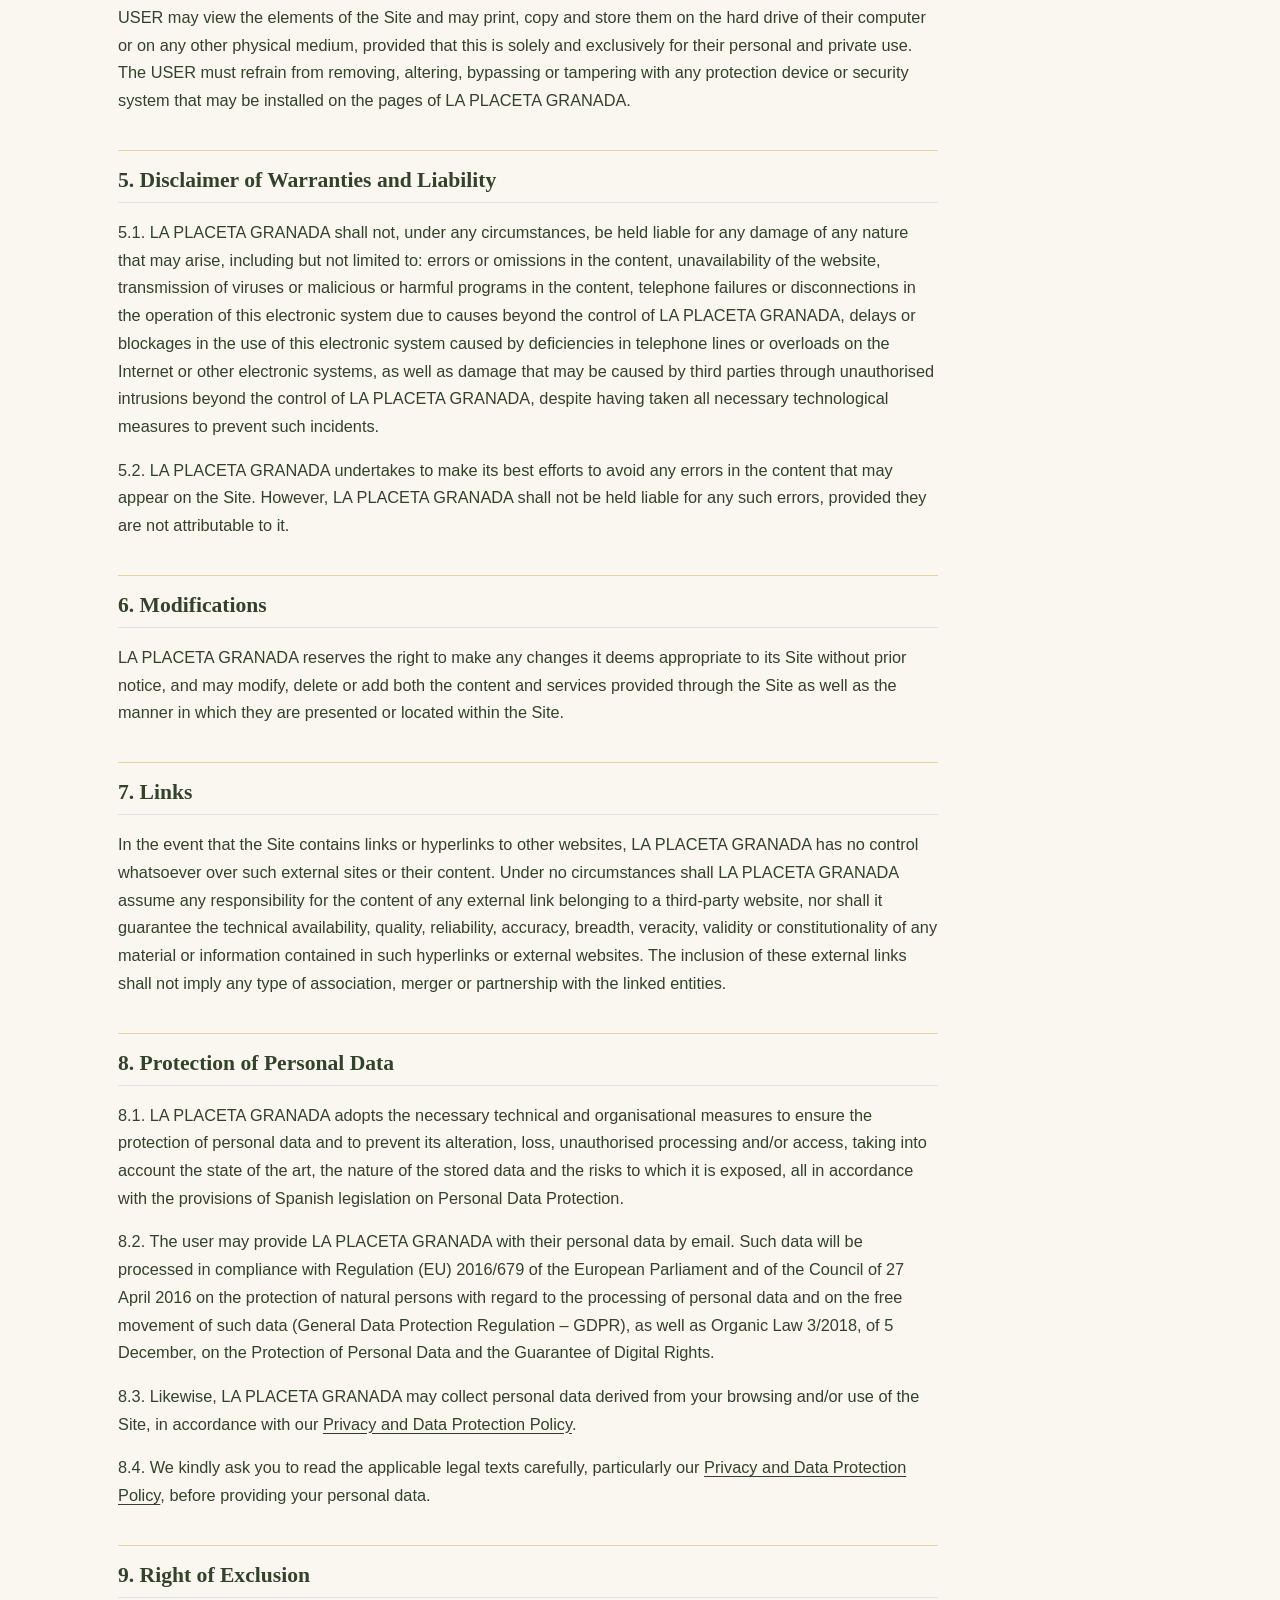
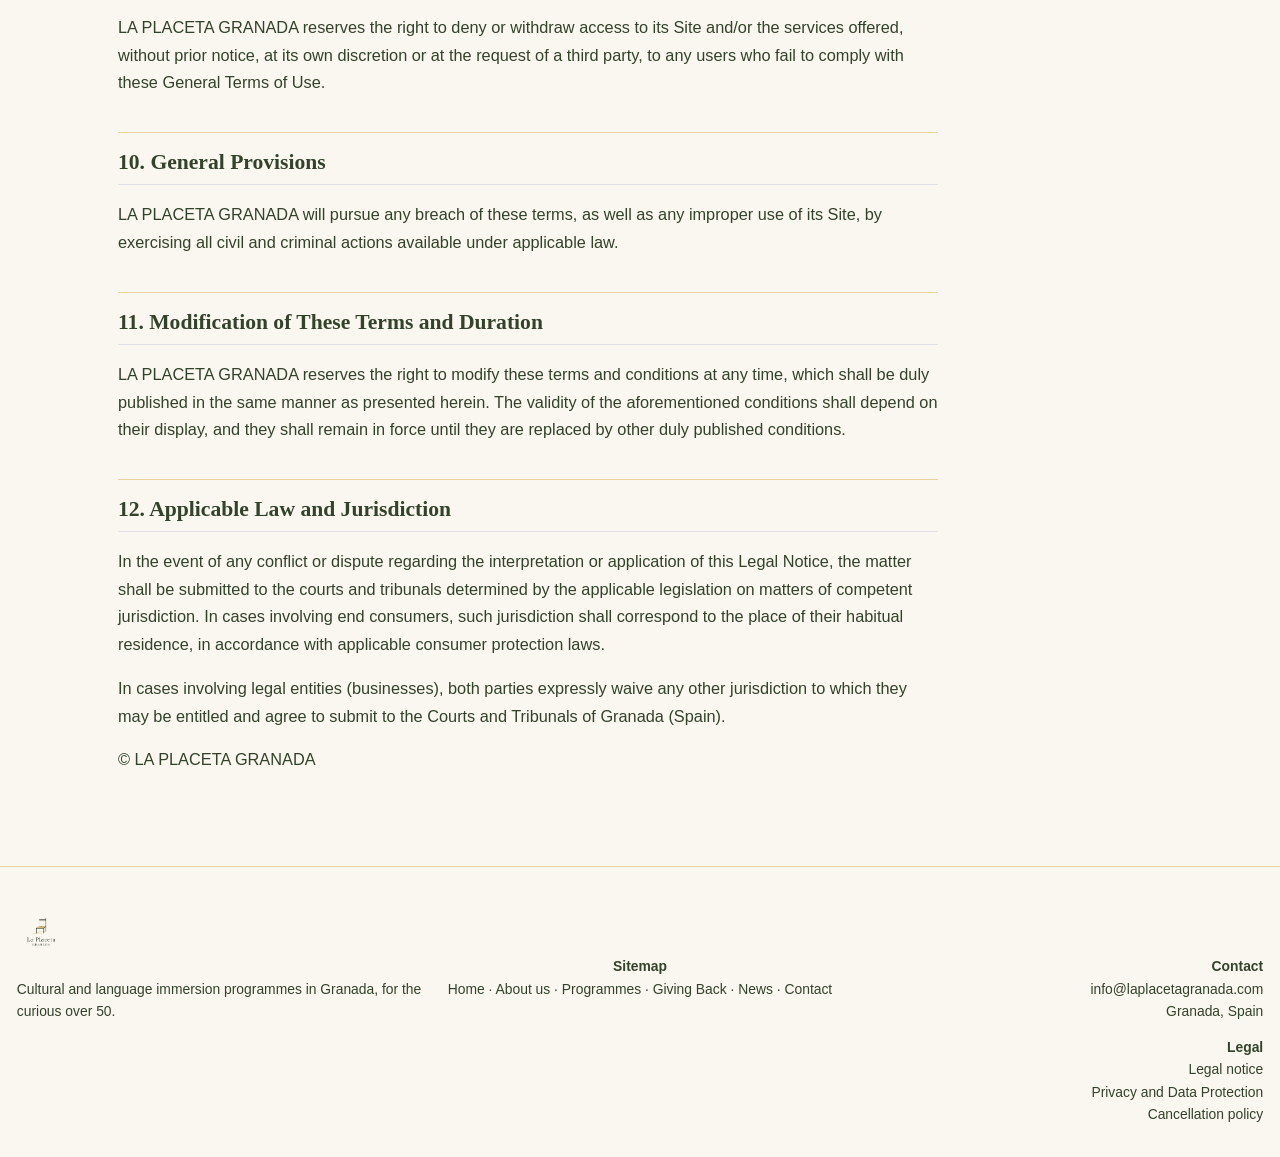
<file: docs/legal-notice.html>
<!DOCTYPE html>
<html xmlns="http://www.w3.org/1999/xhtml" lang="en" xml:lang="en"><head>

<meta charset="utf-8">
<meta name="generator" content="quarto-1.10.19">

<meta name="viewport" content="width=device-width, initial-scale=1.0, user-scalable=yes">


<title>Legal notice – La Placeta Granada</title>
<style>
/* Default styles provided by pandoc.
** See https://pandoc.org/MANUAL.html#variables-for-html for config info.
*/
span.smallcaps{font-variant: small-caps;}
div.columns{display: flex; gap: 1.5em;}
div.column{flex: auto;}
@media screen {
div.columns{gap: min(4vw, 1.5em);}
div.column{overflow-x: auto;}
}
div.hanging-indent{margin-left: 1.5em; text-indent: -1.5em;}
ul.task-list{list-style: none;}
ul.task-list li input[type="checkbox"] {
  width: 0.8em;
  margin: 0 0.8em 0.2em -1em; /* quarto-specific, see https://github.com/quarto-dev/quarto-cli/issues/4556 */ 
  vertical-align: middle;
}
</style>


<script src="site_libs/quarto-nav/quarto-nav.js"></script>
<script src="site_libs/clipboard/clipboard.min.js"></script>
<script src="site_libs/quarto-search/autocomplete.umd.js"></script>
<script src="site_libs/quarto-search/fuse.min.js"></script>
<script src="site_libs/quarto-search/quarto-search.js"></script>
<meta name="quarto:offset" content="./">
<script src="site_libs/quarto-html/quarto.js" type="module"></script>
<script src="site_libs/quarto-html/tabsets/tabsets.js" type="module"></script>
<script src="site_libs/quarto-html/popper.min.js"></script>
<script src="site_libs/quarto-html/tippy.umd.min.js"></script>
<script src="site_libs/quarto-html/anchor.min.js"></script>
<link href="site_libs/quarto-html/tippy.css" rel="stylesheet">
<link href="site_libs/quarto-html/quarto-syntax-highlighting-bf27225e3a48a9273f3daa8f8e829971.css" rel="stylesheet" id="quarto-text-highlighting-styles">
<script src="site_libs/bootstrap/bootstrap.min.js"></script>
<link href="site_libs/bootstrap/bootstrap-icons.css" rel="stylesheet">
<link href="site_libs/bootstrap/bootstrap-3b8a17e0075c7671458ac0bf03225e95.min.css" rel="stylesheet" append-hash="true" id="quarto-bootstrap" data-mode="light">
<script id="quarto-search-options" type="application/json">{
  "location": "navbar",
  "copy-button": false,
  "collapse-after": 3,
  "panel-placement": "end",
  "type": "overlay",
  "limit": 50,
  "keyboard-shortcut": [
    "f",
    "/",
    "s"
  ],
  "show-item-context": false,
  "language": {
    "search-no-results-text": "No results",
    "search-matching-documents-text": "matching documents",
    "search-copy-link-title": "Copy link to search",
    "search-hide-matches-text": "Hide additional matches",
    "search-more-match-text": "more match in this document",
    "search-more-matches-text": "more matches in this document",
    "search-clear-button-title": "Clear",
    "search-text-placeholder": "",
    "search-detached-cancel-button-title": "Cancel",
    "search-submit-button-title": "Submit",
    "search-label": "Search"
  }
}</script>


<link rel="stylesheet" href="theme/custom.css">
<link rel="stylesheet" href="theme/news.css">
<link rel="stylesheet" href="theme/legal.css">
</head>

<body class="nav-fixed legal-page quarto-light">

<div id="quarto-search-results"></div>
  <header id="quarto-header" class="headroom fixed-top">
    <nav class="navbar navbar-expand-lg " data-bs-theme="dark">
      <div class="navbar-container container-fluid">
      <div class="navbar-brand-container mx-auto">
    <a href="./index.html" class="navbar-brand navbar-brand-logo">
    <img src="./images/brand/logo.png" alt="La Placeta Granada" class="navbar-logo light-content">
    <img src="./images/brand/logo.png" alt="La Placeta Granada" class="navbar-logo dark-content">
    </a>
  </div>
            <div id="quarto-search" class="" title="Search"></div>
          <button class="navbar-toggler" type="button" data-bs-toggle="collapse" data-bs-target="#navbarCollapse" aria-controls="navbarCollapse" role="menu" aria-expanded="false" aria-label="Toggle navigation" onclick="if (window.quartoToggleHeadroom) { window.quartoToggleHeadroom(); }">
  <span class="navbar-toggler-icon"></span>
</button>
          <div class="collapse navbar-collapse" id="navbarCollapse">
            <ul class="navbar-nav navbar-nav-scroll me-auto">
  <li class="nav-item">
    <a class="nav-link" href="./index.html"> 
<span class="menu-text">Home</span></a>
  </li>  
  <li class="nav-item">
    <a class="nav-link" href="./about-us.html"> 
<span class="menu-text">About us</span></a>
  </li>  
  <li class="nav-item">
    <a class="nav-link" href="./programmes.html"> 
<span class="menu-text">Programmes</span></a>
  </li>  
  <li class="nav-item">
    <a class="nav-link" href="./giving-back.html"> 
<span class="menu-text">Giving Back</span></a>
  </li>  
  <li class="nav-item">
    <a class="nav-link" href="./news.html"> 
<span class="menu-text">News</span></a>
  </li>  
  <li class="nav-item">
    <a class="nav-link" href="./contact.html"> 
<span class="menu-text">Contact</span></a>
  </li>  
</ul>
            <ul class="navbar-nav navbar-nav-scroll ms-auto">
  <li class="nav-item compact">
    <a class="nav-link" href="https://instagram.com/laplacetagranada"> <i class="bi bi-instagram" role="img" aria-label="Instagram">
</i> 
<span class="menu-text"></span></a>
  </li>  
  <li class="nav-item compact">
    <a class="nav-link" href="https://www.facebook.com/share/19Ra23UsVJ/"> <i class="bi bi-facebook" role="img" aria-label="Facebook">
</i> 
<span class="menu-text"></span></a>
  </li>  
  <li class="nav-item compact">
    <a class="nav-link" href="https://www.linkedin.com/company/la-placeta-granada/"> <i class="bi bi-linkedin" role="img" aria-label="LinkedIn">
</i> 
<span class="menu-text"></span></a>
  </li>  
</ul>
          </div> <!-- /navcollapse -->
            <div class="quarto-navbar-tools">
</div>
      </div> <!-- /container-fluid -->
    </nav>
</header>
<!-- content -->
<div id="quarto-content" class="quarto-container page-columns page-rows-contents page-layout-article page-navbar">
<!-- sidebar -->
<!-- margin-sidebar -->
    <div id="quarto-margin-sidebar" class="sidebar margin-sidebar">
        <nav id="TOC" role="doc-toc" class="toc-active">
    <h2 id="toc-title">On this page</h2>
   
  <ul>
  <li><a href="#legal-notice" id="toc-legal-notice" class="nav-link active" data-scroll-target="#legal-notice">Legal notice</a></li>
  <li><a href="#company-information" id="toc-company-information" class="nav-link" data-scroll-target="#company-information">1. Company Information</a></li>
  <li><a href="#users" id="toc-users" class="nav-link" data-scroll-target="#users">2. Users</a></li>
  <li><a href="#use-of-the-site" id="toc-use-of-the-site" class="nav-link" data-scroll-target="#use-of-the-site">3. Use of the Site</a></li>
  <li><a href="#intellectual-and-industrial-property" id="toc-intellectual-and-industrial-property" class="nav-link" data-scroll-target="#intellectual-and-industrial-property">4. Intellectual and Industrial Property</a></li>
  <li><a href="#disclaimer-of-warranties-and-liability" id="toc-disclaimer-of-warranties-and-liability" class="nav-link" data-scroll-target="#disclaimer-of-warranties-and-liability">5. Disclaimer of Warranties and Liability</a></li>
  <li><a href="#modifications" id="toc-modifications" class="nav-link" data-scroll-target="#modifications">6. Modifications</a></li>
  <li><a href="#links" id="toc-links" class="nav-link" data-scroll-target="#links">7. Links</a></li>
  <li><a href="#protection-of-personal-data" id="toc-protection-of-personal-data" class="nav-link" data-scroll-target="#protection-of-personal-data">8. Protection of Personal Data</a></li>
  <li><a href="#right-of-exclusion" id="toc-right-of-exclusion" class="nav-link" data-scroll-target="#right-of-exclusion">9. Right of Exclusion</a></li>
  <li><a href="#general-provisions" id="toc-general-provisions" class="nav-link" data-scroll-target="#general-provisions">10. General Provisions</a></li>
  <li><a href="#modification-of-these-terms-and-duration" id="toc-modification-of-these-terms-and-duration" class="nav-link" data-scroll-target="#modification-of-these-terms-and-duration">11. Modification of These Terms and Duration</a></li>
  <li><a href="#applicable-law-and-jurisdiction" id="toc-applicable-law-and-jurisdiction" class="nav-link" data-scroll-target="#applicable-law-and-jurisdiction">12. Applicable Law and Jurisdiction</a></li>
  </ul>
</nav>
    </div>
<!-- main -->
<main class="content" id="quarto-document-content">

<header id="title-block-header" class="quarto-title-block default">
<div class="quarto-title">
<h1 class="title">Legal notice</h1>
</div>



<div class="quarto-title-meta">

    
  
    
  </div>
  


</header>


<section id="legal-notice" class="level1 news-header">
<h1>Legal notice</h1>
<p>Last updated: October 2026</p>
</section>
<section id="company-information" class="level2">
<h2 class="anchored" data-anchor-id="company-information">1. Company Information</h2>
<p>In compliance with the information duty established in Article 10 of Spanish Law 34/2002, of 11 July, on Information Society Services and Electronic Commerce, the following details are provided: the owners of this website (hereinafter, the ‘Site’) are Carolina Castillo Ferrer (NIF: 74662674M) and Patricia Molina Molina (NIF: 75154201E), with registered office at Callejón de Arenas 3, 18005 Granada (Spain).</p>
<p>Further information may be requested by sending an email to the following contact address: <a href="mailto:info@laplacetagranada.com">info@laplacetagranada.com</a>.</p>
</section>
<section id="users" class="level2">
<h2 class="anchored" data-anchor-id="users">2. Users</h2>
<p>Access to and/or use of the LA PLACETA GRANADA website confers the status of USER, who accepts, from said access and/or use, the General Terms and Conditions of Use set forth herein. These Terms shall apply independently of any General Terms and Conditions of Contracting that may be mandatory, where applicable.</p>
</section>
<section id="use-of-the-site" class="level2">
<h2 class="anchored" data-anchor-id="use-of-the-site">3. Use of the Site</h2>
<p>The website of LA PLACETA GRANADA provides access to information, services, programmes and data (hereinafter, the ‘content’) on the Internet owned by LA PLACETA GRANADA, which the USER may access. The USER assumes full responsibility for the use of the Site.</p>
<p>The USER undertakes to make appropriate use of the content and services that LA PLACETA GRANADA offers through its Site and, by way of example but not limitation, agrees not to use them to:</p>
<ol type="1">
<li>Engage in activities that are unlawful, illegal, or contrary to good faith or public order;</li>
<li>Disseminate content or propaganda of a racist, xenophobic or illegal pornographic nature, or that promotes terrorism or violates human rights;</li>
<li>Cause damage to the physical and logical systems of LA PLACETA GRANADA, its suppliers or third parties, or introduce or spread computer viruses or any other physical or logical systems that are likely to cause the aforementioned damage.</li>
</ol>
</section>
<section id="intellectual-and-industrial-property" class="level2">
<h2 class="anchored" data-anchor-id="intellectual-and-industrial-property">4. Intellectual and Industrial Property</h2>
<p>LA PLACETA GRANADA, either in its own right or as an assignee, holds all intellectual and industrial property rights over its website, as well as over the elements contained therein (including, but not limited to, images, sound, audio, video, software or text; trademarks or logos, colour combinations, structure and design, selection of materials used, and computer programs necessary for their operation, access and use), whether owned by LA PLACETA GRANADA or by its licensors.</p>
<p>All rights reserved. Pursuant to the provisions of Articles 8 and 32.1, second paragraph, of the Spanish Intellectual Property Law, the reproduction, distribution and public communication — including the modality of making available — of all or part of the contents of this website, for commercial purposes, in any format and by any technical means, is expressly prohibited without the prior authorisation of LA PLACETA GRANADA. The USER agrees to respect the Intellectual and Industrial Property rights owned by LA PLACETA GRANADA. The USER may view the elements of the Site and may print, copy and store them on the hard drive of their computer or on any other physical medium, provided that this is solely and exclusively for their personal and private use. The USER must refrain from removing, altering, bypassing or tampering with any protection device or security system that may be installed on the pages of LA PLACETA GRANADA.</p>
</section>
<section id="disclaimer-of-warranties-and-liability" class="level2">
<h2 class="anchored" data-anchor-id="disclaimer-of-warranties-and-liability">5. Disclaimer of Warranties and Liability</h2>
<p>5.1. LA PLACETA GRANADA shall not, under any circumstances, be held liable for any damage of any nature that may arise, including but not limited to: errors or omissions in the content, unavailability of the website, transmission of viruses or malicious or harmful programs in the content, telephone failures or disconnections in the operation of this electronic system due to causes beyond the control of LA PLACETA GRANADA, delays or blockages in the use of this electronic system caused by deficiencies in telephone lines or overloads on the Internet or other electronic systems, as well as damage that may be caused by third parties through unauthorised intrusions beyond the control of LA PLACETA GRANADA, despite having taken all necessary technological measures to prevent such incidents.</p>
<p>5.2. LA PLACETA GRANADA undertakes to make its best efforts to avoid any errors in the content that may appear on the Site. However, LA PLACETA GRANADA shall not be held liable for any such errors, provided they are not attributable to it.</p>
</section>
<section id="modifications" class="level2">
<h2 class="anchored" data-anchor-id="modifications">6. Modifications</h2>
<p>LA PLACETA GRANADA reserves the right to make any changes it deems appropriate to its Site without prior notice, and may modify, delete or add both the content and services provided through the Site as well as the manner in which they are presented or located within the Site.</p>
</section>
<section id="links" class="level2">
<h2 class="anchored" data-anchor-id="links">7. Links</h2>
<p>In the event that the Site contains links or hyperlinks to other websites, LA PLACETA GRANADA has no control whatsoever over such external sites or their content. Under no circumstances shall LA PLACETA GRANADA assume any responsibility for the content of any external link belonging to a third-party website, nor shall it guarantee the technical availability, quality, reliability, accuracy, breadth, veracity, validity or constitutionality of any material or information contained in such hyperlinks or external websites. The inclusion of these external links shall not imply any type of association, merger or partnership with the linked entities.</p>
</section>
<section id="protection-of-personal-data" class="level2">
<h2 class="anchored" data-anchor-id="protection-of-personal-data">8. Protection of Personal Data</h2>
<p>8.1. LA PLACETA GRANADA adopts the necessary technical and organisational measures to ensure the protection of personal data and to prevent its alteration, loss, unauthorised processing and/or access, taking into account the state of the art, the nature of the stored data and the risks to which it is exposed, all in accordance with the provisions of Spanish legislation on Personal Data Protection.</p>
<p>8.2. The user may provide LA PLACETA GRANADA with their personal data by email. Such data will be processed in compliance with Regulation (EU) 2016/679 of the European Parliament and of the Council of 27 April 2016 on the protection of natural persons with regard to the processing of personal data and on the free movement of such data (General Data Protection Regulation – GDPR), as well as Organic Law 3/2018, of 5 December, on the Protection of Personal Data and the Guarantee of Digital Rights.</p>
<p>8.3. Likewise, LA PLACETA GRANADA may collect personal data derived from your browsing and/or use of the Site, in accordance with our <a href="./privacy.html">Privacy and Data Protection Policy</a>.</p>
<p>8.4. We kindly ask you to read the applicable legal texts carefully, particularly our <a href="./privacy.html">Privacy and Data Protection Policy</a>, before providing your personal data.</p>
</section>
<section id="right-of-exclusion" class="level2">
<h2 class="anchored" data-anchor-id="right-of-exclusion">9. Right of Exclusion</h2>
<p>LA PLACETA GRANADA reserves the right to deny or withdraw access to its Site and/or the services offered, without prior notice, at its own discretion or at the request of a third party, to any users who fail to comply with these General Terms of Use.</p>
</section>
<section id="general-provisions" class="level2">
<h2 class="anchored" data-anchor-id="general-provisions">10. General Provisions</h2>
<p>LA PLACETA GRANADA will pursue any breach of these terms, as well as any improper use of its Site, by exercising all civil and criminal actions available under applicable law.</p>
</section>
<section id="modification-of-these-terms-and-duration" class="level2">
<h2 class="anchored" data-anchor-id="modification-of-these-terms-and-duration">11. Modification of These Terms and Duration</h2>
<p>LA PLACETA GRANADA reserves the right to modify these terms and conditions at any time, which shall be duly published in the same manner as presented herein. The validity of the aforementioned conditions shall depend on their display, and they shall remain in force until they are replaced by other duly published conditions.</p>
</section>
<section id="applicable-law-and-jurisdiction" class="level2">
<h2 class="anchored" data-anchor-id="applicable-law-and-jurisdiction">12. Applicable Law and Jurisdiction</h2>
<p>In the event of any conflict or dispute regarding the interpretation or application of this Legal Notice, the matter shall be submitted to the courts and tribunals determined by the applicable legislation on matters of competent jurisdiction. In cases involving end consumers, such jurisdiction shall correspond to the place of their habitual residence, in accordance with applicable consumer protection laws.</p>
<p>In cases involving legal entities (businesses), both parties expressly waive any other jurisdiction to which they may be entitled and agree to submit to the Courts and Tribunals of Granada (Spain).</p>
<p>© LA PLACETA GRANADA</p>


</section>

</main> <!-- /main -->
<script id="quarto-html-after-body" type="application/javascript">
  window.document.addEventListener("DOMContentLoaded", function (event) {
    const icon = "";
    const anchorJS = new window.AnchorJS();
    anchorJS.options = {
      placement: 'right',
      icon: icon
    };
    anchorJS.add('.anchored');
    const isCodeAnnotation = (el) => {
      for (const clz of el.classList) {
        if (clz.startsWith('code-annotation-')) {                     
          return true;
        }
      }
      return false;
    }
    const onCopySuccess = function(e) {
      // button target
      const button = e.trigger;
      // don't keep focus
      button.blur();
      // flash "checked"
      button.classList.add('code-copy-button-checked');
      var currentTitle = button.getAttribute("title");
      button.setAttribute("title", "Copied!");
      let tooltip;
      if (window.bootstrap) {
        button.setAttribute("data-bs-toggle", "tooltip");
        button.setAttribute("data-bs-placement", "left");
        button.setAttribute("data-bs-title", "Copied!");
        tooltip = new bootstrap.Tooltip(button, 
          { trigger: "manual", 
            customClass: "code-copy-button-tooltip",
            offset: [0, -8]});
        tooltip.show();    
      }
      setTimeout(function() {
        if (tooltip) {
          tooltip.hide();
          button.removeAttribute("data-bs-title");
          button.removeAttribute("data-bs-toggle");
          button.removeAttribute("data-bs-placement");
        }
        button.setAttribute("title", currentTitle);
        button.classList.remove('code-copy-button-checked');
      }, 1000);
      // clear code selection
      e.clearSelection();
    }
    const getTextToCopy = function(trigger) {
      const outerScaffold = trigger.parentElement.cloneNode(true);
      const codeEl = outerScaffold.querySelector('code');
      for (const childEl of codeEl.children) {
        if (isCodeAnnotation(childEl)) {
          childEl.remove();
        }
      }
      return codeEl.innerText;
    }
    const clipboard = new window.ClipboardJS('.code-copy-button:not([data-in-quarto-modal])', {
      text: getTextToCopy
    });
    clipboard.on('success', onCopySuccess);
    if (window.document.getElementById('quarto-embedded-source-code-modal')) {
      const clipboardModal = new window.ClipboardJS('.code-copy-button[data-in-quarto-modal]', {
        text: getTextToCopy,
        container: window.document.getElementById('quarto-embedded-source-code-modal')
      });
      clipboardModal.on('success', onCopySuccess);
    }
      var localhostRegex = new RegExp(/^(?:http|https):\/\/localhost\:?[0-9]*\//);
      var mailtoRegex = new RegExp(/^mailto:/);
        var filterRegex = new RegExp("https:\/\/laplacetagranada\.com");
      var isInternal = (href) => {
          return filterRegex.test(href) || localhostRegex.test(href) || mailtoRegex.test(href);
      }
      // Inspect non-navigation links and adorn them if external
     var links = window.document.querySelectorAll('a[href]:not(.nav-link):not(.navbar-brand):not(.toc-action):not(.sidebar-link):not(.sidebar-item-toggle):not(.pagination-link):not(.no-external):not([aria-hidden]):not(.dropdown-item):not(.quarto-navigation-tool):not(.about-link)');
      for (var i=0; i<links.length; i++) {
        const link = links[i];
        if (!isInternal(link.href)) {
          // undo the damage that might have been done by quarto-nav.js in the case of
          // links that we want to consider external
          if (link.dataset.originalHref !== undefined) {
            link.href = link.dataset.originalHref;
          }
        }
      }
    function tippyHover(el, contentFn, onTriggerFn, onUntriggerFn) {
      const config = {
        allowHTML: true,
        maxWidth: 500,
        delay: 100,
        arrow: false,
        appendTo: function(el) {
            return el.parentElement;
        },
        interactive: true,
        interactiveBorder: 10,
        theme: 'quarto',
        placement: 'bottom-start',
      };
      if (contentFn) {
        config.content = contentFn;
      }
      if (onTriggerFn) {
        config.onTrigger = onTriggerFn;
      }
      if (onUntriggerFn) {
        config.onUntrigger = onUntriggerFn;
      }
      window.tippy(el, config); 
    }
    const noterefs = window.document.querySelectorAll('a[role="doc-noteref"]');
    for (var i=0; i<noterefs.length; i++) {
      const ref = noterefs[i];
      tippyHover(ref, function() {
        // use id or data attribute instead here
        let href = ref.getAttribute('data-footnote-href') || ref.getAttribute('href');
        try { href = new URL(href).hash; } catch {}
        const id = href.replace(/^#\/?/, "");
        const note = window.document.getElementById(id);
        if (note) {
          return note.innerHTML;
        } else {
          return "";
        }
      });
    }
    const xrefs = window.document.querySelectorAll('a.quarto-xref');
    const processXRef = (id, note) => {
      // Strip column container classes
      const stripColumnClz = (el) => {
        el.classList.remove("page-full", "page-columns");
        if (el.children) {
          for (const child of el.children) {
            stripColumnClz(child);
          }
        }
      }
      stripColumnClz(note)
      if (id === null || id.startsWith('sec-')) {
        // Special case sections, only their first couple elements
        const container = document.createElement("div");
        if (note.children && note.children.length > 2) {
          container.appendChild(note.children[0].cloneNode(true));
          for (let i = 1; i < note.children.length; i++) {
            const child = note.children[i];
            if (child.tagName === "P" && child.innerText === "") {
              continue;
            } else {
              container.appendChild(child.cloneNode(true));
              break;
            }
          }
          if (window.Quarto?.typesetMath) {
            window.Quarto.typesetMath(container);
          }
          return container.innerHTML
        } else {
          if (window.Quarto?.typesetMath) {
            window.Quarto.typesetMath(note);
          }
          return note.innerHTML;
        }
      } else {
        // Remove any anchor links if they are present
        const anchorLink = note.querySelector('a.anchorjs-link');
        if (anchorLink) {
          anchorLink.remove();
        }
        if (window.Quarto?.typesetMath) {
          window.Quarto.typesetMath(note);
        }
        if (note.classList.contains("callout")) {
          return note.outerHTML;
        } else {
          return note.innerHTML;
        }
      }
    }
    for (var i=0; i<xrefs.length; i++) {
      const xref = xrefs[i];
      tippyHover(xref, undefined, function(instance) {
        instance.disable();
        let url = xref.getAttribute('href');
        let hash = undefined; 
        if (url.startsWith('#')) {
          hash = url;
        } else {
          try { hash = new URL(url).hash; } catch {}
        }
        if (hash) {
          const id = hash.replace(/^#\/?/, "");
          const note = window.document.getElementById(id);
          if (note !== null) {
            try {
              const html = processXRef(id, note.cloneNode(true));
              instance.setContent(html);
            } finally {
              instance.enable();
              instance.show();
            }
          } else {
            // See if we can fetch this
            fetch(url.split('#')[0])
            .then(res => res.text())
            .then(html => {
              const parser = new DOMParser();
              const htmlDoc = parser.parseFromString(html, "text/html");
              const note = htmlDoc.getElementById(id);
              if (note !== null) {
                const html = processXRef(id, note);
                instance.setContent(html);
              } 
            }).finally(() => {
              instance.enable();
              instance.show();
            });
          }
        } else {
          // See if we can fetch a full url (with no hash to target)
          // This is a special case and we should probably do some content thinning / targeting
          fetch(url)
          .then(res => res.text())
          .then(html => {
            const parser = new DOMParser();
            const htmlDoc = parser.parseFromString(html, "text/html");
            const note = htmlDoc.querySelector('main.content');
            if (note !== null) {
              // This should only happen for chapter cross references
              // (since there is no id in the URL)
              // remove the first header
              if (note.children.length > 0 && note.children[0].tagName === "HEADER") {
                note.children[0].remove();
              }
              const html = processXRef(null, note);
              instance.setContent(html);
            } 
          }).finally(() => {
            instance.enable();
            instance.show();
          });
        }
      }, function(instance) {
      });
    }
        let selectedAnnoteEl;
        const selectorForAnnotation = ( cell, annotation) => {
          let cellAttr = 'data-code-cell="' + cell + '"';
          let lineAttr = 'data-code-annotation="' +  annotation + '"';
          const selector = 'span[' + cellAttr + '][' + lineAttr + ']';
          return selector;
        }
        const selectCodeLines = (annoteEl) => {
          const doc = window.document;
          const targetCell = annoteEl.getAttribute("data-target-cell");
          const targetAnnotation = annoteEl.getAttribute("data-target-annotation");
          const annoteSpan = window.document.querySelector(selectorForAnnotation(targetCell, targetAnnotation));
          const lines = annoteSpan.getAttribute("data-code-lines").split(",");
          const lineIds = lines.map((line) => {
            return targetCell + "-" + line;
          })
          let top = null;
          let height = null;
          let parent = null;
          if (lineIds.length > 0) {
              //compute the position of the single el (top and bottom and make a div)
              const el = window.document.getElementById(lineIds[0]);
              top = el.offsetTop;
              height = el.offsetHeight;
              parent = el.parentElement.parentElement;
            if (lineIds.length > 1) {
              const lastEl = window.document.getElementById(lineIds[lineIds.length - 1]);
              const bottom = lastEl.offsetTop + lastEl.offsetHeight;
              height = bottom - top;
            }
            if (top !== null && height !== null && parent !== null) {
              // cook up a div (if necessary) and position it 
              let div = window.document.getElementById("code-annotation-line-highlight");
              if (div === null) {
                div = window.document.createElement("div");
                div.setAttribute("id", "code-annotation-line-highlight");
                div.style.position = 'absolute';
                parent.appendChild(div);
              }
              div.style.top = top - 2 + "px";
              div.style.height = height + 4 + "px";
              div.style.left = 0;
              let gutterDiv = window.document.getElementById("code-annotation-line-highlight-gutter");
              if (gutterDiv === null) {
                gutterDiv = window.document.createElement("div");
                gutterDiv.setAttribute("id", "code-annotation-line-highlight-gutter");
                gutterDiv.style.position = 'absolute';
                const codeCell = window.document.getElementById(targetCell);
                const gutter = codeCell.querySelector('.code-annotation-gutter');
                gutter.appendChild(gutterDiv);
              }
              gutterDiv.style.top = top - 2 + "px";
              gutterDiv.style.height = height + 4 + "px";
            }
            selectedAnnoteEl = annoteEl;
          }
        };
        const unselectCodeLines = () => {
          const elementsIds = ["code-annotation-line-highlight", "code-annotation-line-highlight-gutter"];
          elementsIds.forEach((elId) => {
            const div = window.document.getElementById(elId);
            if (div) {
              div.remove();
            }
          });
          selectedAnnoteEl = undefined;
        };
          // Handle positioning of the toggle
      window.addEventListener(
        "resize",
        throttle(() => {
          elRect = undefined;
          if (selectedAnnoteEl) {
            selectCodeLines(selectedAnnoteEl);
          }
        }, 10)
      );
      function throttle(fn, ms) {
      let throttle = false;
      let timer;
        return (...args) => {
          if(!throttle) { // first call gets through
              fn.apply(this, args);
              throttle = true;
          } else { // all the others get throttled
              if(timer) clearTimeout(timer); // cancel #2
              timer = setTimeout(() => {
                fn.apply(this, args);
                timer = throttle = false;
              }, ms);
          }
        };
      }
        // Attach click handler to the DT
        const annoteDls = window.document.querySelectorAll('dt[data-target-cell]');
        for (const annoteDlNode of annoteDls) {
          annoteDlNode.addEventListener('click', (event) => {
            const clickedEl = event.target;
            if (clickedEl !== selectedAnnoteEl) {
              unselectCodeLines();
              const activeEl = window.document.querySelector('dt[data-target-cell].code-annotation-active');
              if (activeEl) {
                activeEl.classList.remove('code-annotation-active');
              }
              selectCodeLines(clickedEl);
              clickedEl.classList.add('code-annotation-active');
            } else {
              // Unselect the line
              unselectCodeLines();
              clickedEl.classList.remove('code-annotation-active');
            }
          });
        }
    const findCites = (el) => {
      const parentEl = el.parentElement;
      if (parentEl) {
        const cites = parentEl.dataset.cites;
        if (cites) {
          return {
            el,
            cites: cites.split(' ')
          };
        } else {
          return findCites(el.parentElement)
        }
      } else {
        return undefined;
      }
    };
    var bibliorefs = window.document.querySelectorAll('a[role="doc-biblioref"]');
    for (var i=0; i<bibliorefs.length; i++) {
      const ref = bibliorefs[i];
      const citeInfo = findCites(ref);
      if (citeInfo) {
        tippyHover(citeInfo.el, function() {
          var popup = window.document.createElement('div');
          citeInfo.cites.forEach(function(cite) {
            var citeDiv = window.document.createElement('div');
            citeDiv.classList.add('hanging-indent');
            citeDiv.classList.add('csl-entry');
            var biblioDiv = window.document.getElementById('ref-' + cite);
            if (biblioDiv) {
              citeDiv.innerHTML = biblioDiv.innerHTML;
            }
            popup.appendChild(citeDiv);
          });
          return popup.innerHTML;
        });
      }
    }
  });
  </script>
</div> <!-- /content -->
<footer class="footer">
  <div class="nav-footer">
    <div class="nav-footer-left">
<p><img src="./images/brand/logo.png" height="48"><br>
Cultural and language immersion programmes in Granada, for the curious over 50.</p>
</div>   
    <div class="nav-footer-center">
<p><strong>Sitemap</strong><br>
<a href="./index.html">Home</a> · <a href="./about-us.html">About us</a> · <a href="./programmes.html">Programmes</a> · <a href="./giving-back.html">Giving Back</a> · <a href="./news.html">News</a> · <a href="./contact.html">Contact</a></p>
</div>
    <div class="nav-footer-right">
<p><strong>Contact</strong><br>
<a href="mailto:info@laplacetagranada.com">info@laplacetagranada.com</a><br>
Granada, Spain</p>
<p><strong>Legal</strong><br>
<a href="./legal-notice.html">Legal notice</a><br>
<a href="./privacy.html">Privacy and Data Protection</a><br>
<a href="./cancellation-policy.html">Cancellation policy</a></p>
</div>
  </div>
</footer>




</body></html>
</file>
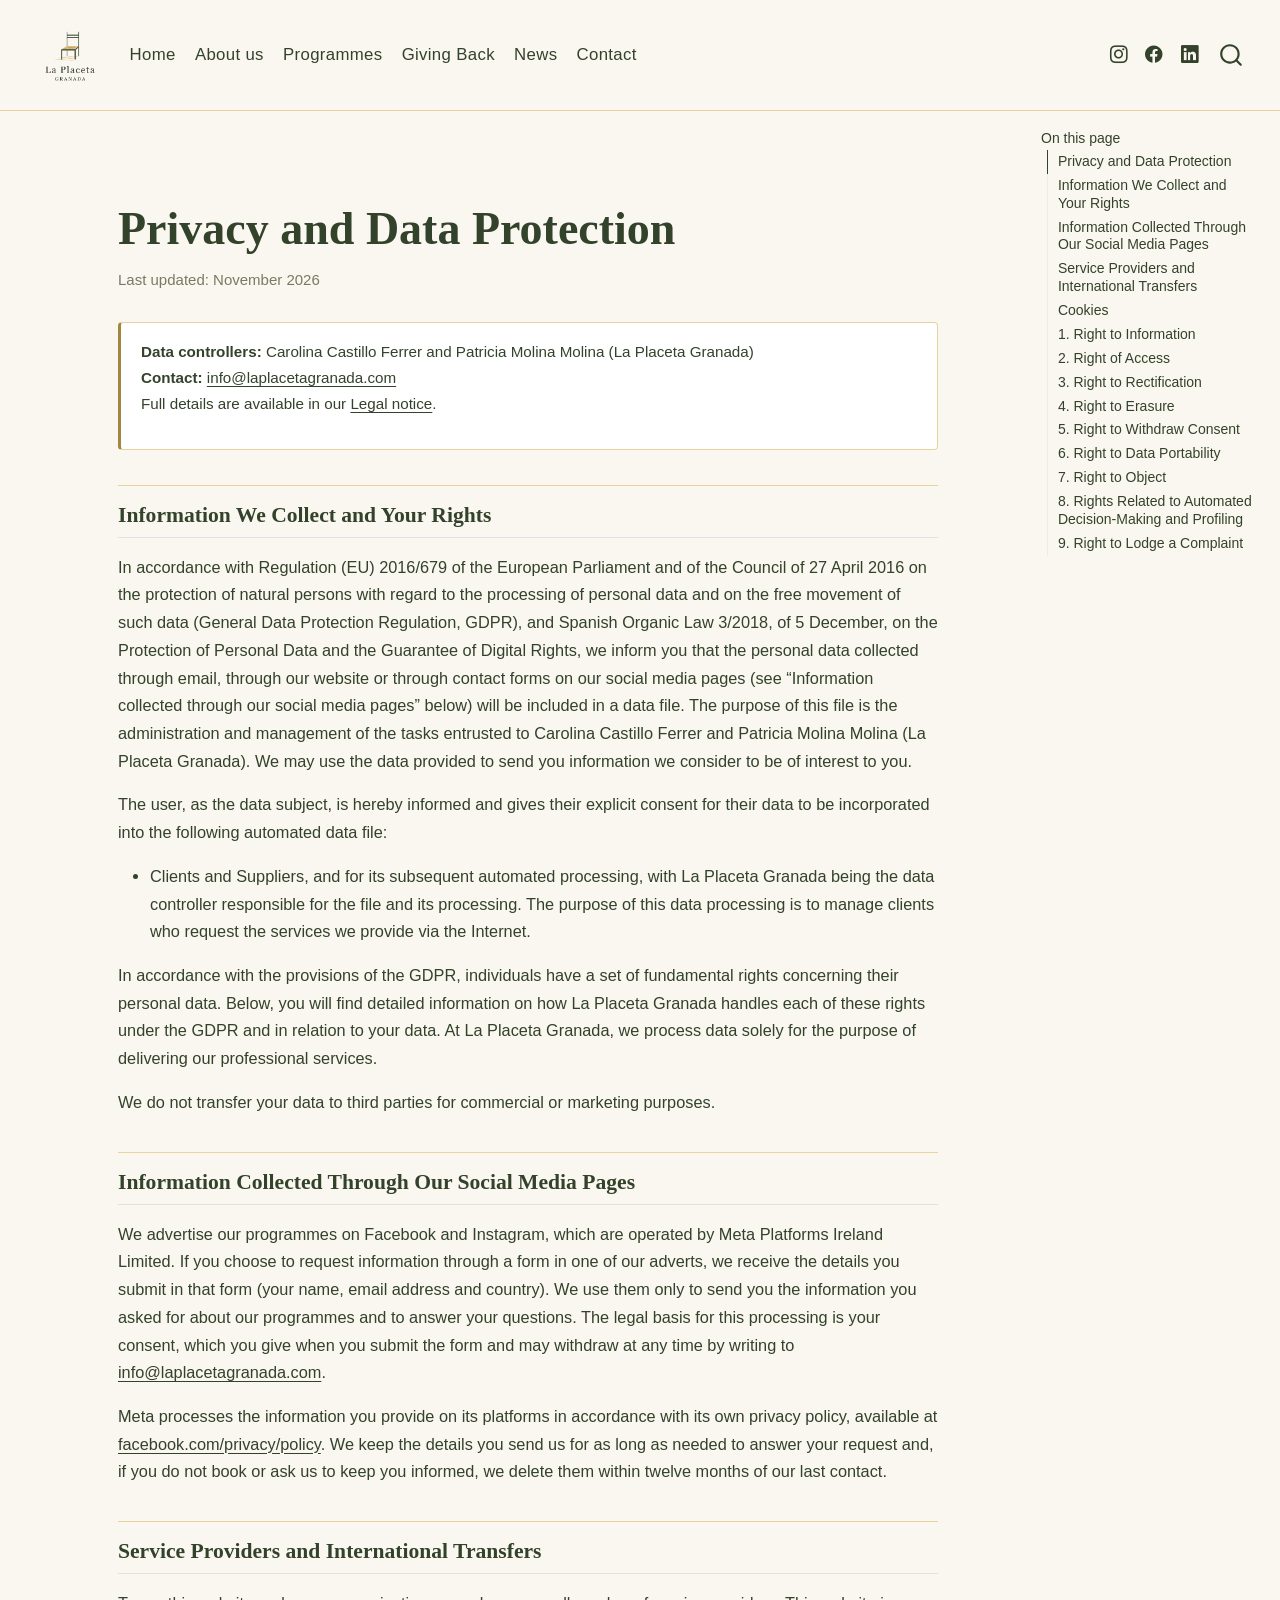
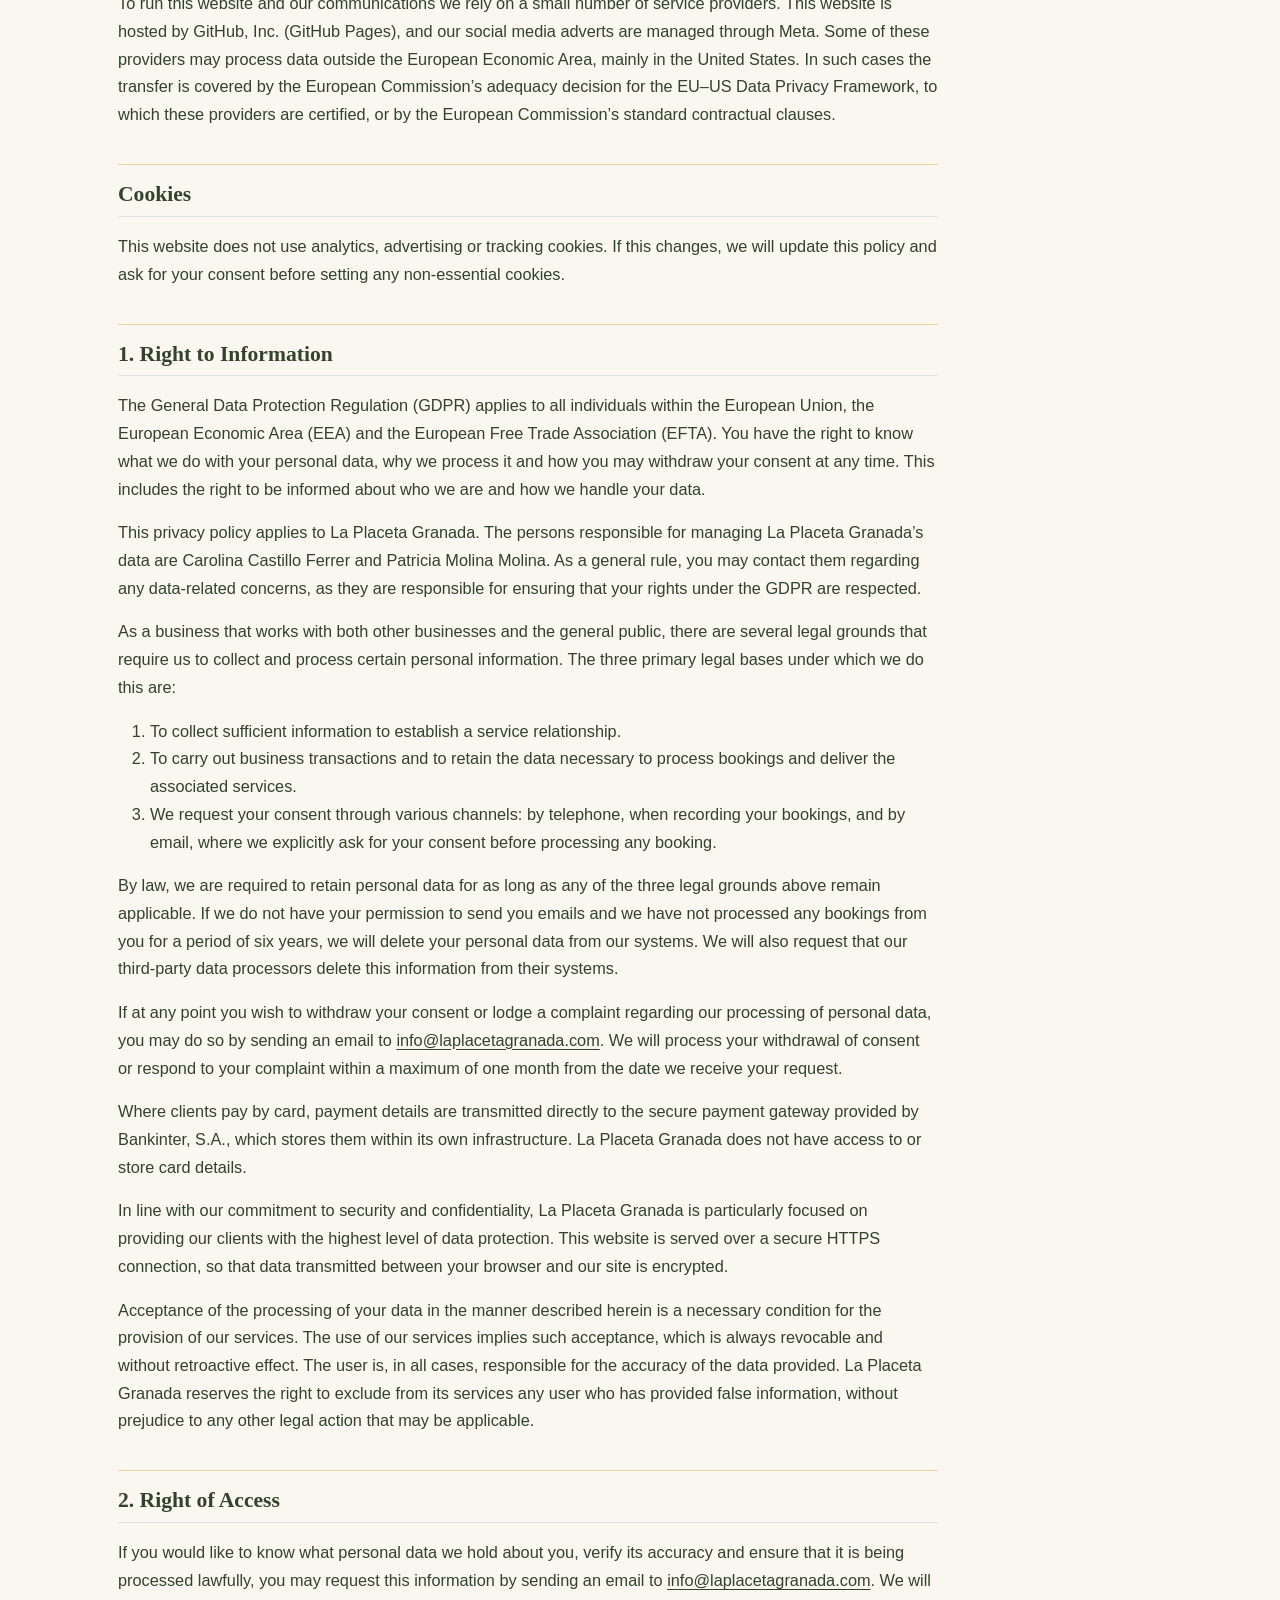
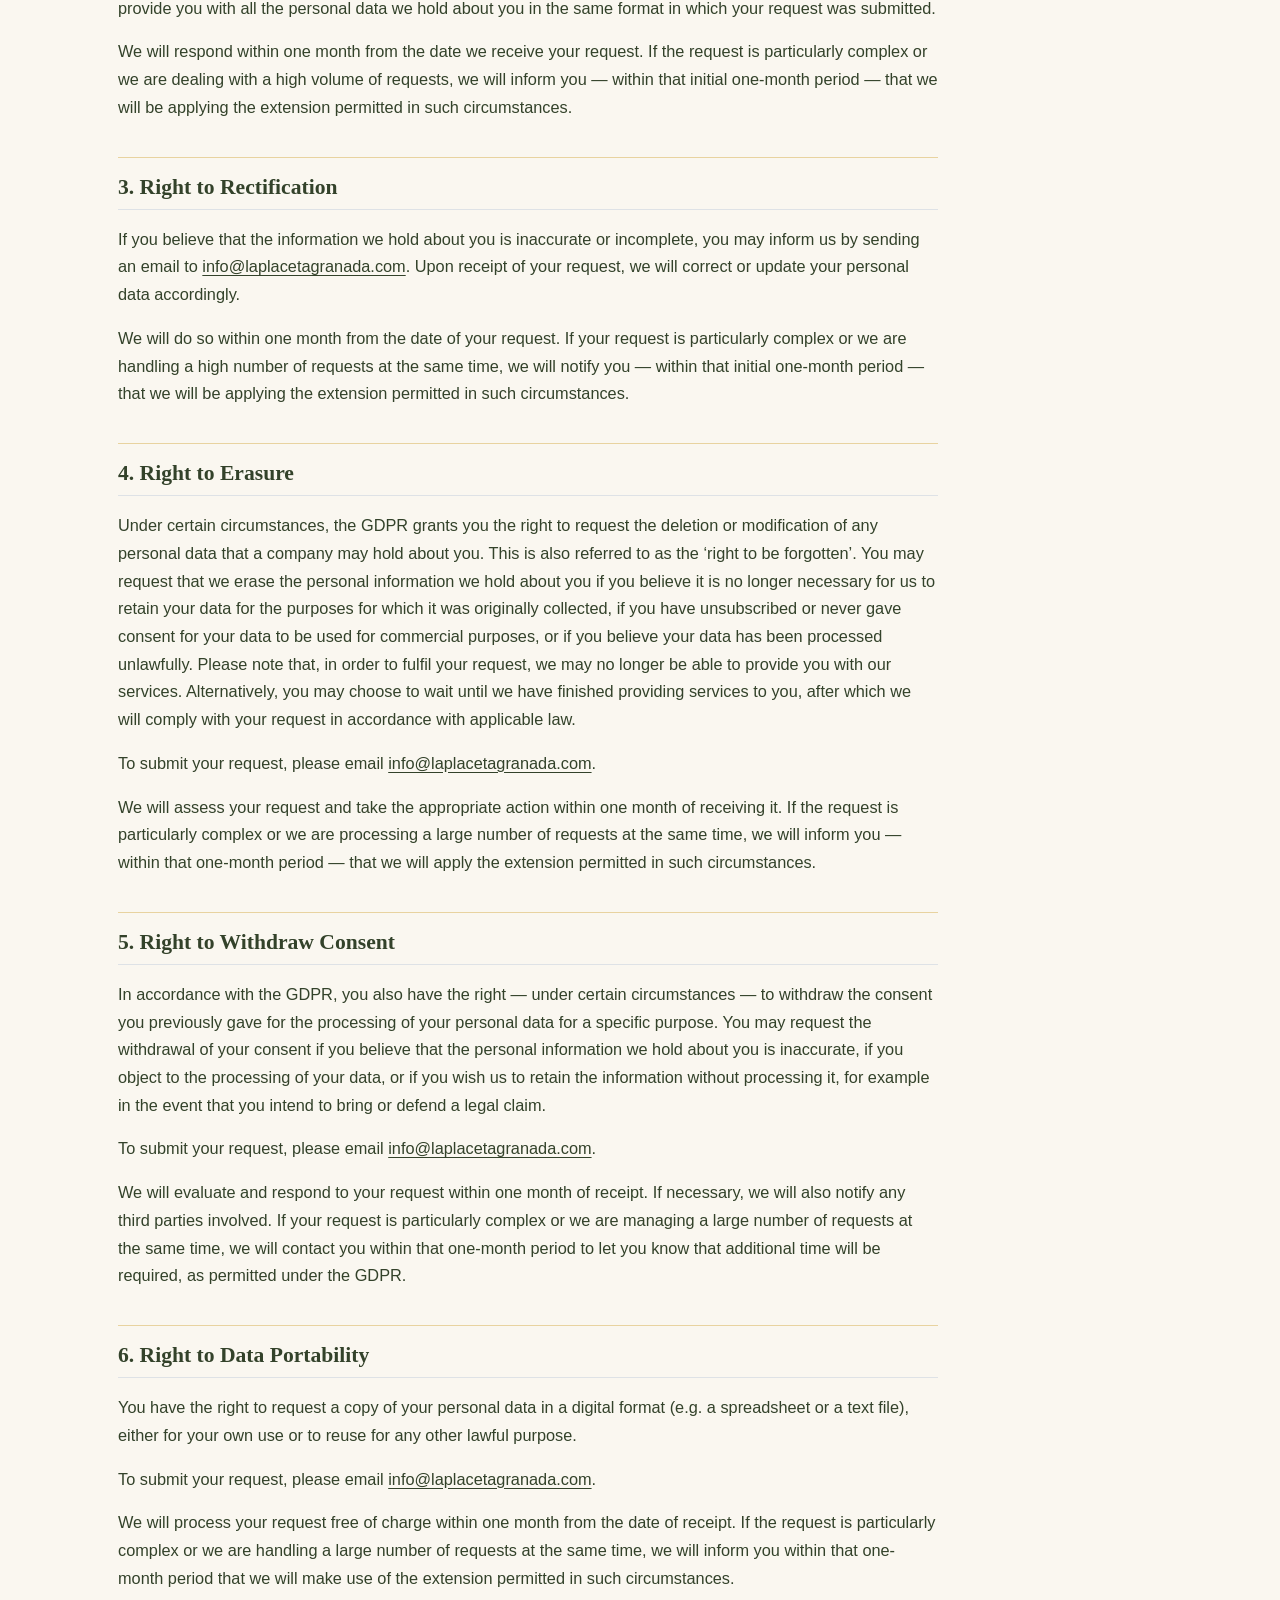
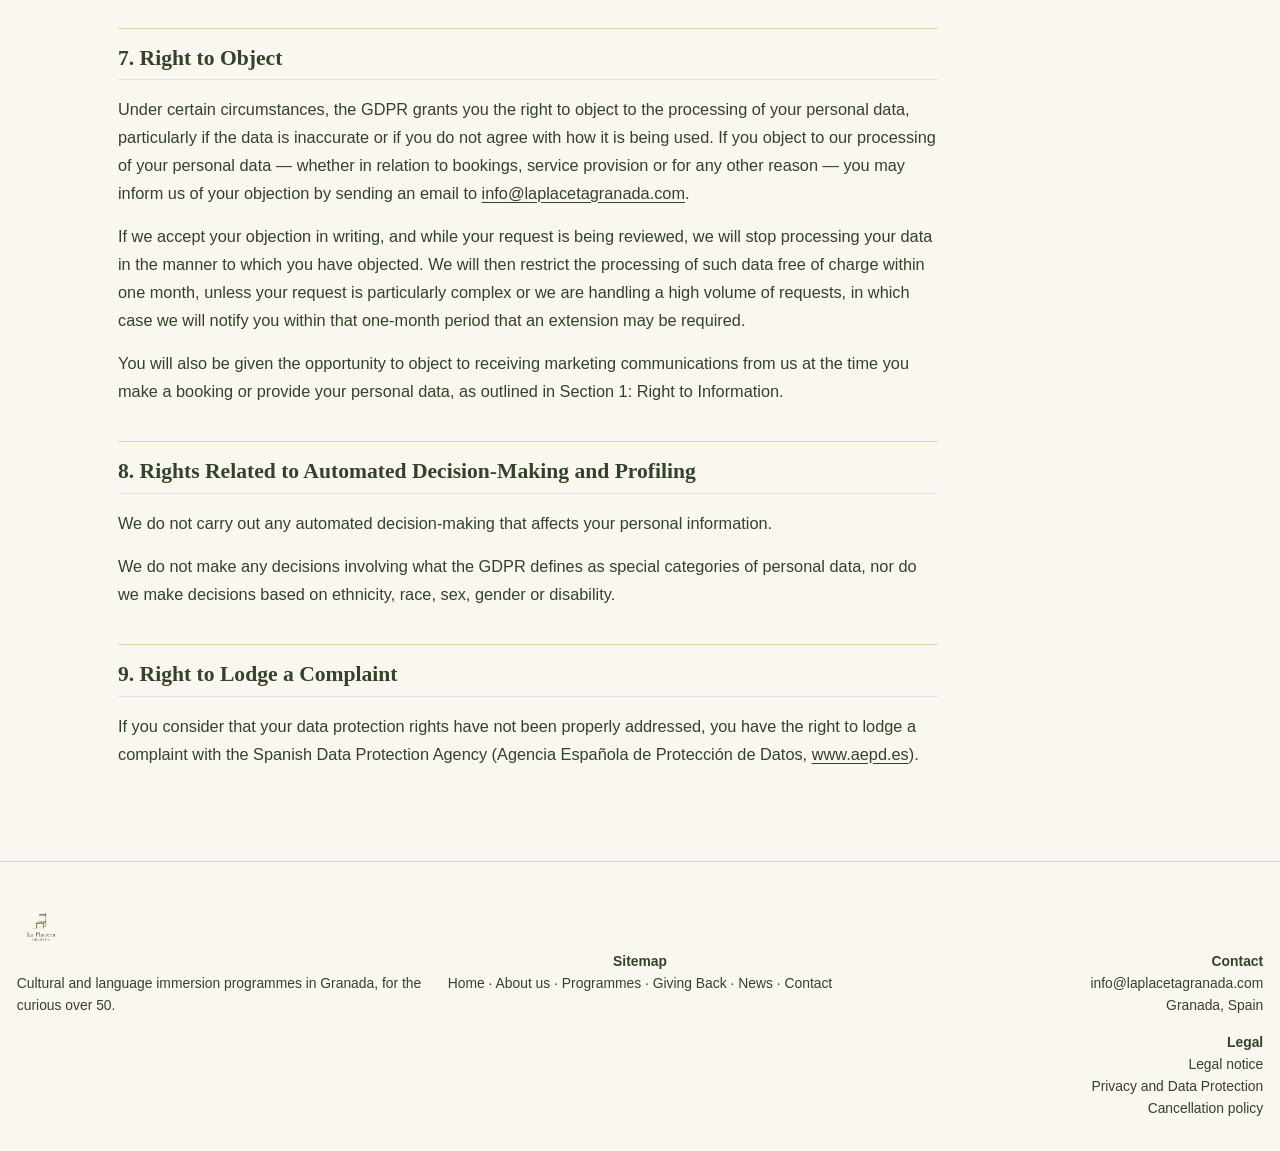
<file: docs/privacy.html>
<!DOCTYPE html>
<html xmlns="http://www.w3.org/1999/xhtml" lang="en" xml:lang="en"><head>

<meta charset="utf-8">
<meta name="generator" content="quarto-1.10.19">

<meta name="viewport" content="width=device-width, initial-scale=1.0, user-scalable=yes">


<title>Privacy and Data Protection – La Placeta Granada</title>
<style>
/* Default styles provided by pandoc.
** See https://pandoc.org/MANUAL.html#variables-for-html for config info.
*/
span.smallcaps{font-variant: small-caps;}
div.columns{display: flex; gap: 1.5em;}
div.column{flex: auto;}
@media screen {
div.columns{gap: min(4vw, 1.5em);}
div.column{overflow-x: auto;}
}
div.hanging-indent{margin-left: 1.5em; text-indent: -1.5em;}
ul.task-list{list-style: none;}
ul.task-list li input[type="checkbox"] {
  width: 0.8em;
  margin: 0 0.8em 0.2em -1em; /* quarto-specific, see https://github.com/quarto-dev/quarto-cli/issues/4556 */ 
  vertical-align: middle;
}
</style>


<script src="site_libs/quarto-nav/quarto-nav.js"></script>
<script src="site_libs/clipboard/clipboard.min.js"></script>
<script src="site_libs/quarto-search/autocomplete.umd.js"></script>
<script src="site_libs/quarto-search/fuse.min.js"></script>
<script src="site_libs/quarto-search/quarto-search.js"></script>
<meta name="quarto:offset" content="./">
<script src="site_libs/quarto-html/quarto.js" type="module"></script>
<script src="site_libs/quarto-html/tabsets/tabsets.js" type="module"></script>
<script src="site_libs/quarto-html/popper.min.js"></script>
<script src="site_libs/quarto-html/tippy.umd.min.js"></script>
<script src="site_libs/quarto-html/anchor.min.js"></script>
<link href="site_libs/quarto-html/tippy.css" rel="stylesheet">
<link href="site_libs/quarto-html/quarto-syntax-highlighting-bf27225e3a48a9273f3daa8f8e829971.css" rel="stylesheet" id="quarto-text-highlighting-styles">
<script src="site_libs/bootstrap/bootstrap.min.js"></script>
<link href="site_libs/bootstrap/bootstrap-icons.css" rel="stylesheet">
<link href="site_libs/bootstrap/bootstrap-3b8a17e0075c7671458ac0bf03225e95.min.css" rel="stylesheet" append-hash="true" id="quarto-bootstrap" data-mode="light">
<script id="quarto-search-options" type="application/json">{
  "location": "navbar",
  "copy-button": false,
  "collapse-after": 3,
  "panel-placement": "end",
  "type": "overlay",
  "limit": 50,
  "keyboard-shortcut": [
    "f",
    "/",
    "s"
  ],
  "show-item-context": false,
  "language": {
    "search-no-results-text": "No results",
    "search-matching-documents-text": "matching documents",
    "search-copy-link-title": "Copy link to search",
    "search-hide-matches-text": "Hide additional matches",
    "search-more-match-text": "more match in this document",
    "search-more-matches-text": "more matches in this document",
    "search-clear-button-title": "Clear",
    "search-text-placeholder": "",
    "search-detached-cancel-button-title": "Cancel",
    "search-submit-button-title": "Submit",
    "search-label": "Search"
  }
}</script>


<link rel="stylesheet" href="theme/custom.css">
<link rel="stylesheet" href="theme/news.css">
<link rel="stylesheet" href="theme/legal.css">
</head>

<body class="nav-fixed legal-page quarto-light">

<div id="quarto-search-results"></div>
  <header id="quarto-header" class="headroom fixed-top">
    <nav class="navbar navbar-expand-lg " data-bs-theme="dark">
      <div class="navbar-container container-fluid">
      <div class="navbar-brand-container mx-auto">
    <a href="./index.html" class="navbar-brand navbar-brand-logo">
    <img src="./images/brand/logo.png" alt="La Placeta Granada" class="navbar-logo light-content">
    <img src="./images/brand/logo.png" alt="La Placeta Granada" class="navbar-logo dark-content">
    </a>
  </div>
            <div id="quarto-search" class="" title="Search"></div>
          <button class="navbar-toggler" type="button" data-bs-toggle="collapse" data-bs-target="#navbarCollapse" aria-controls="navbarCollapse" role="menu" aria-expanded="false" aria-label="Toggle navigation" onclick="if (window.quartoToggleHeadroom) { window.quartoToggleHeadroom(); }">
  <span class="navbar-toggler-icon"></span>
</button>
          <div class="collapse navbar-collapse" id="navbarCollapse">
            <ul class="navbar-nav navbar-nav-scroll me-auto">
  <li class="nav-item">
    <a class="nav-link" href="./index.html"> 
<span class="menu-text">Home</span></a>
  </li>  
  <li class="nav-item">
    <a class="nav-link" href="./about-us.html"> 
<span class="menu-text">About us</span></a>
  </li>  
  <li class="nav-item">
    <a class="nav-link" href="./programmes.html"> 
<span class="menu-text">Programmes</span></a>
  </li>  
  <li class="nav-item">
    <a class="nav-link" href="./giving-back.html"> 
<span class="menu-text">Giving Back</span></a>
  </li>  
  <li class="nav-item">
    <a class="nav-link" href="./news.html"> 
<span class="menu-text">News</span></a>
  </li>  
  <li class="nav-item">
    <a class="nav-link" href="./contact.html"> 
<span class="menu-text">Contact</span></a>
  </li>  
</ul>
            <ul class="navbar-nav navbar-nav-scroll ms-auto">
  <li class="nav-item compact">
    <a class="nav-link" href="https://instagram.com/laplacetagranada"> <i class="bi bi-instagram" role="img" aria-label="Instagram">
</i> 
<span class="menu-text"></span></a>
  </li>  
  <li class="nav-item compact">
    <a class="nav-link" href="https://www.facebook.com/share/19Ra23UsVJ/"> <i class="bi bi-facebook" role="img" aria-label="Facebook">
</i> 
<span class="menu-text"></span></a>
  </li>  
  <li class="nav-item compact">
    <a class="nav-link" href="https://www.linkedin.com/company/la-placeta-granada/"> <i class="bi bi-linkedin" role="img" aria-label="LinkedIn">
</i> 
<span class="menu-text"></span></a>
  </li>  
</ul>
          </div> <!-- /navcollapse -->
            <div class="quarto-navbar-tools">
</div>
      </div> <!-- /container-fluid -->
    </nav>
</header>
<!-- content -->
<div id="quarto-content" class="quarto-container page-columns page-rows-contents page-layout-article page-navbar">
<!-- sidebar -->
<!-- margin-sidebar -->
    <div id="quarto-margin-sidebar" class="sidebar margin-sidebar">
        <nav id="TOC" role="doc-toc" class="toc-active">
    <h2 id="toc-title">On this page</h2>
   
  <ul>
  <li><a href="#privacy-and-data-protection" id="toc-privacy-and-data-protection" class="nav-link active" data-scroll-target="#privacy-and-data-protection">Privacy and Data Protection</a></li>
  <li><a href="#information-we-collect-and-your-rights" id="toc-information-we-collect-and-your-rights" class="nav-link" data-scroll-target="#information-we-collect-and-your-rights">Information We Collect and Your Rights</a></li>
  <li><a href="#information-collected-through-our-social-media-pages" id="toc-information-collected-through-our-social-media-pages" class="nav-link" data-scroll-target="#information-collected-through-our-social-media-pages">Information Collected Through Our Social Media Pages</a></li>
  <li><a href="#service-providers-and-international-transfers" id="toc-service-providers-and-international-transfers" class="nav-link" data-scroll-target="#service-providers-and-international-transfers">Service Providers and International Transfers</a></li>
  <li><a href="#cookies" id="toc-cookies" class="nav-link" data-scroll-target="#cookies">Cookies</a></li>
  <li><a href="#right-to-information" id="toc-right-to-information" class="nav-link" data-scroll-target="#right-to-information">1. Right to Information</a></li>
  <li><a href="#right-of-access" id="toc-right-of-access" class="nav-link" data-scroll-target="#right-of-access">2. Right of Access</a></li>
  <li><a href="#right-to-rectification" id="toc-right-to-rectification" class="nav-link" data-scroll-target="#right-to-rectification">3. Right to Rectification</a></li>
  <li><a href="#right-to-erasure" id="toc-right-to-erasure" class="nav-link" data-scroll-target="#right-to-erasure">4. Right to Erasure</a></li>
  <li><a href="#right-to-withdraw-consent" id="toc-right-to-withdraw-consent" class="nav-link" data-scroll-target="#right-to-withdraw-consent">5. Right to Withdraw Consent</a></li>
  <li><a href="#right-to-data-portability" id="toc-right-to-data-portability" class="nav-link" data-scroll-target="#right-to-data-portability">6. Right to Data Portability</a></li>
  <li><a href="#right-to-object" id="toc-right-to-object" class="nav-link" data-scroll-target="#right-to-object">7. Right to Object</a></li>
  <li><a href="#rights-related-to-automated-decision-making-and-profiling" id="toc-rights-related-to-automated-decision-making-and-profiling" class="nav-link" data-scroll-target="#rights-related-to-automated-decision-making-and-profiling">8. Rights Related to Automated Decision-Making and Profiling</a></li>
  <li><a href="#right-to-lodge-a-complaint" id="toc-right-to-lodge-a-complaint" class="nav-link" data-scroll-target="#right-to-lodge-a-complaint">9. Right to Lodge a Complaint</a></li>
  </ul>
</nav>
    </div>
<!-- main -->
<main class="content" id="quarto-document-content">

<header id="title-block-header" class="quarto-title-block default">
<div class="quarto-title">
<h1 class="title">Privacy and Data Protection</h1>
</div>



<div class="quarto-title-meta">

    
  
    
  </div>
  


</header>


<section id="privacy-and-data-protection" class="level1 news-header">
<h1>Privacy and Data Protection</h1>
<p>Last updated: November 2026</p>
</section>
<div class="controller-box">
<p><strong>Data controllers:</strong> Carolina Castillo Ferrer and Patricia Molina Molina (La Placeta Granada)<br>
<strong>Contact:</strong> <a href="mailto:info@laplacetagranada.com">info@laplacetagranada.com</a><br>
Full details are available in our <a href="./legal-notice.html">Legal notice</a>.</p>
</div>
<section id="information-we-collect-and-your-rights" class="level2">
<h2 class="anchored" data-anchor-id="information-we-collect-and-your-rights">Information We Collect and Your Rights</h2>
<p>In accordance with Regulation (EU) 2016/679 of the European Parliament and of the Council of 27 April 2016 on the protection of natural persons with regard to the processing of personal data and on the free movement of such data (General Data Protection Regulation, GDPR), and Spanish Organic Law 3/2018, of 5 December, on the Protection of Personal Data and the Guarantee of Digital Rights, we inform you that the personal data collected through email, through our website or through contact forms on our social media pages (see “Information collected through our social media pages” below) will be included in a data file. The purpose of this file is the administration and management of the tasks entrusted to Carolina Castillo Ferrer and Patricia Molina Molina (La Placeta Granada). We may use the data provided to send you information we consider to be of interest to you.</p>
<p>The user, as the data subject, is hereby informed and gives their explicit consent for their data to be incorporated into the following automated data file:</p>
<ul>
<li>Clients and Suppliers, and for its subsequent automated processing, with La Placeta Granada being the data controller responsible for the file and its processing. The purpose of this data processing is to manage clients who request the services we provide via the Internet.</li>
</ul>
<p>In accordance with the provisions of the GDPR, individuals have a set of fundamental rights concerning their personal data. Below, you will find detailed information on how La Placeta Granada handles each of these rights under the GDPR and in relation to your data. At La Placeta Granada, we process data solely for the purpose of delivering our professional services.</p>
<p>We do not transfer your data to third parties for commercial or marketing purposes.</p>
</section>
<section id="information-collected-through-our-social-media-pages" class="level2">
<h2 class="anchored" data-anchor-id="information-collected-through-our-social-media-pages">Information Collected Through Our Social Media Pages</h2>
<p>We advertise our programmes on Facebook and Instagram, which are operated by Meta Platforms Ireland Limited. If you choose to request information through a form in one of our adverts, we receive the details you submit in that form (your name, email address and country). We use them only to send you the information you asked for about our programmes and to answer your questions. The legal basis for this processing is your consent, which you give when you submit the form and may withdraw at any time by writing to <a href="mailto:info@laplacetagranada.com">info@laplacetagranada.com</a>.</p>
<p>Meta processes the information you provide on its platforms in accordance with its own privacy policy, available at <a href="https://www.facebook.com/privacy/policy">facebook.com/privacy/policy</a>. We keep the details you send us for as long as needed to answer your request and, if you do not book or ask us to keep you informed, we delete them within twelve months of our last contact.</p>
</section>
<section id="service-providers-and-international-transfers" class="level2">
<h2 class="anchored" data-anchor-id="service-providers-and-international-transfers">Service Providers and International Transfers</h2>
<p>To run this website and our communications we rely on a small number of service providers. This website is hosted by GitHub, Inc.&nbsp;(GitHub Pages), and our social media adverts are managed through Meta. Some of these providers may process data outside the European Economic Area, mainly in the United States. In such cases the transfer is covered by the European Commission’s adequacy decision for the EU–US Data Privacy Framework, to which these providers are certified, or by the European Commission’s standard contractual clauses.</p>
</section>
<section id="cookies" class="level2">
<h2 class="anchored" data-anchor-id="cookies">Cookies</h2>
<p>This website does not use analytics, advertising or tracking cookies. If this changes, we will update this policy and ask for your consent before setting any non-essential cookies.</p>
</section>
<section id="right-to-information" class="level2">
<h2 class="anchored" data-anchor-id="right-to-information">1. Right to Information</h2>
<p>The General Data Protection Regulation (GDPR) applies to all individuals within the European Union, the European Economic Area (EEA) and the European Free Trade Association (EFTA). You have the right to know what we do with your personal data, why we process it and how you may withdraw your consent at any time. This includes the right to be informed about who we are and how we handle your data.</p>
<p>This privacy policy applies to La Placeta Granada. The persons responsible for managing La Placeta Granada’s data are Carolina Castillo Ferrer and Patricia Molina Molina. As a general rule, you may contact them regarding any data-related concerns, as they are responsible for ensuring that your rights under the GDPR are respected.</p>
<p>As a business that works with both other businesses and the general public, there are several legal grounds that require us to collect and process certain personal information. The three primary legal bases under which we do this are:</p>
<ol type="1">
<li>To collect sufficient information to establish a service relationship.</li>
<li>To carry out business transactions and to retain the data necessary to process bookings and deliver the associated services.</li>
<li>We request your consent through various channels: by telephone, when recording your bookings, and by email, where we explicitly ask for your consent before processing any booking.</li>
</ol>
<p>By law, we are required to retain personal data for as long as any of the three legal grounds above remain applicable. If we do not have your permission to send you emails and we have not processed any bookings from you for a period of six years, we will delete your personal data from our systems. We will also request that our third-party data processors delete this information from their systems.</p>
<p>If at any point you wish to withdraw your consent or lodge a complaint regarding our processing of personal data, you may do so by sending an email to <a href="mailto:info@laplacetagranada.com">info@laplacetagranada.com</a>. We will process your withdrawal of consent or respond to your complaint within a maximum of one month from the date we receive your request.</p>
<p>Where clients pay by card, payment details are transmitted directly to the secure payment gateway provided by Bankinter, S.A., which stores them within its own infrastructure. La Placeta Granada does not have access to or store card details.</p>
<p>In line with our commitment to security and confidentiality, La Placeta Granada is particularly focused on providing our clients with the highest level of data protection. This website is served over a secure HTTPS connection, so that data transmitted between your browser and our site is encrypted.</p>
<p>Acceptance of the processing of your data in the manner described herein is a necessary condition for the provision of our services. The use of our services implies such acceptance, which is always revocable and without retroactive effect. The user is, in all cases, responsible for the accuracy of the data provided. La Placeta Granada reserves the right to exclude from its services any user who has provided false information, without prejudice to any other legal action that may be applicable.</p>
</section>
<section id="right-of-access" class="level2">
<h2 class="anchored" data-anchor-id="right-of-access">2. Right of Access</h2>
<p>If you would like to know what personal data we hold about you, verify its accuracy and ensure that it is being processed lawfully, you may request this information by sending an email to <a href="mailto:info@laplacetagranada.com">info@laplacetagranada.com</a>. We will provide you with all the personal data we hold about you in the same format in which your request was submitted.</p>
<p>We will respond within one month from the date we receive your request. If the request is particularly complex or we are dealing with a high volume of requests, we will inform you — within that initial one-month period — that we will be applying the extension permitted in such circumstances.</p>
</section>
<section id="right-to-rectification" class="level2">
<h2 class="anchored" data-anchor-id="right-to-rectification">3. Right to Rectification</h2>
<p>If you believe that the information we hold about you is inaccurate or incomplete, you may inform us by sending an email to <a href="mailto:info@laplacetagranada.com">info@laplacetagranada.com</a>. Upon receipt of your request, we will correct or update your personal data accordingly.</p>
<p>We will do so within one month from the date of your request. If your request is particularly complex or we are handling a high number of requests at the same time, we will notify you — within that initial one-month period — that we will be applying the extension permitted in such circumstances.</p>
</section>
<section id="right-to-erasure" class="level2">
<h2 class="anchored" data-anchor-id="right-to-erasure">4. Right to Erasure</h2>
<p>Under certain circumstances, the GDPR grants you the right to request the deletion or modification of any personal data that a company may hold about you. This is also referred to as the ‘right to be forgotten’. You may request that we erase the personal information we hold about you if you believe it is no longer necessary for us to retain your data for the purposes for which it was originally collected, if you have unsubscribed or never gave consent for your data to be used for commercial purposes, or if you believe your data has been processed unlawfully. Please note that, in order to fulfil your request, we may no longer be able to provide you with our services. Alternatively, you may choose to wait until we have finished providing services to you, after which we will comply with your request in accordance with applicable law.</p>
<p>To submit your request, please email <a href="mailto:info@laplacetagranada.com">info@laplacetagranada.com</a>.</p>
<p>We will assess your request and take the appropriate action within one month of receiving it. If the request is particularly complex or we are processing a large number of requests at the same time, we will inform you — within that one-month period — that we will apply the extension permitted in such circumstances.</p>
</section>
<section id="right-to-withdraw-consent" class="level2">
<h2 class="anchored" data-anchor-id="right-to-withdraw-consent">5. Right to Withdraw Consent</h2>
<p>In accordance with the GDPR, you also have the right — under certain circumstances — to withdraw the consent you previously gave for the processing of your personal data for a specific purpose. You may request the withdrawal of your consent if you believe that the personal information we hold about you is inaccurate, if you object to the processing of your data, or if you wish us to retain the information without processing it, for example in the event that you intend to bring or defend a legal claim.</p>
<p>To submit your request, please email <a href="mailto:info@laplacetagranada.com">info@laplacetagranada.com</a>.</p>
<p>We will evaluate and respond to your request within one month of receipt. If necessary, we will also notify any third parties involved. If your request is particularly complex or we are managing a large number of requests at the same time, we will contact you within that one-month period to let you know that additional time will be required, as permitted under the GDPR.</p>
</section>
<section id="right-to-data-portability" class="level2">
<h2 class="anchored" data-anchor-id="right-to-data-portability">6. Right to Data Portability</h2>
<p>You have the right to request a copy of your personal data in a digital format (e.g.&nbsp;a spreadsheet or a text file), either for your own use or to reuse for any other lawful purpose.</p>
<p>To submit your request, please email <a href="mailto:info@laplacetagranada.com">info@laplacetagranada.com</a>.</p>
<p>We will process your request free of charge within one month from the date of receipt. If the request is particularly complex or we are handling a large number of requests at the same time, we will inform you within that one-month period that we will make use of the extension permitted in such circumstances.</p>
</section>
<section id="right-to-object" class="level2">
<h2 class="anchored" data-anchor-id="right-to-object">7. Right to Object</h2>
<p>Under certain circumstances, the GDPR grants you the right to object to the processing of your personal data, particularly if the data is inaccurate or if you do not agree with how it is being used. If you object to our processing of your personal data — whether in relation to bookings, service provision or for any other reason — you may inform us of your objection by sending an email to <a href="mailto:info@laplacetagranada.com">info@laplacetagranada.com</a>.</p>
<p>If we accept your objection in writing, and while your request is being reviewed, we will stop processing your data in the manner to which you have objected. We will then restrict the processing of such data free of charge within one month, unless your request is particularly complex or we are handling a high volume of requests, in which case we will notify you within that one-month period that an extension may be required.</p>
<p>You will also be given the opportunity to object to receiving marketing communications from us at the time you make a booking or provide your personal data, as outlined in Section 1: Right to Information.</p>
</section>
<section id="rights-related-to-automated-decision-making-and-profiling" class="level2">
<h2 class="anchored" data-anchor-id="rights-related-to-automated-decision-making-and-profiling">8. Rights Related to Automated Decision-Making and Profiling</h2>
<p>We do not carry out any automated decision-making that affects your personal information.</p>
<p>We do not make any decisions involving what the GDPR defines as special categories of personal data, nor do we make decisions based on ethnicity, race, sex, gender or disability.</p>
</section>
<section id="right-to-lodge-a-complaint" class="level2">
<h2 class="anchored" data-anchor-id="right-to-lodge-a-complaint">9. Right to Lodge a Complaint</h2>
<p>If you consider that your data protection rights have not been properly addressed, you have the right to lodge a complaint with the Spanish Data Protection Agency (Agencia Española de Protección de Datos, <a href="https://www.aepd.es">www.aepd.es</a>).</p>


</section>

</main> <!-- /main -->
<script id="quarto-html-after-body" type="application/javascript">
  window.document.addEventListener("DOMContentLoaded", function (event) {
    const icon = "";
    const anchorJS = new window.AnchorJS();
    anchorJS.options = {
      placement: 'right',
      icon: icon
    };
    anchorJS.add('.anchored');
    const isCodeAnnotation = (el) => {
      for (const clz of el.classList) {
        if (clz.startsWith('code-annotation-')) {                     
          return true;
        }
      }
      return false;
    }
    const onCopySuccess = function(e) {
      // button target
      const button = e.trigger;
      // don't keep focus
      button.blur();
      // flash "checked"
      button.classList.add('code-copy-button-checked');
      var currentTitle = button.getAttribute("title");
      button.setAttribute("title", "Copied!");
      let tooltip;
      if (window.bootstrap) {
        button.setAttribute("data-bs-toggle", "tooltip");
        button.setAttribute("data-bs-placement", "left");
        button.setAttribute("data-bs-title", "Copied!");
        tooltip = new bootstrap.Tooltip(button, 
          { trigger: "manual", 
            customClass: "code-copy-button-tooltip",
            offset: [0, -8]});
        tooltip.show();    
      }
      setTimeout(function() {
        if (tooltip) {
          tooltip.hide();
          button.removeAttribute("data-bs-title");
          button.removeAttribute("data-bs-toggle");
          button.removeAttribute("data-bs-placement");
        }
        button.setAttribute("title", currentTitle);
        button.classList.remove('code-copy-button-checked');
      }, 1000);
      // clear code selection
      e.clearSelection();
    }
    const getTextToCopy = function(trigger) {
      const outerScaffold = trigger.parentElement.cloneNode(true);
      const codeEl = outerScaffold.querySelector('code');
      for (const childEl of codeEl.children) {
        if (isCodeAnnotation(childEl)) {
          childEl.remove();
        }
      }
      return codeEl.innerText;
    }
    const clipboard = new window.ClipboardJS('.code-copy-button:not([data-in-quarto-modal])', {
      text: getTextToCopy
    });
    clipboard.on('success', onCopySuccess);
    if (window.document.getElementById('quarto-embedded-source-code-modal')) {
      const clipboardModal = new window.ClipboardJS('.code-copy-button[data-in-quarto-modal]', {
        text: getTextToCopy,
        container: window.document.getElementById('quarto-embedded-source-code-modal')
      });
      clipboardModal.on('success', onCopySuccess);
    }
      var localhostRegex = new RegExp(/^(?:http|https):\/\/localhost\:?[0-9]*\//);
      var mailtoRegex = new RegExp(/^mailto:/);
        var filterRegex = new RegExp("https:\/\/laplacetagranada\.com");
      var isInternal = (href) => {
          return filterRegex.test(href) || localhostRegex.test(href) || mailtoRegex.test(href);
      }
      // Inspect non-navigation links and adorn them if external
     var links = window.document.querySelectorAll('a[href]:not(.nav-link):not(.navbar-brand):not(.toc-action):not(.sidebar-link):not(.sidebar-item-toggle):not(.pagination-link):not(.no-external):not([aria-hidden]):not(.dropdown-item):not(.quarto-navigation-tool):not(.about-link)');
      for (var i=0; i<links.length; i++) {
        const link = links[i];
        if (!isInternal(link.href)) {
          // undo the damage that might have been done by quarto-nav.js in the case of
          // links that we want to consider external
          if (link.dataset.originalHref !== undefined) {
            link.href = link.dataset.originalHref;
          }
        }
      }
    function tippyHover(el, contentFn, onTriggerFn, onUntriggerFn) {
      const config = {
        allowHTML: true,
        maxWidth: 500,
        delay: 100,
        arrow: false,
        appendTo: function(el) {
            return el.parentElement;
        },
        interactive: true,
        interactiveBorder: 10,
        theme: 'quarto',
        placement: 'bottom-start',
      };
      if (contentFn) {
        config.content = contentFn;
      }
      if (onTriggerFn) {
        config.onTrigger = onTriggerFn;
      }
      if (onUntriggerFn) {
        config.onUntrigger = onUntriggerFn;
      }
      window.tippy(el, config); 
    }
    const noterefs = window.document.querySelectorAll('a[role="doc-noteref"]');
    for (var i=0; i<noterefs.length; i++) {
      const ref = noterefs[i];
      tippyHover(ref, function() {
        // use id or data attribute instead here
        let href = ref.getAttribute('data-footnote-href') || ref.getAttribute('href');
        try { href = new URL(href).hash; } catch {}
        const id = href.replace(/^#\/?/, "");
        const note = window.document.getElementById(id);
        if (note) {
          return note.innerHTML;
        } else {
          return "";
        }
      });
    }
    const xrefs = window.document.querySelectorAll('a.quarto-xref');
    const processXRef = (id, note) => {
      // Strip column container classes
      const stripColumnClz = (el) => {
        el.classList.remove("page-full", "page-columns");
        if (el.children) {
          for (const child of el.children) {
            stripColumnClz(child);
          }
        }
      }
      stripColumnClz(note)
      if (id === null || id.startsWith('sec-')) {
        // Special case sections, only their first couple elements
        const container = document.createElement("div");
        if (note.children && note.children.length > 2) {
          container.appendChild(note.children[0].cloneNode(true));
          for (let i = 1; i < note.children.length; i++) {
            const child = note.children[i];
            if (child.tagName === "P" && child.innerText === "") {
              continue;
            } else {
              container.appendChild(child.cloneNode(true));
              break;
            }
          }
          if (window.Quarto?.typesetMath) {
            window.Quarto.typesetMath(container);
          }
          return container.innerHTML
        } else {
          if (window.Quarto?.typesetMath) {
            window.Quarto.typesetMath(note);
          }
          return note.innerHTML;
        }
      } else {
        // Remove any anchor links if they are present
        const anchorLink = note.querySelector('a.anchorjs-link');
        if (anchorLink) {
          anchorLink.remove();
        }
        if (window.Quarto?.typesetMath) {
          window.Quarto.typesetMath(note);
        }
        if (note.classList.contains("callout")) {
          return note.outerHTML;
        } else {
          return note.innerHTML;
        }
      }
    }
    for (var i=0; i<xrefs.length; i++) {
      const xref = xrefs[i];
      tippyHover(xref, undefined, function(instance) {
        instance.disable();
        let url = xref.getAttribute('href');
        let hash = undefined; 
        if (url.startsWith('#')) {
          hash = url;
        } else {
          try { hash = new URL(url).hash; } catch {}
        }
        if (hash) {
          const id = hash.replace(/^#\/?/, "");
          const note = window.document.getElementById(id);
          if (note !== null) {
            try {
              const html = processXRef(id, note.cloneNode(true));
              instance.setContent(html);
            } finally {
              instance.enable();
              instance.show();
            }
          } else {
            // See if we can fetch this
            fetch(url.split('#')[0])
            .then(res => res.text())
            .then(html => {
              const parser = new DOMParser();
              const htmlDoc = parser.parseFromString(html, "text/html");
              const note = htmlDoc.getElementById(id);
              if (note !== null) {
                const html = processXRef(id, note);
                instance.setContent(html);
              } 
            }).finally(() => {
              instance.enable();
              instance.show();
            });
          }
        } else {
          // See if we can fetch a full url (with no hash to target)
          // This is a special case and we should probably do some content thinning / targeting
          fetch(url)
          .then(res => res.text())
          .then(html => {
            const parser = new DOMParser();
            const htmlDoc = parser.parseFromString(html, "text/html");
            const note = htmlDoc.querySelector('main.content');
            if (note !== null) {
              // This should only happen for chapter cross references
              // (since there is no id in the URL)
              // remove the first header
              if (note.children.length > 0 && note.children[0].tagName === "HEADER") {
                note.children[0].remove();
              }
              const html = processXRef(null, note);
              instance.setContent(html);
            } 
          }).finally(() => {
            instance.enable();
            instance.show();
          });
        }
      }, function(instance) {
      });
    }
        let selectedAnnoteEl;
        const selectorForAnnotation = ( cell, annotation) => {
          let cellAttr = 'data-code-cell="' + cell + '"';
          let lineAttr = 'data-code-annotation="' +  annotation + '"';
          const selector = 'span[' + cellAttr + '][' + lineAttr + ']';
          return selector;
        }
        const selectCodeLines = (annoteEl) => {
          const doc = window.document;
          const targetCell = annoteEl.getAttribute("data-target-cell");
          const targetAnnotation = annoteEl.getAttribute("data-target-annotation");
          const annoteSpan = window.document.querySelector(selectorForAnnotation(targetCell, targetAnnotation));
          const lines = annoteSpan.getAttribute("data-code-lines").split(",");
          const lineIds = lines.map((line) => {
            return targetCell + "-" + line;
          })
          let top = null;
          let height = null;
          let parent = null;
          if (lineIds.length > 0) {
              //compute the position of the single el (top and bottom and make a div)
              const el = window.document.getElementById(lineIds[0]);
              top = el.offsetTop;
              height = el.offsetHeight;
              parent = el.parentElement.parentElement;
            if (lineIds.length > 1) {
              const lastEl = window.document.getElementById(lineIds[lineIds.length - 1]);
              const bottom = lastEl.offsetTop + lastEl.offsetHeight;
              height = bottom - top;
            }
            if (top !== null && height !== null && parent !== null) {
              // cook up a div (if necessary) and position it 
              let div = window.document.getElementById("code-annotation-line-highlight");
              if (div === null) {
                div = window.document.createElement("div");
                div.setAttribute("id", "code-annotation-line-highlight");
                div.style.position = 'absolute';
                parent.appendChild(div);
              }
              div.style.top = top - 2 + "px";
              div.style.height = height + 4 + "px";
              div.style.left = 0;
              let gutterDiv = window.document.getElementById("code-annotation-line-highlight-gutter");
              if (gutterDiv === null) {
                gutterDiv = window.document.createElement("div");
                gutterDiv.setAttribute("id", "code-annotation-line-highlight-gutter");
                gutterDiv.style.position = 'absolute';
                const codeCell = window.document.getElementById(targetCell);
                const gutter = codeCell.querySelector('.code-annotation-gutter');
                gutter.appendChild(gutterDiv);
              }
              gutterDiv.style.top = top - 2 + "px";
              gutterDiv.style.height = height + 4 + "px";
            }
            selectedAnnoteEl = annoteEl;
          }
        };
        const unselectCodeLines = () => {
          const elementsIds = ["code-annotation-line-highlight", "code-annotation-line-highlight-gutter"];
          elementsIds.forEach((elId) => {
            const div = window.document.getElementById(elId);
            if (div) {
              div.remove();
            }
          });
          selectedAnnoteEl = undefined;
        };
          // Handle positioning of the toggle
      window.addEventListener(
        "resize",
        throttle(() => {
          elRect = undefined;
          if (selectedAnnoteEl) {
            selectCodeLines(selectedAnnoteEl);
          }
        }, 10)
      );
      function throttle(fn, ms) {
      let throttle = false;
      let timer;
        return (...args) => {
          if(!throttle) { // first call gets through
              fn.apply(this, args);
              throttle = true;
          } else { // all the others get throttled
              if(timer) clearTimeout(timer); // cancel #2
              timer = setTimeout(() => {
                fn.apply(this, args);
                timer = throttle = false;
              }, ms);
          }
        };
      }
        // Attach click handler to the DT
        const annoteDls = window.document.querySelectorAll('dt[data-target-cell]');
        for (const annoteDlNode of annoteDls) {
          annoteDlNode.addEventListener('click', (event) => {
            const clickedEl = event.target;
            if (clickedEl !== selectedAnnoteEl) {
              unselectCodeLines();
              const activeEl = window.document.querySelector('dt[data-target-cell].code-annotation-active');
              if (activeEl) {
                activeEl.classList.remove('code-annotation-active');
              }
              selectCodeLines(clickedEl);
              clickedEl.classList.add('code-annotation-active');
            } else {
              // Unselect the line
              unselectCodeLines();
              clickedEl.classList.remove('code-annotation-active');
            }
          });
        }
    const findCites = (el) => {
      const parentEl = el.parentElement;
      if (parentEl) {
        const cites = parentEl.dataset.cites;
        if (cites) {
          return {
            el,
            cites: cites.split(' ')
          };
        } else {
          return findCites(el.parentElement)
        }
      } else {
        return undefined;
      }
    };
    var bibliorefs = window.document.querySelectorAll('a[role="doc-biblioref"]');
    for (var i=0; i<bibliorefs.length; i++) {
      const ref = bibliorefs[i];
      const citeInfo = findCites(ref);
      if (citeInfo) {
        tippyHover(citeInfo.el, function() {
          var popup = window.document.createElement('div');
          citeInfo.cites.forEach(function(cite) {
            var citeDiv = window.document.createElement('div');
            citeDiv.classList.add('hanging-indent');
            citeDiv.classList.add('csl-entry');
            var biblioDiv = window.document.getElementById('ref-' + cite);
            if (biblioDiv) {
              citeDiv.innerHTML = biblioDiv.innerHTML;
            }
            popup.appendChild(citeDiv);
          });
          return popup.innerHTML;
        });
      }
    }
  });
  </script>
</div> <!-- /content -->
<footer class="footer">
  <div class="nav-footer">
    <div class="nav-footer-left">
<p><img src="./images/brand/logo.png" height="48"><br>
Cultural and language immersion programmes in Granada, for the curious over 50.</p>
</div>   
    <div class="nav-footer-center">
<p><strong>Sitemap</strong><br>
<a href="./index.html">Home</a> · <a href="./about-us.html">About us</a> · <a href="./programmes.html">Programmes</a> · <a href="./giving-back.html">Giving Back</a> · <a href="./news.html">News</a> · <a href="./contact.html">Contact</a></p>
</div>
    <div class="nav-footer-right">
<p><strong>Contact</strong><br>
<a href="mailto:info@laplacetagranada.com">info@laplacetagranada.com</a><br>
Granada, Spain</p>
<p><strong>Legal</strong><br>
<a href="./legal-notice.html">Legal notice</a><br>
<a href="./privacy.html">Privacy and Data Protection</a><br>
<a href="./cancellation-policy.html">Cancellation policy</a></p>
</div>
  </div>
</footer>




</body></html>
</file>
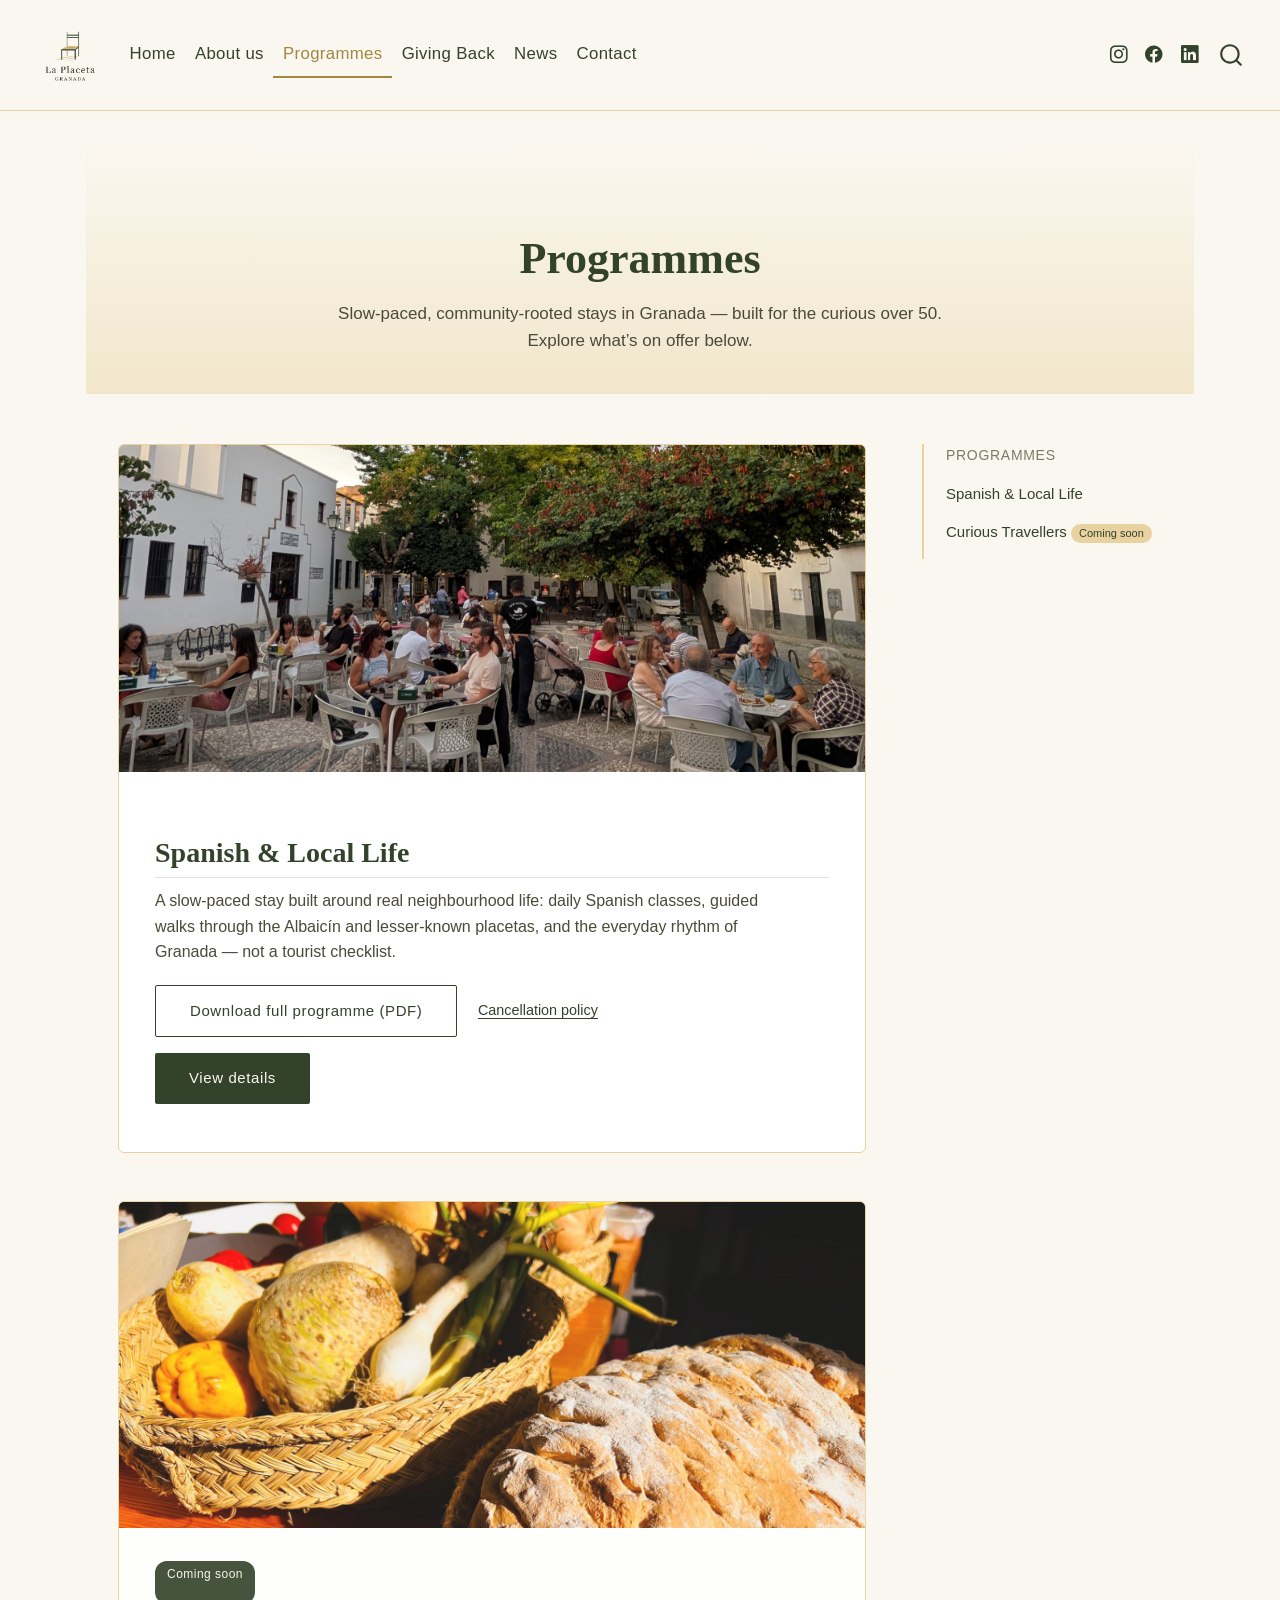
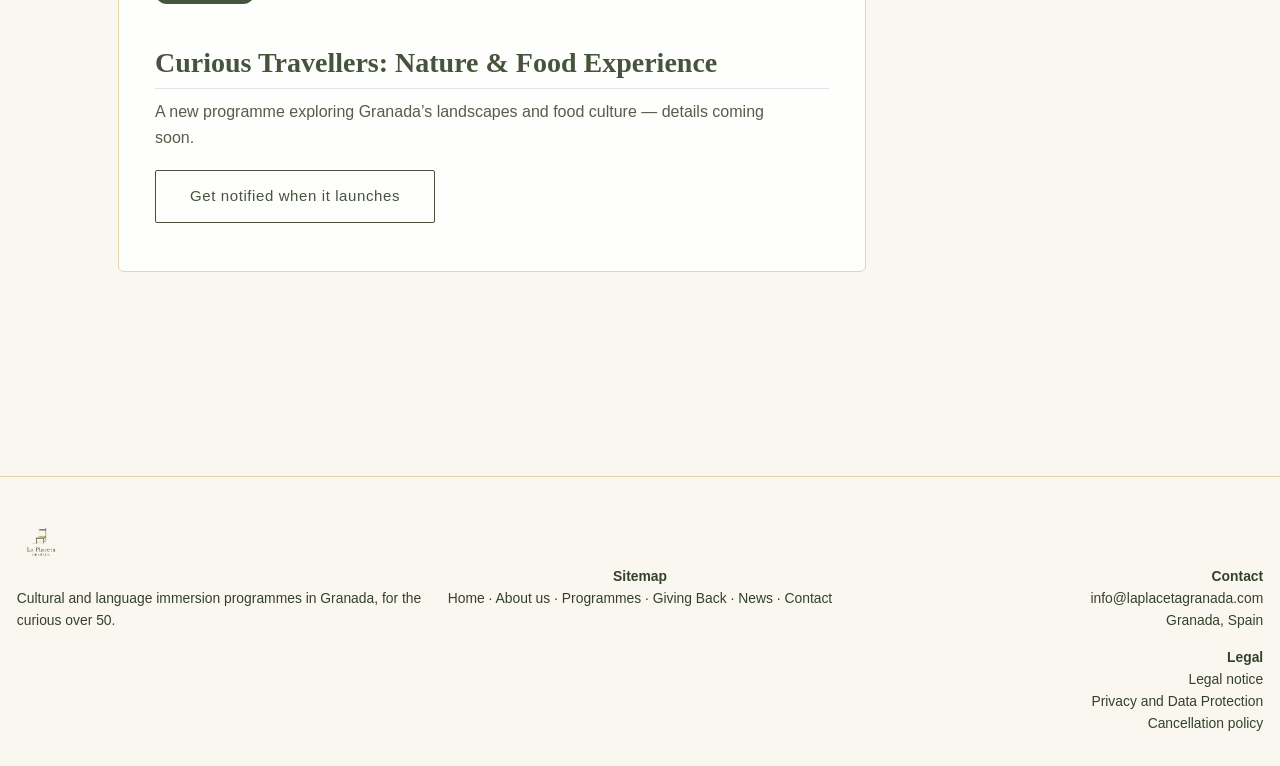
<file: docs/programmes.html>
<!DOCTYPE html>
<html xmlns="http://www.w3.org/1999/xhtml" lang="en" xml:lang="en"><head>

<meta charset="utf-8">
<meta name="generator" content="quarto-1.10.19">

<meta name="viewport" content="width=device-width, initial-scale=1.0, user-scalable=yes">


<title>Programmes – La Placeta Granada</title>
<style>
/* Default styles provided by pandoc.
** See https://pandoc.org/MANUAL.html#variables-for-html for config info.
*/
span.smallcaps{font-variant: small-caps;}
div.columns{display: flex; gap: 1.5em;}
div.column{flex: auto;}
@media screen {
div.columns{gap: min(4vw, 1.5em);}
div.column{overflow-x: auto;}
}
div.hanging-indent{margin-left: 1.5em; text-indent: -1.5em;}
ul.task-list{list-style: none;}
ul.task-list li input[type="checkbox"] {
  width: 0.8em;
  margin: 0 0.8em 0.2em -1em; /* quarto-specific, see https://github.com/quarto-dev/quarto-cli/issues/4556 */ 
  vertical-align: middle;
}
</style>


<script src="site_libs/quarto-nav/quarto-nav.js"></script>
<script src="site_libs/clipboard/clipboard.min.js"></script>
<script src="site_libs/quarto-search/autocomplete.umd.js"></script>
<script src="site_libs/quarto-search/fuse.min.js"></script>
<script src="site_libs/quarto-search/quarto-search.js"></script>
<meta name="quarto:offset" content="./">
<script src="site_libs/quarto-html/quarto.js" type="module"></script>
<script src="site_libs/quarto-html/tabsets/tabsets.js" type="module"></script>
<script src="site_libs/quarto-html/popper.min.js"></script>
<script src="site_libs/quarto-html/tippy.umd.min.js"></script>
<script src="site_libs/quarto-html/anchor.min.js"></script>
<link href="site_libs/quarto-html/tippy.css" rel="stylesheet">
<link href="site_libs/quarto-html/quarto-syntax-highlighting-bf27225e3a48a9273f3daa8f8e829971.css" rel="stylesheet" id="quarto-text-highlighting-styles">
<script src="site_libs/bootstrap/bootstrap.min.js"></script>
<link href="site_libs/bootstrap/bootstrap-icons.css" rel="stylesheet">
<link href="site_libs/bootstrap/bootstrap-3b8a17e0075c7671458ac0bf03225e95.min.css" rel="stylesheet" append-hash="true" id="quarto-bootstrap" data-mode="light">
<script id="quarto-search-options" type="application/json">{
  "location": "navbar",
  "copy-button": false,
  "collapse-after": 3,
  "panel-placement": "end",
  "type": "overlay",
  "limit": 50,
  "keyboard-shortcut": [
    "f",
    "/",
    "s"
  ],
  "show-item-context": false,
  "language": {
    "search-no-results-text": "No results",
    "search-matching-documents-text": "matching documents",
    "search-copy-link-title": "Copy link to search",
    "search-hide-matches-text": "Hide additional matches",
    "search-more-match-text": "more match in this document",
    "search-more-matches-text": "more matches in this document",
    "search-clear-button-title": "Clear",
    "search-text-placeholder": "",
    "search-detached-cancel-button-title": "Cancel",
    "search-submit-button-title": "Submit",
    "search-label": "Search"
  }
}</script>


<link rel="stylesheet" href="theme/custom.css">
<link rel="stylesheet" href="theme/news.css">
<link rel="stylesheet" href="theme/legal.css">
</head>

<body class="nav-fixed fullcontent quarto-light">

<div id="quarto-search-results"></div>
  <header id="quarto-header" class="headroom fixed-top">
    <nav class="navbar navbar-expand-lg " data-bs-theme="dark">
      <div class="navbar-container container-fluid">
      <div class="navbar-brand-container mx-auto">
    <a href="./index.html" class="navbar-brand navbar-brand-logo">
    <img src="./images/brand/logo.png" alt="La Placeta Granada" class="navbar-logo light-content">
    <img src="./images/brand/logo.png" alt="La Placeta Granada" class="navbar-logo dark-content">
    </a>
  </div>
            <div id="quarto-search" class="" title="Search"></div>
          <button class="navbar-toggler" type="button" data-bs-toggle="collapse" data-bs-target="#navbarCollapse" aria-controls="navbarCollapse" role="menu" aria-expanded="false" aria-label="Toggle navigation" onclick="if (window.quartoToggleHeadroom) { window.quartoToggleHeadroom(); }">
  <span class="navbar-toggler-icon"></span>
</button>
          <div class="collapse navbar-collapse" id="navbarCollapse">
            <ul class="navbar-nav navbar-nav-scroll me-auto">
  <li class="nav-item">
    <a class="nav-link" href="./index.html"> 
<span class="menu-text">Home</span></a>
  </li>  
  <li class="nav-item">
    <a class="nav-link" href="./about-us.html"> 
<span class="menu-text">About us</span></a>
  </li>  
  <li class="nav-item">
    <a class="nav-link active" href="./programmes.html" aria-current="page"> 
<span class="menu-text">Programmes</span></a>
  </li>  
  <li class="nav-item">
    <a class="nav-link" href="./giving-back.html"> 
<span class="menu-text">Giving Back</span></a>
  </li>  
  <li class="nav-item">
    <a class="nav-link" href="./news.html"> 
<span class="menu-text">News</span></a>
  </li>  
  <li class="nav-item">
    <a class="nav-link" href="./contact.html"> 
<span class="menu-text">Contact</span></a>
  </li>  
</ul>
            <ul class="navbar-nav navbar-nav-scroll ms-auto">
  <li class="nav-item compact">
    <a class="nav-link" href="https://instagram.com/laplacetagranada"> <i class="bi bi-instagram" role="img" aria-label="Instagram">
</i> 
<span class="menu-text"></span></a>
  </li>  
  <li class="nav-item compact">
    <a class="nav-link" href="https://www.facebook.com/share/19Ra23UsVJ/"> <i class="bi bi-facebook" role="img" aria-label="Facebook">
</i> 
<span class="menu-text"></span></a>
  </li>  
  <li class="nav-item compact">
    <a class="nav-link" href="https://www.linkedin.com/company/la-placeta-granada/"> <i class="bi bi-linkedin" role="img" aria-label="LinkedIn">
</i> 
<span class="menu-text"></span></a>
  </li>  
</ul>
          </div> <!-- /navcollapse -->
            <div class="quarto-navbar-tools">
</div>
      </div> <!-- /container-fluid -->
    </nav>
</header>
<!-- content -->
<div id="quarto-content" class="quarto-container page-columns page-rows-contents page-layout-article page-navbar">
<!-- sidebar -->
<!-- margin-sidebar -->
    
<!-- main -->
<main class="content" id="quarto-document-content">

<header id="title-block-header" class="quarto-title-block default">
<div class="quarto-title">
<h1 class="title">Programmes</h1>
</div>



<div class="quarto-title-meta">

    
  
    
  </div>
  


</header>


<section id="programmes" class="level1 page-banner">
<h1>Programmes</h1>
<p>Slow-paced, community-rooted stays in Granada — built for the curious over 50. Explore what’s on offer below.</p>
</section>
<div class="programmes-layout">
<div class="programmes-list">
<div id="sle" class="prog-card">
<div class="photo">
<div class="quarto-figure quarto-figure-center">
<figure class="figure">
<p><img src="images/photography/local-life.jpg" class="img-fluid figure-img"></p>
<figcaption>Spanish &amp; Local Life</figcaption>
</figure>
</div>
</div>
<section id="spanish-local-life" class="level2 body">
<h2 class="anchored" data-anchor-id="spanish-local-life">Spanish &amp; Local Life</h2>
<div class="blurb">
<p>A slow-paced stay built around real neighbourhood life: daily Spanish classes, guided walks through the Albaicín and lesser-known placetas, and the everyday rhythm of Granada — not a tourist checklist.</p>
</div>
<div class="actions">
<p><a href="./programmes/laplaceta-spa-local-life-programme.pdf" class="btn secondary">Download full programme (PDF)</a> <a href="./cancellation-policy.html#sle" class="policy-link">Cancellation policy</a></p>
</div>
<details class="prog-details">
<summary class="btn">
View details
</summary>
<div class="details-grid">
<dl>
<dt>Duration &amp; dates</dt>
<dd>
2 weeks · offered in Spring (April–May) and Autumn (September–October)
</dd>
<dt>Who it’s for</dt>
<dd>
Adults 50+ curious about Spanish language and culture — no prior experience needed
</dd>
<dt>Group size &amp; level</dt>
<dd>
Small groups (max. 18 people) · basic Spanish welcome
</dd>
<dt>What’s included</dt>
<dd>
Daily Spanish classes, guided neighbourhood walks, cultural workshops, welcome dinner and local excursions
</dd>
<dt>Price</dt>
<dd>
From €2,800
</dd>
<dt>How to apply</dt>
<dd>
Get in touch via <a href="mailto:info@laplacetagranada.com">info@laplacetagranada.com</a> — we’ll guide you through the rest
</dd>
</dl>
</div>
<div class="pdf-note">
<p>Full itinerary, exact dates and terms are detailed in the downloadable programme PDF.</p>
</div>
</details>
</section>
</div>
<div id="ctnfe" class="prog-card coming-soon">
<div class="photo">
<div class="quarto-figure quarto-figure-center">
<figure class="figure">
<p><img src="images/photography/hogaza-pan.jpeg" class="img-fluid figure-img"></p>
<figcaption>Curious Travellers: Nature &amp; Food Experience</figcaption>
</figure>
</div>
</div>
<div class="body">
<div class="badge-soon">
<p>Coming soon</p>
</div>
<section id="curious-travellers-nature-food-experience" class="level2">
<h2 class="anchored" data-anchor-id="curious-travellers-nature-food-experience">Curious Travellers: Nature &amp; Food Experience</h2>
<div class="blurb">
<p>A new programme exploring Granada’s landscapes and food culture — details coming soon.</p>
</div>
<div class="actions">
<p><a href="./contact.html" class="btn secondary">Get notified when it launches</a></p>
</div>
</section>
</div>
</div>
</div>
<div class="side-nav">
<div class="side-nav-title">
<p>Programmes</p>
</div>
<p><a href="#sle">Spanish &amp; Local Life</a></p>
<p><a href="#ctnfe">Curious Travellers <span class="tag">Coming soon</span></a></p>
</div>
</div>



</main> <!-- /main -->
<script id="quarto-html-after-body" type="application/javascript">
  window.document.addEventListener("DOMContentLoaded", function (event) {
    const icon = "";
    const anchorJS = new window.AnchorJS();
    anchorJS.options = {
      placement: 'right',
      icon: icon
    };
    anchorJS.add('.anchored');
    const isCodeAnnotation = (el) => {
      for (const clz of el.classList) {
        if (clz.startsWith('code-annotation-')) {                     
          return true;
        }
      }
      return false;
    }
    const onCopySuccess = function(e) {
      // button target
      const button = e.trigger;
      // don't keep focus
      button.blur();
      // flash "checked"
      button.classList.add('code-copy-button-checked');
      var currentTitle = button.getAttribute("title");
      button.setAttribute("title", "Copied!");
      let tooltip;
      if (window.bootstrap) {
        button.setAttribute("data-bs-toggle", "tooltip");
        button.setAttribute("data-bs-placement", "left");
        button.setAttribute("data-bs-title", "Copied!");
        tooltip = new bootstrap.Tooltip(button, 
          { trigger: "manual", 
            customClass: "code-copy-button-tooltip",
            offset: [0, -8]});
        tooltip.show();    
      }
      setTimeout(function() {
        if (tooltip) {
          tooltip.hide();
          button.removeAttribute("data-bs-title");
          button.removeAttribute("data-bs-toggle");
          button.removeAttribute("data-bs-placement");
        }
        button.setAttribute("title", currentTitle);
        button.classList.remove('code-copy-button-checked');
      }, 1000);
      // clear code selection
      e.clearSelection();
    }
    const getTextToCopy = function(trigger) {
      const outerScaffold = trigger.parentElement.cloneNode(true);
      const codeEl = outerScaffold.querySelector('code');
      for (const childEl of codeEl.children) {
        if (isCodeAnnotation(childEl)) {
          childEl.remove();
        }
      }
      return codeEl.innerText;
    }
    const clipboard = new window.ClipboardJS('.code-copy-button:not([data-in-quarto-modal])', {
      text: getTextToCopy
    });
    clipboard.on('success', onCopySuccess);
    if (window.document.getElementById('quarto-embedded-source-code-modal')) {
      const clipboardModal = new window.ClipboardJS('.code-copy-button[data-in-quarto-modal]', {
        text: getTextToCopy,
        container: window.document.getElementById('quarto-embedded-source-code-modal')
      });
      clipboardModal.on('success', onCopySuccess);
    }
      var localhostRegex = new RegExp(/^(?:http|https):\/\/localhost\:?[0-9]*\//);
      var mailtoRegex = new RegExp(/^mailto:/);
        var filterRegex = new RegExp("https:\/\/laplacetagranada\.com");
      var isInternal = (href) => {
          return filterRegex.test(href) || localhostRegex.test(href) || mailtoRegex.test(href);
      }
      // Inspect non-navigation links and adorn them if external
     var links = window.document.querySelectorAll('a[href]:not(.nav-link):not(.navbar-brand):not(.toc-action):not(.sidebar-link):not(.sidebar-item-toggle):not(.pagination-link):not(.no-external):not([aria-hidden]):not(.dropdown-item):not(.quarto-navigation-tool):not(.about-link)');
      for (var i=0; i<links.length; i++) {
        const link = links[i];
        if (!isInternal(link.href)) {
          // undo the damage that might have been done by quarto-nav.js in the case of
          // links that we want to consider external
          if (link.dataset.originalHref !== undefined) {
            link.href = link.dataset.originalHref;
          }
        }
      }
    function tippyHover(el, contentFn, onTriggerFn, onUntriggerFn) {
      const config = {
        allowHTML: true,
        maxWidth: 500,
        delay: 100,
        arrow: false,
        appendTo: function(el) {
            return el.parentElement;
        },
        interactive: true,
        interactiveBorder: 10,
        theme: 'quarto',
        placement: 'bottom-start',
      };
      if (contentFn) {
        config.content = contentFn;
      }
      if (onTriggerFn) {
        config.onTrigger = onTriggerFn;
      }
      if (onUntriggerFn) {
        config.onUntrigger = onUntriggerFn;
      }
      window.tippy(el, config); 
    }
    const noterefs = window.document.querySelectorAll('a[role="doc-noteref"]');
    for (var i=0; i<noterefs.length; i++) {
      const ref = noterefs[i];
      tippyHover(ref, function() {
        // use id or data attribute instead here
        let href = ref.getAttribute('data-footnote-href') || ref.getAttribute('href');
        try { href = new URL(href).hash; } catch {}
        const id = href.replace(/^#\/?/, "");
        const note = window.document.getElementById(id);
        if (note) {
          return note.innerHTML;
        } else {
          return "";
        }
      });
    }
    const xrefs = window.document.querySelectorAll('a.quarto-xref');
    const processXRef = (id, note) => {
      // Strip column container classes
      const stripColumnClz = (el) => {
        el.classList.remove("page-full", "page-columns");
        if (el.children) {
          for (const child of el.children) {
            stripColumnClz(child);
          }
        }
      }
      stripColumnClz(note)
      if (id === null || id.startsWith('sec-')) {
        // Special case sections, only their first couple elements
        const container = document.createElement("div");
        if (note.children && note.children.length > 2) {
          container.appendChild(note.children[0].cloneNode(true));
          for (let i = 1; i < note.children.length; i++) {
            const child = note.children[i];
            if (child.tagName === "P" && child.innerText === "") {
              continue;
            } else {
              container.appendChild(child.cloneNode(true));
              break;
            }
          }
          if (window.Quarto?.typesetMath) {
            window.Quarto.typesetMath(container);
          }
          return container.innerHTML
        } else {
          if (window.Quarto?.typesetMath) {
            window.Quarto.typesetMath(note);
          }
          return note.innerHTML;
        }
      } else {
        // Remove any anchor links if they are present
        const anchorLink = note.querySelector('a.anchorjs-link');
        if (anchorLink) {
          anchorLink.remove();
        }
        if (window.Quarto?.typesetMath) {
          window.Quarto.typesetMath(note);
        }
        if (note.classList.contains("callout")) {
          return note.outerHTML;
        } else {
          return note.innerHTML;
        }
      }
    }
    for (var i=0; i<xrefs.length; i++) {
      const xref = xrefs[i];
      tippyHover(xref, undefined, function(instance) {
        instance.disable();
        let url = xref.getAttribute('href');
        let hash = undefined; 
        if (url.startsWith('#')) {
          hash = url;
        } else {
          try { hash = new URL(url).hash; } catch {}
        }
        if (hash) {
          const id = hash.replace(/^#\/?/, "");
          const note = window.document.getElementById(id);
          if (note !== null) {
            try {
              const html = processXRef(id, note.cloneNode(true));
              instance.setContent(html);
            } finally {
              instance.enable();
              instance.show();
            }
          } else {
            // See if we can fetch this
            fetch(url.split('#')[0])
            .then(res => res.text())
            .then(html => {
              const parser = new DOMParser();
              const htmlDoc = parser.parseFromString(html, "text/html");
              const note = htmlDoc.getElementById(id);
              if (note !== null) {
                const html = processXRef(id, note);
                instance.setContent(html);
              } 
            }).finally(() => {
              instance.enable();
              instance.show();
            });
          }
        } else {
          // See if we can fetch a full url (with no hash to target)
          // This is a special case and we should probably do some content thinning / targeting
          fetch(url)
          .then(res => res.text())
          .then(html => {
            const parser = new DOMParser();
            const htmlDoc = parser.parseFromString(html, "text/html");
            const note = htmlDoc.querySelector('main.content');
            if (note !== null) {
              // This should only happen for chapter cross references
              // (since there is no id in the URL)
              // remove the first header
              if (note.children.length > 0 && note.children[0].tagName === "HEADER") {
                note.children[0].remove();
              }
              const html = processXRef(null, note);
              instance.setContent(html);
            } 
          }).finally(() => {
            instance.enable();
            instance.show();
          });
        }
      }, function(instance) {
      });
    }
        let selectedAnnoteEl;
        const selectorForAnnotation = ( cell, annotation) => {
          let cellAttr = 'data-code-cell="' + cell + '"';
          let lineAttr = 'data-code-annotation="' +  annotation + '"';
          const selector = 'span[' + cellAttr + '][' + lineAttr + ']';
          return selector;
        }
        const selectCodeLines = (annoteEl) => {
          const doc = window.document;
          const targetCell = annoteEl.getAttribute("data-target-cell");
          const targetAnnotation = annoteEl.getAttribute("data-target-annotation");
          const annoteSpan = window.document.querySelector(selectorForAnnotation(targetCell, targetAnnotation));
          const lines = annoteSpan.getAttribute("data-code-lines").split(",");
          const lineIds = lines.map((line) => {
            return targetCell + "-" + line;
          })
          let top = null;
          let height = null;
          let parent = null;
          if (lineIds.length > 0) {
              //compute the position of the single el (top and bottom and make a div)
              const el = window.document.getElementById(lineIds[0]);
              top = el.offsetTop;
              height = el.offsetHeight;
              parent = el.parentElement.parentElement;
            if (lineIds.length > 1) {
              const lastEl = window.document.getElementById(lineIds[lineIds.length - 1]);
              const bottom = lastEl.offsetTop + lastEl.offsetHeight;
              height = bottom - top;
            }
            if (top !== null && height !== null && parent !== null) {
              // cook up a div (if necessary) and position it 
              let div = window.document.getElementById("code-annotation-line-highlight");
              if (div === null) {
                div = window.document.createElement("div");
                div.setAttribute("id", "code-annotation-line-highlight");
                div.style.position = 'absolute';
                parent.appendChild(div);
              }
              div.style.top = top - 2 + "px";
              div.style.height = height + 4 + "px";
              div.style.left = 0;
              let gutterDiv = window.document.getElementById("code-annotation-line-highlight-gutter");
              if (gutterDiv === null) {
                gutterDiv = window.document.createElement("div");
                gutterDiv.setAttribute("id", "code-annotation-line-highlight-gutter");
                gutterDiv.style.position = 'absolute';
                const codeCell = window.document.getElementById(targetCell);
                const gutter = codeCell.querySelector('.code-annotation-gutter');
                gutter.appendChild(gutterDiv);
              }
              gutterDiv.style.top = top - 2 + "px";
              gutterDiv.style.height = height + 4 + "px";
            }
            selectedAnnoteEl = annoteEl;
          }
        };
        const unselectCodeLines = () => {
          const elementsIds = ["code-annotation-line-highlight", "code-annotation-line-highlight-gutter"];
          elementsIds.forEach((elId) => {
            const div = window.document.getElementById(elId);
            if (div) {
              div.remove();
            }
          });
          selectedAnnoteEl = undefined;
        };
          // Handle positioning of the toggle
      window.addEventListener(
        "resize",
        throttle(() => {
          elRect = undefined;
          if (selectedAnnoteEl) {
            selectCodeLines(selectedAnnoteEl);
          }
        }, 10)
      );
      function throttle(fn, ms) {
      let throttle = false;
      let timer;
        return (...args) => {
          if(!throttle) { // first call gets through
              fn.apply(this, args);
              throttle = true;
          } else { // all the others get throttled
              if(timer) clearTimeout(timer); // cancel #2
              timer = setTimeout(() => {
                fn.apply(this, args);
                timer = throttle = false;
              }, ms);
          }
        };
      }
        // Attach click handler to the DT
        const annoteDls = window.document.querySelectorAll('dt[data-target-cell]');
        for (const annoteDlNode of annoteDls) {
          annoteDlNode.addEventListener('click', (event) => {
            const clickedEl = event.target;
            if (clickedEl !== selectedAnnoteEl) {
              unselectCodeLines();
              const activeEl = window.document.querySelector('dt[data-target-cell].code-annotation-active');
              if (activeEl) {
                activeEl.classList.remove('code-annotation-active');
              }
              selectCodeLines(clickedEl);
              clickedEl.classList.add('code-annotation-active');
            } else {
              // Unselect the line
              unselectCodeLines();
              clickedEl.classList.remove('code-annotation-active');
            }
          });
        }
    const findCites = (el) => {
      const parentEl = el.parentElement;
      if (parentEl) {
        const cites = parentEl.dataset.cites;
        if (cites) {
          return {
            el,
            cites: cites.split(' ')
          };
        } else {
          return findCites(el.parentElement)
        }
      } else {
        return undefined;
      }
    };
    var bibliorefs = window.document.querySelectorAll('a[role="doc-biblioref"]');
    for (var i=0; i<bibliorefs.length; i++) {
      const ref = bibliorefs[i];
      const citeInfo = findCites(ref);
      if (citeInfo) {
        tippyHover(citeInfo.el, function() {
          var popup = window.document.createElement('div');
          citeInfo.cites.forEach(function(cite) {
            var citeDiv = window.document.createElement('div');
            citeDiv.classList.add('hanging-indent');
            citeDiv.classList.add('csl-entry');
            var biblioDiv = window.document.getElementById('ref-' + cite);
            if (biblioDiv) {
              citeDiv.innerHTML = biblioDiv.innerHTML;
            }
            popup.appendChild(citeDiv);
          });
          return popup.innerHTML;
        });
      }
    }
  });
  </script>
</div> <!-- /content -->
<footer class="footer">
  <div class="nav-footer">
    <div class="nav-footer-left">
<p><img src="./images/brand/logo.png" height="48"><br>
Cultural and language immersion programmes in Granada, for the curious over 50.</p>
</div>   
    <div class="nav-footer-center">
<p><strong>Sitemap</strong><br>
<a href="./index.html">Home</a> · <a href="./about-us.html">About us</a> · <a href="./programmes.html">Programmes</a> · <a href="./giving-back.html">Giving Back</a> · <a href="./news.html">News</a> · <a href="./contact.html">Contact</a></p>
</div>
    <div class="nav-footer-right">
<p><strong>Contact</strong><br>
<a href="mailto:info@laplacetagranada.com">info@laplacetagranada.com</a><br>
Granada, Spain</p>
<p><strong>Legal</strong><br>
<a href="./legal-notice.html">Legal notice</a><br>
<a href="./privacy.html">Privacy and Data Protection</a><br>
<a href="./cancellation-policy.html">Cancellation policy</a></p>
</div>
  </div>
</footer>




</body></html>
</file>
<file: docs/site_libs/quarto-html/tippy.css>
.tippy-box[data-animation=fade][data-state=hidden]{opacity:0}[data-tippy-root]{max-width:calc(100vw - 10px)}.tippy-box{position:relative;background-color:#333;color:#fff;border-radius:4px;font-size:14px;line-height:1.4;white-space:normal;outline:0;transition-property:transform,visibility,opacity}.tippy-box[data-placement^=top]>.tippy-arrow{bottom:0}.tippy-box[data-placement^=top]>.tippy-arrow:before{bottom:-7px;left:0;border-width:8px 8px 0;border-top-color:initial;transform-origin:center top}.tippy-box[data-placement^=bottom]>.tippy-arrow{top:0}.tippy-box[data-placement^=bottom]>.tippy-arrow:before{top:-7px;left:0;border-width:0 8px 8px;border-bottom-color:initial;transform-origin:center bottom}.tippy-box[data-placement^=left]>.tippy-arrow{right:0}.tippy-box[data-placement^=left]>.tippy-arrow:before{border-width:8px 0 8px 8px;border-left-color:initial;right:-7px;transform-origin:center left}.tippy-box[data-placement^=right]>.tippy-arrow{left:0}.tippy-box[data-placement^=right]>.tippy-arrow:before{left:-7px;border-width:8px 8px 8px 0;border-right-color:initial;transform-origin:center right}.tippy-box[data-inertia][data-state=visible]{transition-timing-function:cubic-bezier(.54,1.5,.38,1.11)}.tippy-arrow{width:16px;height:16px;color:#333}.tippy-arrow:before{content:"";position:absolute;border-color:transparent;border-style:solid}.tippy-content{position:relative;padding:5px 9px;z-index:1}
</file>
<file: docs/site_libs/quarto-html/quarto-syntax-highlighting-bf27225e3a48a9273f3daa8f8e829971.css>
/* quarto syntax highlight colors */
:root {
  --quarto-hl-ot-color: #003B4F;
  --quarto-hl-at-color: #657422;
  --quarto-hl-ss-color: #20794D;
  --quarto-hl-an-color: #5E5E5E;
  --quarto-hl-fu-color: #4758AB;
  --quarto-hl-st-color: #20794D;
  --quarto-hl-cf-color: #003B4F;
  --quarto-hl-op-color: #5E5E5E;
  --quarto-hl-er-color: #AD0000;
  --quarto-hl-bn-color: #AD0000;
  --quarto-hl-al-color: #AD0000;
  --quarto-hl-va-color: #111111;
  --quarto-hl-bu-color: inherit;
  --quarto-hl-ex-color: inherit;
  --quarto-hl-pp-color: #AD0000;
  --quarto-hl-in-color: #5E5E5E;
  --quarto-hl-vs-color: #20794D;
  --quarto-hl-wa-color: #5E5E5E;
  --quarto-hl-do-color: #5E5E5E;
  --quarto-hl-im-color: #00769E;
  --quarto-hl-ch-color: #20794D;
  --quarto-hl-dt-color: #AD0000;
  --quarto-hl-fl-color: #AD0000;
  --quarto-hl-co-color: #5E5E5E;
  --quarto-hl-cv-color: #5E5E5E;
  --quarto-hl-cn-color: #8f5902;
  --quarto-hl-sc-color: #5E5E5E;
  --quarto-hl-dv-color: #AD0000;
  --quarto-hl-kw-color: #003B4F;
}

/* other quarto variables */
:root {
  --quarto-font-monospace: SFMono-Regular, Menlo, Monaco, Consolas, "Liberation Mono", "Courier New", monospace;
}

/* syntax highlight based on Pandoc's rules */
pre > code.sourceCode > span {
  color: #003B4F;
}

code.sourceCode > span {
  color: #003B4F;
}

div.sourceCode,
div.sourceCode pre.sourceCode {
  color: #003B4F;
}

/* Normal */
code span {
  color: #003B4F;
}

/* Alert */
code span.al {
  color: #AD0000;
  font-style: inherit;
}

/* Annotation */
code span.an {
  color: #5E5E5E;
  font-style: inherit;
}

/* Attribute */
code span.at {
  color: #657422;
  font-style: inherit;
}

/* BaseN */
code span.bn {
  color: #AD0000;
  font-style: inherit;
}

/* BuiltIn */
code span.bu {
  font-style: inherit;
}

/* ControlFlow */
code span.cf {
  color: #003B4F;
  font-weight: bold;
  font-style: inherit;
}

/* Char */
code span.ch {
  color: #20794D;
  font-style: inherit;
}

/* Constant */
code span.cn {
  color: #8f5902;
  font-style: inherit;
}

/* Comment */
code span.co {
  color: #5E5E5E;
  font-style: inherit;
}

/* CommentVar */
code span.cv {
  color: #5E5E5E;
  font-style: italic;
}

/* Documentation */
code span.do {
  color: #5E5E5E;
  font-style: italic;
}

/* DataType */
code span.dt {
  color: #AD0000;
  font-style: inherit;
}

/* DecVal */
code span.dv {
  color: #AD0000;
  font-style: inherit;
}

/* Error */
code span.er {
  color: #AD0000;
  font-style: inherit;
}

/* Extension */
code span.ex {
  font-style: inherit;
}

/* Float */
code span.fl {
  color: #AD0000;
  font-style: inherit;
}

/* Function */
code span.fu {
  color: #4758AB;
  font-style: inherit;
}

/* Import */
code span.im {
  color: #00769E;
  font-style: inherit;
}

/* Information */
code span.in {
  color: #5E5E5E;
  font-style: inherit;
}

/* Keyword */
code span.kw {
  color: #003B4F;
  font-weight: bold;
  font-style: inherit;
}

/* Operator */
code span.op {
  color: #5E5E5E;
  font-style: inherit;
}

/* Other */
code span.ot {
  color: #003B4F;
  font-style: inherit;
}

/* Preprocessor */
code span.pp {
  color: #AD0000;
  font-style: inherit;
}

/* SpecialChar */
code span.sc {
  color: #5E5E5E;
  font-style: inherit;
}

/* SpecialString */
code span.ss {
  color: #20794D;
  font-style: inherit;
}

/* String */
code span.st {
  color: #20794D;
  font-style: inherit;
}

/* Variable */
code span.va {
  color: #111111;
  font-style: inherit;
}

/* VerbatimString */
code span.vs {
  color: #20794D;
  font-style: inherit;
}

/* Warning */
code span.wa {
  color: #5E5E5E;
  font-style: italic;
}

.prevent-inlining {
  content: "</";
}

/*# sourceMappingURL=8be38f48d34c45af72792cbd699585e7.css.map */
</file>
<file: docs/theme/custom.css>
:root{
  --olive:#33422A;
  --ochre:#A3863F;
  --sand:#E8D3A0;
  --cream:#FAF7F0;
}

a{ color: inherit; }
img{ max-width:100%; display:block; }

/* Each page builds its own heading inside the design (hero, page-banner, etc.),
   so we hide Quarto's automatic title block to avoid a duplicate heading. */
#title-block-header{ display:none; }

/* Quarto adds a caption under every Markdown image automatically (using the alt
   text). Our design doesn't show visible captions, so we hide them everywhere
   (the alt text is still there for accessibility / screen readers). */
figure > figcaption{
  position:absolute; width:1px; height:1px; overflow:hidden; clip:rect(0,0,0,0);
}
figure{ position:relative; margin:0; }

/* ==== Eyebrow / section label ====
   Small uppercase ochre label used above headings across the site
   (hero quotes, programme cards, About us blocks, Contact page).
   One shared rule here controls size/colour/spacing everywhere;
   each location below only sets its own margin. */
.eyebrow, .section-heading{
  font-size:16px;text-transform:uppercase;letter-spacing:0.07em;color:var(--ochre);
}

/* ==== Buttons / notes / dividers ==== */
.btn{
  display:inline-block;background:var(--olive);color:var(--cream);
  padding:14px 34px;border-radius:2px;text-decoration:none;
  font-size:15px;letter-spacing:0.04em;border:none;cursor:pointer;transition:background 0.2s;
}
.btn:hover{background:var(--ochre);color:var(--cream);}
.btn.secondary{background:transparent;color:var(--olive);border:1px solid var(--olive);}
.btn.secondary:hover{background:var(--olive);color:var(--cream);}
hr.divider, .divider{border:none;border-top:1px solid var(--sand);max-width:1200px;margin:0 auto;}
.note{
  background:#fff3d6;border:1px dashed var(--ochre);color:#5c4a1f;
  font-size:12px;padding:6px 10px;display:inline-block;margin-top:10px;border-radius:3px;
}

/* ==== Home: Hero ==== */
.hero{
  display:grid;grid-template-columns:1.1fr 0.9fr;gap:60px;align-items:center;
  padding:80px 20px;background:linear-gradient(180deg, var(--cream) 0%, var(--sand) 160%);
  margin: 0 -2rem;
}
.hero-left{text-align:center;}
.hero-left-top{display:flex;align-items:center;justify-content:center;gap:24px;margin-bottom:22px;}
.hero-left img.iso{width:170px;opacity:0.95;}
.hero-left h1{font-size:42px;color:var(--olive);}
.hero-left .slogan{font-family:Georgia, serif;font-style:italic;color:var(--ochre);font-size:24px;margin-bottom:0;}
.hero-right{
  font-family:Georgia, 'Times New Roman', serif;font-size:28px;line-height:1.5;color:var(--olive);
  border-left:3px solid var(--ochre);padding-left:28px;
}

/* ==== Home: Placeta quotes block ==== */
.quotes-block{padding:70px 0 20px;max-width:1300px;margin:0 auto;}
.quotes{margin-bottom:40px;}
.quotes p{display:flex;justify-content:space-between;flex-wrap:wrap;gap:16px;margin:0;}
.quotes span{font-size:19px;color:var(--olive);}
.placeta-explain{text-align:center;}
.placeta-explain h2{font-size:32px;margin-bottom:30px;color:var(--olive);}
.placeta-explain p{font-size:16px;color:#4a4a3a;margin-bottom:16px;text-align:left;}
.lead-quote{text-align:center;font-weight:700;font-size:19px;color:var(--olive);max-width:640px;margin:32px auto 0;}
.photo-strip{display:grid;grid-template-columns:repeat(3,1fr);gap:4px;margin-top:40px;}
.photo-strip img{aspect-ratio:4/5;object-fit:cover;width:100%;height:100%;}

/* ==== Home: Programme teaser ==== */
.programme-teaser{background:var(--olive);color:var(--cream);padding:70px 20px;text-align:center;margin:0 -2rem;}
.programme-teaser h2{color:var(--cream);font-size:28px;margin-bottom:16px;}
.programme-teaser p{max-width:560px;margin:0 auto 28px;color:var(--sand);font-size:16px;}
.programme-teaser .btn{background:var(--sand);color:var(--olive);}
.programme-teaser .btn:hover{background:var(--ochre);color:var(--cream);}

/* ==== Shared: Page banner ==== */
.page-banner{padding:60px 20px 40px;text-align:center;background:linear-gradient(180deg, var(--cream) 0%, var(--sand) 220%);margin:0 -2rem;}
.page-banner h1{font-size:44px;color:var(--olive);margin-bottom:14px;}
.page-banner p{max-width:640px;margin:0 auto;color:#4a4a3a;font-size:17px;}

/* ==== Programmes ==== */
.programmes-layout{display:grid;grid-template-columns:1fr 240px;gap:56px;max-width:1200px;margin:0 auto;padding:50px 0 80px;align-items:start;}
.side-nav{position:sticky;top:90px;border-left:2px solid var(--sand);padding-left:22px;}
.side-nav .side-nav-title{font-size:14px;text-transform:uppercase;letter-spacing:0.05em;color:#7a7a63;margin-bottom:14px;}
.side-nav a{display:block;color:var(--olive);text-decoration:none;font-size:15px;margin-bottom:14px;line-height:1.4;}
.side-nav a:hover{color:var(--ochre);}
.side-nav .tag{display:inline-block;font-size:11px;background:var(--sand);color:var(--olive);padding:2px 8px;border-radius:10px;margin-top:4px;}
.prog-card{background:#fff;border:1px solid var(--sand);border-radius:6px;overflow:hidden;margin-bottom:48px;}
.prog-card .photo{aspect-ratio:16/7;overflow:hidden;}
.prog-card .photo img{width:100%;height:100%;object-fit:cover;}
.prog-card .body{padding:32px 36px;}
.prog-card .eyebrow{margin-bottom:8px;}
.prog-card h2{font-size:28px;margin-bottom:10px;}
.prog-card .blurb{color:#4a4a3a;font-size:16px;margin-bottom:20px;max-width:640px;}
.prog-card .actions{display:flex;gap:14px;flex-wrap:wrap;align-items:center;}
.details-grid{display:grid;grid-template-columns:repeat(2,1fr);gap:20px 40px;margin-top:10px;}
.details-grid dt{font-family:Georgia,serif;font-size:15px;color:var(--ochre);margin-bottom:4px;}
.details-grid dd{margin:0 0 4px 0;font-size:15px;color:#4a4a3a;}
.pdf-note{margin-top:18px;font-size:13px;color:#7a7a63;}
.prog-card.coming-soon{opacity:0.9;}
.badge-soon{display:inline-block;background:var(--olive);color:var(--cream);font-size:12px;letter-spacing:0.04em;padding:4px 12px;border-radius:12px;margin-bottom:10px;}

/* Details shown/hidden with <details>/<summary> (no JS needed) */
details.prog-details summary.btn{list-style:none;}
details.prog-details summary.btn::-webkit-details-marker{display:none;}
details.prog-details[open] summary.btn{background:var(--ochre);}

/* ==== About us / Giving Back: alternating blocks ==== */
.section-heading{max-width:1200px;margin:0 auto;padding-top:50px;}
.block{display:grid;grid-template-columns:1fr 1fr;gap:64px;align-items:center;max-width:1200px;margin:0 auto;padding:50px 0;}
.block.reverse .block-image{order:2;}
.block.reverse .block-text{order:1;}
/* About us gives the text column more room (60/40) than the default 50/50
   used elsewhere (e.g. Giving Back, left untouched). */
.block.wide-text{grid-template-columns:40% 60%;}
.block.wide-text.reverse{grid-template-columns:60% 40%;}
.block-image{border-radius:6px;overflow:hidden;aspect-ratio:4/3;}
.block-image img{width:100%;height:100%;object-fit:cover;}
/* About us uses taller photo slots (same 4:5 ratio as the Home photo strip)
   so its vertical/portrait photos fit without odd cropping. Giving Back
   keeps the wider 4:3 default above. */
.block-image.tall{aspect-ratio:4/5;max-width:70%;margin:0 auto;}
.block-text .eyebrow{margin-bottom:12px;}
.block-text h2{font-size:28px;margin-bottom:18px;}
.block-text p{font-size:16px;color:#4a4a3a;}
.cta-link{display:inline-flex;align-items:center;gap:8px;color:var(--olive);text-decoration:none;font-size:15px;border-bottom:1px solid var(--ochre);padding-bottom:2px;margin-top:10px;}
.cta-link:hover{color:var(--ochre);}

/* ==== About us: Principles ==== */
.principles{max-width:1200px;margin:0 auto;padding:10px 0 70px;display:grid;grid-template-columns:repeat(2,1fr);gap:36px;}
.principle-card{background:#fff;border:1px solid var(--sand);border-radius:6px;padding:30px 32px;}
.principle-card h3{font-size:20px;margin-bottom:10px;}
.principle-card p{font-size:15px;color:#4a4a3a;margin:0;}

/* ==== Giving Back: stat + orgs ==== */
.stat-inline{display:flex;align-items:center;gap:20px;margin-top:22px;padding-top:22px;border-top:1px solid var(--sand);flex-wrap:wrap;}
.stat-number{line-height:1;}
.stat-number p{font-family:Georgia, serif;font-size:56px;font-weight:bold;font-style:italic;color:var(--ochre);line-height:1;margin:0;}
.stat-text{font-size:15px;color:#4a4a3a;max-width:420px;}
.orgs-section{max-width:1200px;margin:0 auto;padding:60px 0;}
.orgs-section h2{font-size:28px;margin-bottom:8px;text-align:center;}
.orgs-section .sub{text-align:center;color:#4a4a3a;font-size:15px;max-width:560px;margin:0 auto 30px;}
.orgs-grid{display:grid;grid-template-columns:repeat(4,1fr);gap:20px;}
.org-placeholder{aspect-ratio:3/2;background:#fff;border:1px dashed var(--sand);border-radius:6px;display:flex;align-items:center;justify-content:center;color:#9a9a86;font-size:13px;text-align:center;padding:10px;}

/* ==== Closing CTA ==== */
.closing-cta{background:var(--olive);color:var(--cream);text-align:center;padding:70px 20px;margin:0 -2rem;}
.closing-cta h2{color:var(--cream);font-size:28px;margin-bottom:16px;}
.closing-cta p{max-width:520px;margin:0 auto 28px;color:var(--sand);font-size:16px;}
.closing-cta .btn{background:var(--sand);color:var(--olive);}
.closing-cta .btn:hover{background:var(--ochre);color:var(--cream);}

/* ==== Contact ==== */
.contact-hero{
  min-height:55vh;display:flex;flex-direction:column;align-items:center;justify-content:center;text-align:center;
  padding:70px 20px;background:linear-gradient(180deg, var(--cream) 0%, var(--sand) 220%);margin:0 -2rem;
}
.contact-hero img.iso{width:110px;opacity:0.9;margin-bottom:24px;}
.contact-hero .eyebrow{margin-bottom:18px;}
.contact-hero h1{font-size:34px;max-width:820px;margin:0 auto 30px;line-height:1.4;color:var(--olive);}
.email-link{
  font-family:Georgia, serif;font-size:32px;color:var(--olive);text-decoration:none;
  border-bottom:2px solid var(--ochre);padding-bottom:6px;
}
.email-link:hover{color:var(--ochre);}
.contact-location{margin-top:20px;font-size:15px;color:#4a4a3a;}
.social-row{display:flex;gap:22px;margin-top:32px;justify-content:center;}
.social-row a{
  width:42px;height:42px;border:1px solid var(--olive);border-radius:50%;
  display:flex;align-items:center;justify-content:center;color:var(--olive);
  text-decoration:none;transition:background 0.2s, color 0.2s;
}
.social-row a:hover{background:var(--olive);color:var(--cream);}

/* ==== Responsive ==== */
@media (max-width: 900px){
  .hero{grid-template-columns:1fr;gap:28px;text-align:center;}
  .hero-right{border-left:none;border-top:3px solid var(--ochre);padding-left:0;padding-top:18px;font-size:22px;}
  .hero-left h1{font-size:32px;}
  .page-banner h1{font-size:32px;}
  .programmes-layout{grid-template-columns:1fr;}
  .side-nav{position:static;border-left:none;border-top:2px solid var(--sand);padding-left:0;padding-top:16px;display:flex;gap:20px;flex-wrap:wrap;}
  .details-grid{grid-template-columns:1fr;}
  .block, .block.wide-text, .block.wide-text.reverse{grid-template-columns:1fr;gap:28px;}
  .block.reverse .block-image{order:1;}
  .block.reverse .block-text{order:2;}
  .block-image.tall{max-width:100%;}
  .principles{grid-template-columns:1fr;}
  .orgs-grid{grid-template-columns:repeat(2,1fr);}
  .contact-hero h1{font-size:24px;}
  .email-link{font-size:22px;word-break:break-word;}
}
</file>
<file: docs/theme/news.css>
/* =========================================================
   NEWS (blog)
   ========================================================= */

/* --- News listing page --- */
.news-header{max-width:1000px;margin:70px auto 10px;text-align:left;position:relative;left:-16px;}
.news-header h1{font-family:Georgia,serif;font-size:56px;color:var(--olive);margin:0 0 10px;font-weight:700;}
.news-header p{font-size:19px;color:#7a7a63;margin:0;}

.quarto-listing-default{max-width:1000px;margin:30px auto 80px;}
.quarto-post{border:1px solid var(--sand);border-radius:6px;background:#fff;padding:0 !important;overflow:hidden;margin-bottom:32px;gap:0;transition:box-shadow .2s;}
.quarto-post:hover{box-shadow:0 6px 20px rgba(51,66,42,.12);}
.quarto-post .thumbnail{flex:0 0 42%;max-width:42%;margin:0;}
.quarto-post .thumbnail img, .quarto-post .thumbnail-image{width:100%;height:100%;min-height:280px;object-fit:cover;border-radius:0;}
.quarto-post .metadata{padding:32px 16px 0 32px !important;}
.quarto-post .body{padding:32px 36px;}
.quarto-post .body h3.listing-title{font-family:Georgia,serif;color:var(--olive);font-size:1.6rem;}
.quarto-post .listing-date{color:var(--ochre);text-transform:uppercase;font-size:.85rem;letter-spacing:.04em;}
.quarto-post .listing-description{color:#4a4a3a;font-size:1.05rem;}
.quarto-post .listing-author{color:#7a7a63;font-size:.9rem;}

/* --- Single post (body class set in posts/_metadata.yml) --- */
.blog-post #title-block-header{display:block;max-width:760px;margin:60px auto 24px;}
.blog-post #title-block-header h1.title{font-family:Georgia,serif;font-size:44px;line-height:1.15;color:var(--olive);font-weight:700;}
.blog-post #title-block-header .description{font-size:19px;color:#7a7a63;margin-top:12px;}
.blog-post .quarto-title-meta{display:flex;gap:32px;border-top:1px solid var(--sand);padding-top:14px;margin-top:20px;}
.blog-post .quarto-title-meta-heading{text-transform:uppercase;font-size:.75rem;letter-spacing:.06em;color:var(--ochre);}
.blog-post .quarto-categories .quarto-category{background:var(--sand);color:var(--olive);border:none;border-radius:10px;font-size:.75rem;}
.blog-post main.content{max-width:760px;margin:0 auto;font-size:1.1rem;line-height:1.75;}
.blog-post .post-cover img, .blog-post img.post-cover{width:100%;border-radius:6px;}
/* show photo captions in posts (hidden elsewhere on the site) */
.blog-post figure > figcaption{position:static !important;width:auto !important;height:auto !important;overflow:visible !important;clip:auto !important;display:block !important;margin-top:8px;font-size:.85rem;color:#7a7a63;font-style:italic;text-align:center;}
.blog-post blockquote{border-left:3px solid var(--ochre);padding:4px 0 4px 22px;margin:28px 0;font-family:Georgia,serif;font-style:italic;color:var(--olive);font-size:1.05rem;}
.blog-post .post-back{margin:48px 0 80px;border-top:1px solid var(--sand);padding-top:20px;}
.blog-post .post-back a{color:var(--ochre);text-decoration:none;font-weight:600;}
.blog-post .navbar a.nav-link[href$="news.html"]{color:var(--ochre) !important;}

/* --- Responsive: on phones and tablets stack the card (image on top) --- */
@media (max-width: 991.98px){
  .news-header{left:0;margin:36px 0 6px;}
  .news-header h1{font-size:40px;}
  .news-header p{font-size:16px;}
  .quarto-listing-default{margin:20px 0 50px;}
  div.quarto-post{flex-direction:column !important;gap:0 !important;}
  div.quarto-post .thumbnail{order:1 !important;flex:none !important;max-width:100% !important;width:100%;}
  div.quarto-post .thumbnail img, div.quarto-post .thumbnail-image{width:100%;height:auto;min-height:0 !important;aspect-ratio:3/2;object-fit:cover;margin:0;}
  div.quarto-post .metadata{order:2 !important;flex:none !important;padding:20px 22px 0 22px !important;}
  div.quarto-post .body{order:3 !important;flex:none !important;padding:8px 22px 26px;}
  div.quarto-post .body h3.listing-title{font-size:1.4rem;}
  .blog-post #title-block-header h1.title{font-size:32px;}
  .blog-post #title-block-header{margin-top:32px;}
}
</file>
<file: docs/theme/legal.css>
/* =========================================================
   LEGAL PAGES (legal notice, privacy, cancellation policy)
   ========================================================= */
.legal-page main.content{max-width:820px;font-size:1.02rem;line-height:1.7;}
.legal-page .news-header{left:0;max-width:none;margin:60px 0 30px;}
.legal-page .news-header h1{font-size:46px;}
.legal-page .news-header p{font-size:15px;}
.legal-page main.content h2{font-family:Georgia,serif;font-size:1.35rem;color:var(--olive);margin-top:2.2rem;padding-top:1rem;border-top:1px solid var(--sand);}
.legal-page #TOC{font-size:.9rem;}
.legal-page #TOC .nav-link.active{color:var(--ochre);}
.legal-page table{width:100%;background:#fff;border:1px solid var(--sand);}
.legal-page th{background:var(--sand);color:var(--olive);}
/* footer: Legal block */
.nav-footer-right p{margin-bottom:.9rem;}
.legal-page .controller-box{background:#fff;border:1px solid var(--sand);border-left:3px solid var(--ochre);border-radius:4px;padding:16px 20px;margin:0 0 10px;font-size:.95rem;}
/* Programmes: small link to cancellation policy */
.actions .policy-link{display:inline-block;margin-left:16px;font-size:.9rem;color:var(--olive);text-decoration:underline;text-underline-offset:3px;}
.actions .policy-link:hover{color:var(--ochre);}
</file>
